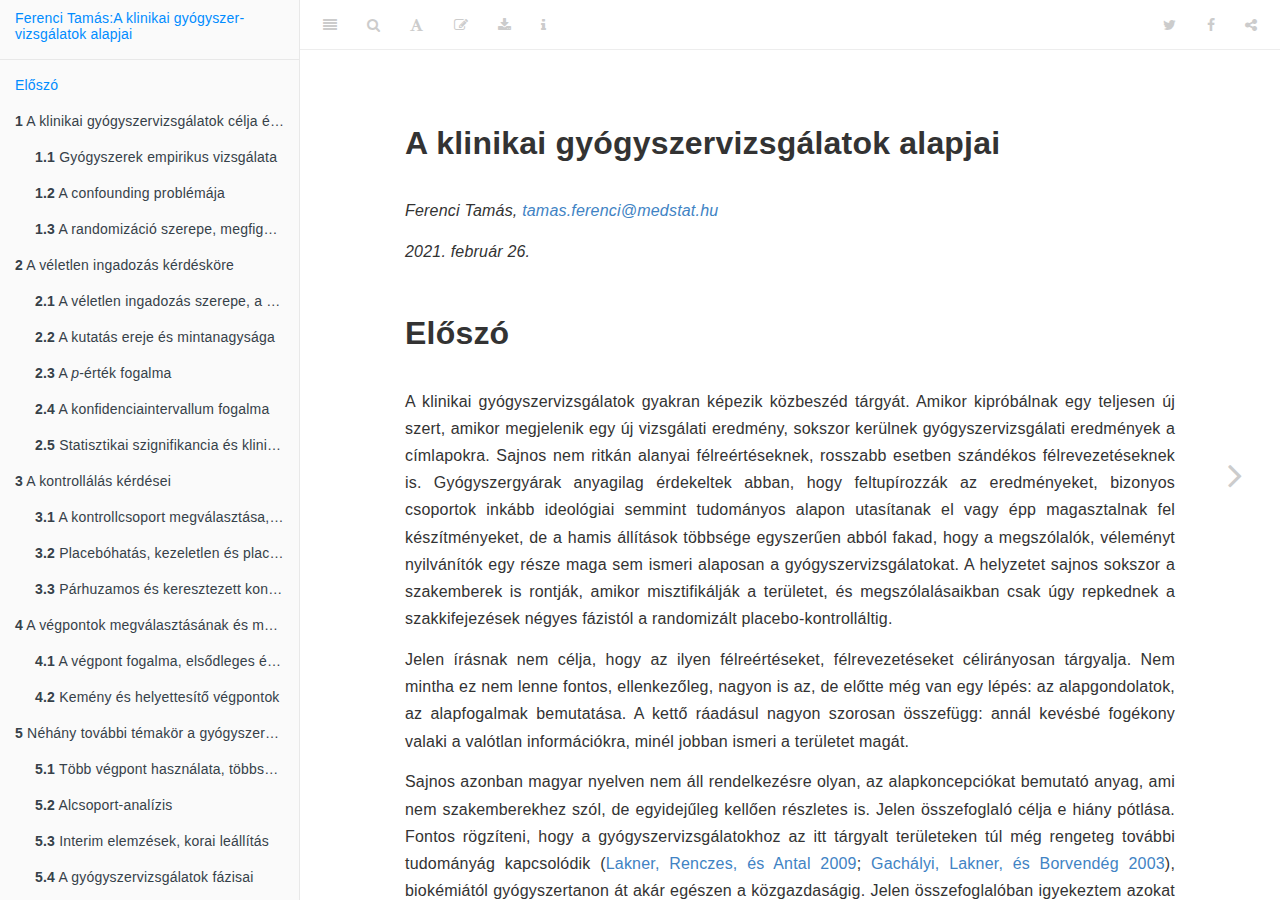
<file: docs/index.html>
<!DOCTYPE html>
<html lang="hu-HU" xml:lang="hu-HU">
<head>

  <meta charset="utf-8" />
  <meta http-equiv="X-UA-Compatible" content="IE=edge" />
  <title>A klinikai gyógyszervizsgálatok alapjai</title>
  <meta name="description" content="Nem szakembereknek szóló, minden orvosi és statisztikai előismeret nélkül is olvasható összefoglaló, amely bemutatja a klinikai gyógyszervizsgálatok értelmét, logikáját, megtervezésük és kiértékelésük alapjait." />
  <meta name="generator" content="bookdown 0.21 and GitBook 2.6.7" />

  <meta property="og:title" content="A klinikai gyógyszervizsgálatok alapjai" />
  <meta property="og:type" content="book" />
  <meta property="og:url" content="https://tamas-ferenci.github.io/FerenciTamas_AKlinikaiGyogyszervizsgalatokAlapjai/" />
  
  <meta property="og:description" content="Nem szakembereknek szóló, minden orvosi és statisztikai előismeret nélkül is olvasható összefoglaló, amely bemutatja a klinikai gyógyszervizsgálatok értelmét, logikáját, megtervezésük és kiértékelésük alapjait." />
  <meta name="github-repo" content="tamas-ferenci/FerenciTamas_AKlinikaiGyogyszervizsgalatokAlapjai" />

  <meta name="twitter:card" content="summary" />
  <meta name="twitter:title" content="A klinikai gyógyszervizsgálatok alapjai" />
  
  <meta name="twitter:description" content="Nem szakembereknek szóló, minden orvosi és statisztikai előismeret nélkül is olvasható összefoglaló, amely bemutatja a klinikai gyógyszervizsgálatok értelmét, logikáját, megtervezésük és kiértékelésük alapjait." />
  

<meta name="author" content="Ferenci Tamás, tamas.ferenci@medstat.hu" />



  <meta name="viewport" content="width=device-width, initial-scale=1" />
  <meta name="apple-mobile-web-app-capable" content="yes" />
  <meta name="apple-mobile-web-app-status-bar-style" content="black" />
  
  

<link rel="next" href="a-klinikai-gyógyszervizsgálatok-célja-és-módszerei.html"/>
<script src="libs/header-attrs-2.7/header-attrs.js"></script>
<script src="libs/jquery-2.2.3/jquery.min.js"></script>
<link href="libs/gitbook-2.6.7/css/style.css" rel="stylesheet" />
<link href="libs/gitbook-2.6.7/css/plugin-table.css" rel="stylesheet" />
<link href="libs/gitbook-2.6.7/css/plugin-bookdown.css" rel="stylesheet" />
<link href="libs/gitbook-2.6.7/css/plugin-highlight.css" rel="stylesheet" />
<link href="libs/gitbook-2.6.7/css/plugin-search.css" rel="stylesheet" />
<link href="libs/gitbook-2.6.7/css/plugin-fontsettings.css" rel="stylesheet" />
<link href="libs/gitbook-2.6.7/css/plugin-clipboard.css" rel="stylesheet" />









<!-- Global site tag (gtag.js) - Google Analytics -->
<script async src="https://www.googletagmanager.com/gtag/js?id=UA-19799395-2"></script>
<script>
  window.dataLayer = window.dataLayer || [];
  function gtag(){dataLayer.push(arguments);}
  gtag('js', new Date());

  gtag('config', 'UA-19799395-2');
</script>



<link rel="stylesheet" href="style.css" type="text/css" />
</head>

<body>



  <div class="book without-animation with-summary font-size-2 font-family-1" data-basepath=".">

    <div class="book-summary">
      <nav role="navigation">

<ul class="summary">
<li><a href="./">Ferenci Tamás:A klinikai gyógyszer-<br>vizsgálatok alapjai</a></li>

<li class="divider"></li>
<li class="chapter" data-level="" data-path="index.html"><a href="index.html"><i class="fa fa-check"></i>Előszó</a></li>
<li class="chapter" data-level="1" data-path="a-klinikai-gyógyszervizsgálatok-célja-és-módszerei.html"><a href="a-klinikai-gyógyszervizsgálatok-célja-és-módszerei.html"><i class="fa fa-check"></i><b>1</b> A klinikai gyógyszervizsgálatok célja és módszerei</a>
<ul>
<li class="chapter" data-level="1.1" data-path="a-klinikai-gyógyszervizsgálatok-célja-és-módszerei.html"><a href="a-klinikai-gyógyszervizsgálatok-célja-és-módszerei.html#gyógyszerek-empirikus-vizsgálata"><i class="fa fa-check"></i><b>1.1</b> Gyógyszerek empirikus vizsgálata</a></li>
<li class="chapter" data-level="1.2" data-path="a-klinikai-gyógyszervizsgálatok-célja-és-módszerei.html"><a href="a-klinikai-gyógyszervizsgálatok-célja-és-módszerei.html#a-confounding-problémája"><i class="fa fa-check"></i><b>1.2</b> A confounding problémája</a></li>
<li class="chapter" data-level="1.3" data-path="a-klinikai-gyógyszervizsgálatok-célja-és-módszerei.html"><a href="a-klinikai-gyógyszervizsgálatok-célja-és-módszerei.html#a-randomizáció-szerepe-megfigyeléses-és-kísérletes-vizsgálatok"><i class="fa fa-check"></i><b>1.3</b> A randomizáció szerepe, megfigyeléses és kísérletes vizsgálatok</a></li>
</ul></li>
<li class="chapter" data-level="2" data-path="a-véletlen-ingadozás-kérdésköre.html"><a href="a-véletlen-ingadozás-kérdésköre.html"><i class="fa fa-check"></i><b>2</b> A véletlen ingadozás kérdésköre</a>
<ul>
<li class="chapter" data-level="2.1" data-path="a-véletlen-ingadozás-kérdésköre.html"><a href="a-véletlen-ingadozás-kérdésköre.html#a-véletlen-ingadozás-szerepe-a-gyógyszer-hatásának-statisztikai-szignifikanciája"><i class="fa fa-check"></i><b>2.1</b> A véletlen ingadozás szerepe, a gyógyszer hatásának statisztikai szignifikanciája</a></li>
<li class="chapter" data-level="2.2" data-path="a-véletlen-ingadozás-kérdésköre.html"><a href="a-véletlen-ingadozás-kérdésköre.html#a-kutatás-ereje-és-mintanagysága"><i class="fa fa-check"></i><b>2.2</b> A kutatás ereje és mintanagysága</a></li>
<li class="chapter" data-level="2.3" data-path="a-véletlen-ingadozás-kérdésköre.html"><a href="a-véletlen-ingadozás-kérdésköre.html#a-p-érték-fogalma"><i class="fa fa-check"></i><b>2.3</b> A <em>p</em>-érték fogalma</a></li>
<li class="chapter" data-level="2.4" data-path="a-véletlen-ingadozás-kérdésköre.html"><a href="a-véletlen-ingadozás-kérdésköre.html#a-konfidenciaintervallum-fogalma"><i class="fa fa-check"></i><b>2.4</b> A konfidenciaintervallum fogalma</a></li>
<li class="chapter" data-level="2.5" data-path="a-véletlen-ingadozás-kérdésköre.html"><a href="a-véletlen-ingadozás-kérdésköre.html#statisztikai-szignifikancia-és-klinikai-relevancia"><i class="fa fa-check"></i><b>2.5</b> Statisztikai szignifikancia és klinikai relevancia</a></li>
</ul></li>
<li class="chapter" data-level="3" data-path="a-kontrollálás-kérdései.html"><a href="a-kontrollálás-kérdései.html"><i class="fa fa-check"></i><b>3</b> A kontrollálás kérdései</a>
<ul>
<li class="chapter" data-level="3.1" data-path="a-kontrollálás-kérdései.html"><a href="a-kontrollálás-kérdései.html#a-kontrollcsoport-megválasztása-aktív-kontroll"><i class="fa fa-check"></i><b>3.1</b> A kontrollcsoport megválasztása, aktív kontroll</a></li>
<li class="chapter" data-level="3.2" data-path="a-kontrollálás-kérdései.html"><a href="a-kontrollálás-kérdései.html#placebóhatás-kezeletlen-és-placebo-kontroll-a-kezelés-maszkolása"><i class="fa fa-check"></i><b>3.2</b> Placebóhatás, kezeletlen és placebo kontroll, a kezelés maszkolása</a></li>
<li class="chapter" data-level="3.3" data-path="a-kontrollálás-kérdései.html"><a href="a-kontrollálás-kérdései.html#párhuzamos-és-keresztezett-kontroll"><i class="fa fa-check"></i><b>3.3</b> Párhuzamos és keresztezett kontroll</a></li>
</ul></li>
<li class="chapter" data-level="4" data-path="a-végpontok-megválasztásának-és-mérésének-kérdései.html"><a href="a-végpontok-megválasztásának-és-mérésének-kérdései.html"><i class="fa fa-check"></i><b>4</b> A végpontok megválasztásának és mérésének kérdései</a>
<ul>
<li class="chapter" data-level="4.1" data-path="a-végpontok-megválasztásának-és-mérésének-kérdései.html"><a href="a-végpontok-megválasztásának-és-mérésének-kérdései.html#a-végpont-fogalma-elsődleges-és-másodlagos-végpontok"><i class="fa fa-check"></i><b>4.1</b> A végpont fogalma, elsődleges és másodlagos végpontok</a></li>
<li class="chapter" data-level="4.2" data-path="a-végpontok-megválasztásának-és-mérésének-kérdései.html"><a href="a-végpontok-megválasztásának-és-mérésének-kérdései.html#kemény-és-helyettesítő-végpontok"><i class="fa fa-check"></i><b>4.2</b> Kemény és helyettesítő végpontok</a></li>
</ul></li>
<li class="chapter" data-level="5" data-path="néhány-további-témakör-a-gyógyszervizsgálatok-témájából.html"><a href="néhány-további-témakör-a-gyógyszervizsgálatok-témájából.html"><i class="fa fa-check"></i><b>5</b> Néhány további témakör a gyógyszervizsgálatok témájából</a>
<ul>
<li class="chapter" data-level="5.1" data-path="néhány-további-témakör-a-gyógyszervizsgálatok-témájából.html"><a href="néhány-további-témakör-a-gyógyszervizsgálatok-témájából.html#több-végpont-használata-többszörös-összehasonlítások-helyzete"><i class="fa fa-check"></i><b>5.1</b> Több végpont használata, többszörös összehasonlítások helyzete</a></li>
<li class="chapter" data-level="5.2" data-path="néhány-további-témakör-a-gyógyszervizsgálatok-témájából.html"><a href="néhány-további-témakör-a-gyógyszervizsgálatok-témájából.html#alcsoport-analízis"><i class="fa fa-check"></i><b>5.2</b> Alcsoport-analízis</a></li>
<li class="chapter" data-level="5.3" data-path="néhány-további-témakör-a-gyógyszervizsgálatok-témájából.html"><a href="néhány-további-témakör-a-gyógyszervizsgálatok-témájából.html#interim-elemzések-korai-leállítás"><i class="fa fa-check"></i><b>5.3</b> Interim elemzések, korai leállítás</a></li>
<li class="chapter" data-level="5.4" data-path="néhány-további-témakör-a-gyógyszervizsgálatok-témájából.html"><a href="néhány-további-témakör-a-gyógyszervizsgálatok-témájából.html#a-gyógyszervizsgálatok-fázisai"><i class="fa fa-check"></i><b>5.4</b> A gyógyszervizsgálatok fázisai</a></li>
<li class="chapter" data-level="5.5" data-path="néhány-további-témakör-a-gyógyszervizsgálatok-témájából.html"><a href="néhány-további-témakör-a-gyógyszervizsgálatok-témájából.html#a-bizonyítékok-összessége-szemlélet"><i class="fa fa-check"></i><b>5.5</b> A bizonyítékok összessége szemlélet</a></li>
</ul></li>
<li class="chapter" data-level="" data-path="hivatkozások.html"><a href="hivatkozások.html"><i class="fa fa-check"></i>Hivatkozások</a></li>
<li class="divider"></li>
<li><a href="http://www.medstat.hu/" target="blank">http://www.medstat.hu/</a></li>

</ul>

      </nav>
    </div>

    <div class="book-body">
      <div class="body-inner">
        <div class="book-header" role="navigation">
          <h1>
            <i class="fa fa-circle-o-notch fa-spin"></i><a href="./">A klinikai gyógyszervizsgálatok alapjai</a>
          </h1>
        </div>

        <div class="page-wrapper" tabindex="-1" role="main">
          <div class="page-inner">

            <section class="normal" id="section-">
<div id="header">
<h1 class="title">A klinikai gyógyszervizsgálatok alapjai</h1>
<p class="author"><em>Ferenci Tamás, <a href="mailto:tamas.ferenci@medstat.hu" class="email">tamas.ferenci@medstat.hu</a></em></p>
<p class="date"><em>2021. február 26.</em></p>
</div>
<div id="előszó" class="section level1 unnumbered">
<h1>Előszó</h1>
<p>A klinikai gyógyszervizsgálatok gyakran képezik közbeszéd tárgyát. Amikor kipróbálnak egy teljesen új szert, amikor megjelenik egy új vizsgálati eredmény, sokszor kerülnek gyógyszervizsgálati eredmények a címlapokra. Sajnos nem ritkán alanyai félreértéseknek, rosszabb esetben szándékos félrevezetéseknek is. Gyógyszergyárak anyagilag érdekeltek abban, hogy feltupírozzák az eredményeket, bizonyos csoportok inkább ideológiai semmint tudományos alapon utasítanak el vagy épp magasztalnak fel készítményeket, de a hamis állítások többsége egyszerűen abból fakad, hogy a megszólalók, véleményt nyilvánítók egy része maga sem ismeri alaposan a gyógyszervizsgálatokat. A helyzetet sajnos sokszor a szakemberek is rontják, amikor misztifikálják a területet, és megszólalásaikban csak úgy repkednek a szakkifejezések négyes fázistól a randomizált placebo-kontrolláltig.</p>
<p>Jelen írásnak nem célja, hogy az ilyen félreértéseket, félrevezetéseket célirányosan tárgyalja. Nem mintha ez nem lenne fontos, ellenkezőleg, nagyon is az, de előtte még van egy lépés: az alapgondolatok, az alapfogalmak bemutatása. A kettő ráadásul nagyon szorosan összefügg: annál kevésbé fogékony valaki a valótlan információkra, minél jobban ismeri a területet magát.</p>
<p>Sajnos azonban magyar nyelven nem áll rendelkezésre olyan, az alapkoncepciókat bemutató anyag, ami nem szakemberekhez szól, de egyidejűleg kellően részletes is. Jelen összefoglaló célja e hiány pótlása. Fontos rögzíteni, hogy a gyógyszervizsgálatokhoz az itt tárgyalt területeken túl még rengeteg további tudományág kapcsolódik <span class="citation">(<a href="hivatkozások.html#ref-lakner2009" role="doc-biblioref">Lakner, Renczes, és Antal 2009</a>; <a href="hivatkozások.html#ref-gachalyi2003" role="doc-biblioref">Gachályi, Lakner, és Borvendég 2003</a>)</span>, biokémiától gyógyszertanon át akár egészen a közgazdaságig. Jelen összefoglalóban igyekeztem azokat a területeket kihagyni, melyek a gyógyszerfejlesztésben résztvevők számára fontosak, és azokra a kérdésekre fókuszálni, melyek a gyógyszervizsgálatok eredményeit olvasók számára lényegesek.</p>
<p>Nem szeretnék zsákbamacskát árulni: ez nem egy 5 perces olvasmány. Nem tudom megígérni, hogy nem igényel energiát végigolvasni, de meg tudom ígérni, hogy ezen kívül mást nem igényel: nem kell hozzá orvosi ismeret, nem kell hozzá statisztikatudás, nem lesznek képletek és szakkifejezések.</p>
<p>Reménykedem abban, hogy emiatt hasznos olvasmány lesz mindazoknak, akik szeretnék megérteni, hogy a gyógyszervizsgálati eredmények mit jelentenek, és hogyan kell őket értelmezni. Legyenek érdeklődő laikusok, akik szeretnék megérteni, hogy mit olvastak az újságban, nem ezzel a területtel foglalkozó egészségügyisek, akiknek már homályosak az idevágó iskolai emlékei, vagy éppen újságírók, akik szeretnének hitelesen beszámolni az olvasóknak. Ezek az eredmények sokszor nagyon is közvetlen hatással vannak életünkre, egészségünkre, így rendkívül fontos, hogy minél többen értsék, hogy mit jelentenek a számok, fogalmak, következtetések.</p>
<p>Minden észrevételt, javaslatot, kritikát örömmel várok a <a href="tamas.ferenci@medstat.hu">tamas.ferenci@medstat.hu</a> email-címen!</p>
<p>A kézirathoz fűzött észrevételekért, gondos átolvasásért és javításokért szeretném köszönetemet kifejezni (alfabetikus sorrendben) Gombos Tímeának, Lakos Andrásnak, Molnár Márknak és Singer Júliának. Természetesen minden megmaradt hiba engem terhel.</p>

</div>
<!-- Default Statcounter code for Ferenci Tamás
elektronikus jegy https://tamas-ferenci.github.io/ -->
<script type="text/javascript">
var sc_project=12422840; 
var sc_invisible=1; 
var sc_security="d32cce24"; 
</script>
<script type="text/javascript"
src="https://www.statcounter.com/counter/counter.js"
async></script>
<noscript><div class="statcounter"><a title="látogató
számláló" href="https://www.statcounter.hu/"
target="_blank"><img class="statcounter"
src="https://c.statcounter.com/12422840/0/d32cce24/1/"
alt="látogató számláló"></a></div></noscript>
<!-- End of Statcounter Code -->
            </section>

          </div>
        </div>
      </div>

<a href="a-klinikai-gyógyszervizsgálatok-célja-és-módszerei.html" class="navigation navigation-next navigation-unique" aria-label="Next page"><i class="fa fa-angle-right"></i></a>
    </div>
  </div>
<script src="libs/gitbook-2.6.7/js/app.min.js"></script>
<script src="libs/gitbook-2.6.7/js/lunr.js"></script>
<script src="libs/gitbook-2.6.7/js/clipboard.min.js"></script>
<script src="libs/gitbook-2.6.7/js/plugin-search.js"></script>
<script src="libs/gitbook-2.6.7/js/plugin-sharing.js"></script>
<script src="libs/gitbook-2.6.7/js/plugin-fontsettings.js"></script>
<script src="libs/gitbook-2.6.7/js/plugin-bookdown.js"></script>
<script src="libs/gitbook-2.6.7/js/jquery.highlight.js"></script>
<script src="libs/gitbook-2.6.7/js/plugin-clipboard.js"></script>
<script>
gitbook.require(["gitbook"], function(gitbook) {
gitbook.start({
"sharing": {
"github": false,
"facebook": true,
"twitter": true,
"linkedin": false,
"weibo": false,
"instapaper": false,
"vk": false,
"all": ["facebook", "twitter", "linkedin", "weibo", "instapaper"]
},
"fontsettings": {
"theme": "white",
"family": "sans",
"size": 2
},
"edit": {
"link": "https://github.com/tamas-ferenci/FerenciTamas_AKlinikaiGyogyszervizsgalatokAlapjai/edit/master/index.Rmd",
"text": "Szerkesztés"
},
"history": {
"link": null,
"text": null
},
"view": {
"link": null,
"text": null
},
"download": ["FerenciTamas_AKlinikaiGyogyszervizsgalatokAlapjai.pdf", "FerenciTamas_AKlinikaiGyogyszervizsgalatokAlapjai.epub"],
"toc": {
"collapse": "subsection"
}
});
});
</script>

<!-- dynamically load mathjax for compatibility with self-contained -->
<script>
  (function () {
    var script = document.createElement("script");
    script.type = "text/javascript";
    var src = "true";
    if (src === "" || src === "true") src = "https://mathjax.rstudio.com/latest/MathJax.js?config=TeX-MML-AM_CHTML";
    if (location.protocol !== "file:")
      if (/^https?:/.test(src))
        src = src.replace(/^https?:/, '');
    script.src = src;
    document.getElementsByTagName("head")[0].appendChild(script);
  })();
</script>
</body>

</html>
</file>
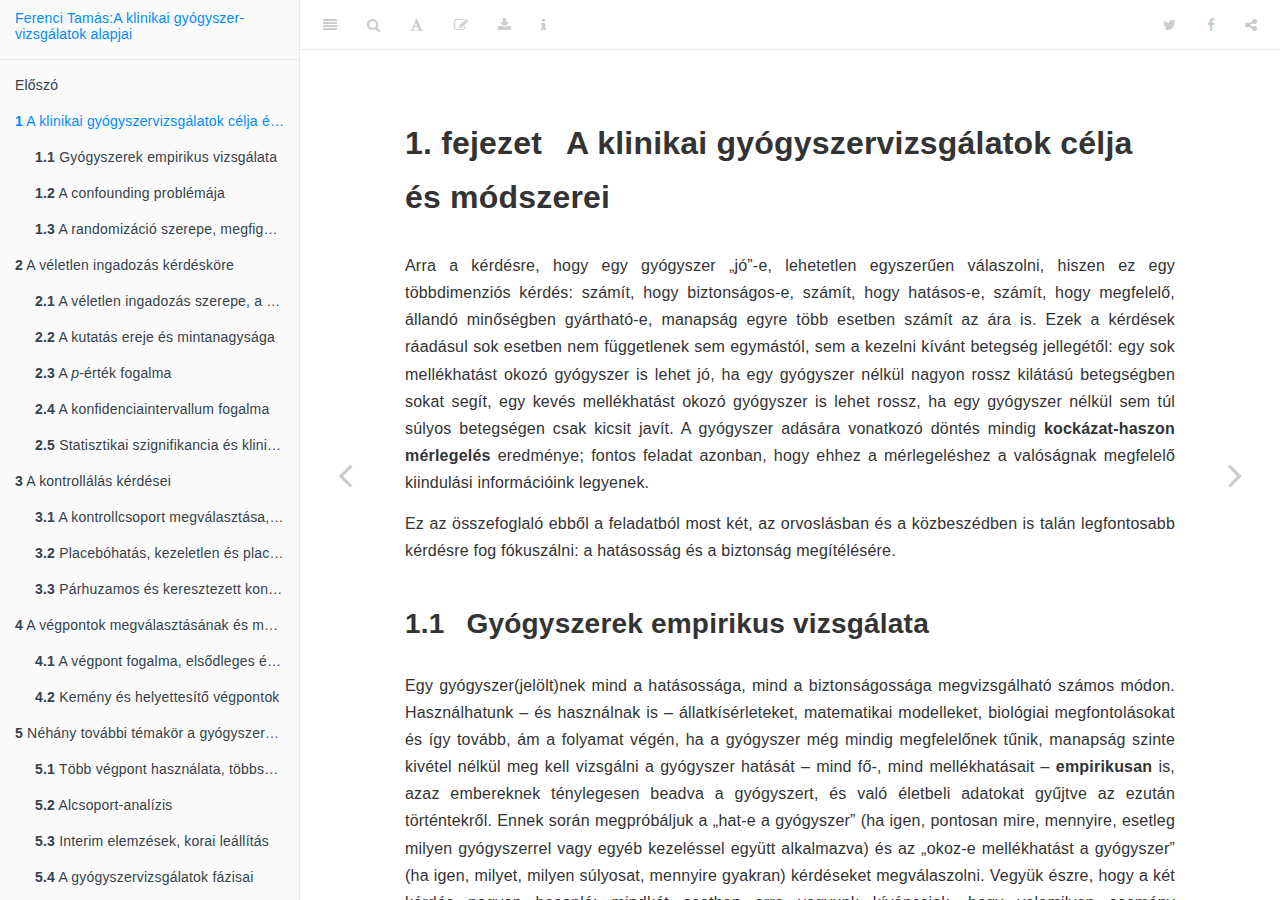
<file: docs/a-klinikai-gyógyszervizsgálatok-célja-és-módszerei.html>
<!DOCTYPE html>
<html lang="hu-HU" xml:lang="hu-HU">
<head>

  <meta charset="utf-8" />
  <meta http-equiv="X-UA-Compatible" content="IE=edge" />
  <title>1. fejezet A klinikai gyógyszervizsgálatok célja és módszerei | A klinikai gyógyszervizsgálatok alapjai</title>
  <meta name="description" content="Nem szakembereknek szóló, minden orvosi és statisztikai előismeret nélkül is olvasható összefoglaló, amely bemutatja a klinikai gyógyszervizsgálatok értelmét, logikáját, megtervezésük és kiértékelésük alapjait." />
  <meta name="generator" content="bookdown 0.21 and GitBook 2.6.7" />

  <meta property="og:title" content="1. fejezet A klinikai gyógyszervizsgálatok célja és módszerei | A klinikai gyógyszervizsgálatok alapjai" />
  <meta property="og:type" content="book" />
  <meta property="og:url" content="https://tamas-ferenci.github.io/FerenciTamas_AKlinikaiGyogyszervizsgalatokAlapjai/" />
  
  <meta property="og:description" content="Nem szakembereknek szóló, minden orvosi és statisztikai előismeret nélkül is olvasható összefoglaló, amely bemutatja a klinikai gyógyszervizsgálatok értelmét, logikáját, megtervezésük és kiértékelésük alapjait." />
  <meta name="github-repo" content="tamas-ferenci/FerenciTamas_AKlinikaiGyogyszervizsgalatokAlapjai" />

  <meta name="twitter:card" content="summary" />
  <meta name="twitter:title" content="1. fejezet A klinikai gyógyszervizsgálatok célja és módszerei | A klinikai gyógyszervizsgálatok alapjai" />
  
  <meta name="twitter:description" content="Nem szakembereknek szóló, minden orvosi és statisztikai előismeret nélkül is olvasható összefoglaló, amely bemutatja a klinikai gyógyszervizsgálatok értelmét, logikáját, megtervezésük és kiértékelésük alapjait." />
  

<meta name="author" content="Ferenci Tamás, tamas.ferenci@medstat.hu" />



  <meta name="viewport" content="width=device-width, initial-scale=1" />
  <meta name="apple-mobile-web-app-capable" content="yes" />
  <meta name="apple-mobile-web-app-status-bar-style" content="black" />
  
  
<link rel="prev" href="index.html"/>
<link rel="next" href="a-véletlen-ingadozás-kérdésköre.html"/>
<script src="libs/header-attrs-2.7/header-attrs.js"></script>
<script src="libs/jquery-2.2.3/jquery.min.js"></script>
<link href="libs/gitbook-2.6.7/css/style.css" rel="stylesheet" />
<link href="libs/gitbook-2.6.7/css/plugin-table.css" rel="stylesheet" />
<link href="libs/gitbook-2.6.7/css/plugin-bookdown.css" rel="stylesheet" />
<link href="libs/gitbook-2.6.7/css/plugin-highlight.css" rel="stylesheet" />
<link href="libs/gitbook-2.6.7/css/plugin-search.css" rel="stylesheet" />
<link href="libs/gitbook-2.6.7/css/plugin-fontsettings.css" rel="stylesheet" />
<link href="libs/gitbook-2.6.7/css/plugin-clipboard.css" rel="stylesheet" />









<!-- Global site tag (gtag.js) - Google Analytics -->
<script async src="https://www.googletagmanager.com/gtag/js?id=UA-19799395-2"></script>
<script>
  window.dataLayer = window.dataLayer || [];
  function gtag(){dataLayer.push(arguments);}
  gtag('js', new Date());

  gtag('config', 'UA-19799395-2');
</script>



<link rel="stylesheet" href="style.css" type="text/css" />
</head>

<body>



  <div class="book without-animation with-summary font-size-2 font-family-1" data-basepath=".">

    <div class="book-summary">
      <nav role="navigation">

<ul class="summary">
<li><a href="./">Ferenci Tamás:A klinikai gyógyszer-<br>vizsgálatok alapjai</a></li>

<li class="divider"></li>
<li class="chapter" data-level="" data-path="index.html"><a href="index.html"><i class="fa fa-check"></i>Előszó</a></li>
<li class="chapter" data-level="1" data-path="a-klinikai-gyógyszervizsgálatok-célja-és-módszerei.html"><a href="a-klinikai-gyógyszervizsgálatok-célja-és-módszerei.html"><i class="fa fa-check"></i><b>1</b> A klinikai gyógyszervizsgálatok célja és módszerei</a>
<ul>
<li class="chapter" data-level="1.1" data-path="a-klinikai-gyógyszervizsgálatok-célja-és-módszerei.html"><a href="a-klinikai-gyógyszervizsgálatok-célja-és-módszerei.html#gyógyszerek-empirikus-vizsgálata"><i class="fa fa-check"></i><b>1.1</b> Gyógyszerek empirikus vizsgálata</a></li>
<li class="chapter" data-level="1.2" data-path="a-klinikai-gyógyszervizsgálatok-célja-és-módszerei.html"><a href="a-klinikai-gyógyszervizsgálatok-célja-és-módszerei.html#a-confounding-problémája"><i class="fa fa-check"></i><b>1.2</b> A confounding problémája</a></li>
<li class="chapter" data-level="1.3" data-path="a-klinikai-gyógyszervizsgálatok-célja-és-módszerei.html"><a href="a-klinikai-gyógyszervizsgálatok-célja-és-módszerei.html#a-randomizáció-szerepe-megfigyeléses-és-kísérletes-vizsgálatok"><i class="fa fa-check"></i><b>1.3</b> A randomizáció szerepe, megfigyeléses és kísérletes vizsgálatok</a></li>
</ul></li>
<li class="chapter" data-level="2" data-path="a-véletlen-ingadozás-kérdésköre.html"><a href="a-véletlen-ingadozás-kérdésköre.html"><i class="fa fa-check"></i><b>2</b> A véletlen ingadozás kérdésköre</a>
<ul>
<li class="chapter" data-level="2.1" data-path="a-véletlen-ingadozás-kérdésköre.html"><a href="a-véletlen-ingadozás-kérdésköre.html#a-véletlen-ingadozás-szerepe-a-gyógyszer-hatásának-statisztikai-szignifikanciája"><i class="fa fa-check"></i><b>2.1</b> A véletlen ingadozás szerepe, a gyógyszer hatásának statisztikai szignifikanciája</a></li>
<li class="chapter" data-level="2.2" data-path="a-véletlen-ingadozás-kérdésköre.html"><a href="a-véletlen-ingadozás-kérdésköre.html#a-kutatás-ereje-és-mintanagysága"><i class="fa fa-check"></i><b>2.2</b> A kutatás ereje és mintanagysága</a></li>
<li class="chapter" data-level="2.3" data-path="a-véletlen-ingadozás-kérdésköre.html"><a href="a-véletlen-ingadozás-kérdésköre.html#a-p-érték-fogalma"><i class="fa fa-check"></i><b>2.3</b> A <em>p</em>-érték fogalma</a></li>
<li class="chapter" data-level="2.4" data-path="a-véletlen-ingadozás-kérdésköre.html"><a href="a-véletlen-ingadozás-kérdésköre.html#a-konfidenciaintervallum-fogalma"><i class="fa fa-check"></i><b>2.4</b> A konfidenciaintervallum fogalma</a></li>
<li class="chapter" data-level="2.5" data-path="a-véletlen-ingadozás-kérdésköre.html"><a href="a-véletlen-ingadozás-kérdésköre.html#statisztikai-szignifikancia-és-klinikai-relevancia"><i class="fa fa-check"></i><b>2.5</b> Statisztikai szignifikancia és klinikai relevancia</a></li>
</ul></li>
<li class="chapter" data-level="3" data-path="a-kontrollálás-kérdései.html"><a href="a-kontrollálás-kérdései.html"><i class="fa fa-check"></i><b>3</b> A kontrollálás kérdései</a>
<ul>
<li class="chapter" data-level="3.1" data-path="a-kontrollálás-kérdései.html"><a href="a-kontrollálás-kérdései.html#a-kontrollcsoport-megválasztása-aktív-kontroll"><i class="fa fa-check"></i><b>3.1</b> A kontrollcsoport megválasztása, aktív kontroll</a></li>
<li class="chapter" data-level="3.2" data-path="a-kontrollálás-kérdései.html"><a href="a-kontrollálás-kérdései.html#placebóhatás-kezeletlen-és-placebo-kontroll-a-kezelés-maszkolása"><i class="fa fa-check"></i><b>3.2</b> Placebóhatás, kezeletlen és placebo kontroll, a kezelés maszkolása</a></li>
<li class="chapter" data-level="3.3" data-path="a-kontrollálás-kérdései.html"><a href="a-kontrollálás-kérdései.html#párhuzamos-és-keresztezett-kontroll"><i class="fa fa-check"></i><b>3.3</b> Párhuzamos és keresztezett kontroll</a></li>
</ul></li>
<li class="chapter" data-level="4" data-path="a-végpontok-megválasztásának-és-mérésének-kérdései.html"><a href="a-végpontok-megválasztásának-és-mérésének-kérdései.html"><i class="fa fa-check"></i><b>4</b> A végpontok megválasztásának és mérésének kérdései</a>
<ul>
<li class="chapter" data-level="4.1" data-path="a-végpontok-megválasztásának-és-mérésének-kérdései.html"><a href="a-végpontok-megválasztásának-és-mérésének-kérdései.html#a-végpont-fogalma-elsődleges-és-másodlagos-végpontok"><i class="fa fa-check"></i><b>4.1</b> A végpont fogalma, elsődleges és másodlagos végpontok</a></li>
<li class="chapter" data-level="4.2" data-path="a-végpontok-megválasztásának-és-mérésének-kérdései.html"><a href="a-végpontok-megválasztásának-és-mérésének-kérdései.html#kemény-és-helyettesítő-végpontok"><i class="fa fa-check"></i><b>4.2</b> Kemény és helyettesítő végpontok</a></li>
</ul></li>
<li class="chapter" data-level="5" data-path="néhány-további-témakör-a-gyógyszervizsgálatok-témájából.html"><a href="néhány-további-témakör-a-gyógyszervizsgálatok-témájából.html"><i class="fa fa-check"></i><b>5</b> Néhány további témakör a gyógyszervizsgálatok témájából</a>
<ul>
<li class="chapter" data-level="5.1" data-path="néhány-további-témakör-a-gyógyszervizsgálatok-témájából.html"><a href="néhány-további-témakör-a-gyógyszervizsgálatok-témájából.html#több-végpont-használata-többszörös-összehasonlítások-helyzete"><i class="fa fa-check"></i><b>5.1</b> Több végpont használata, többszörös összehasonlítások helyzete</a></li>
<li class="chapter" data-level="5.2" data-path="néhány-további-témakör-a-gyógyszervizsgálatok-témájából.html"><a href="néhány-további-témakör-a-gyógyszervizsgálatok-témájából.html#alcsoport-analízis"><i class="fa fa-check"></i><b>5.2</b> Alcsoport-analízis</a></li>
<li class="chapter" data-level="5.3" data-path="néhány-további-témakör-a-gyógyszervizsgálatok-témájából.html"><a href="néhány-további-témakör-a-gyógyszervizsgálatok-témájából.html#interim-elemzések-korai-leállítás"><i class="fa fa-check"></i><b>5.3</b> Interim elemzések, korai leállítás</a></li>
<li class="chapter" data-level="5.4" data-path="néhány-további-témakör-a-gyógyszervizsgálatok-témájából.html"><a href="néhány-további-témakör-a-gyógyszervizsgálatok-témájából.html#a-gyógyszervizsgálatok-fázisai"><i class="fa fa-check"></i><b>5.4</b> A gyógyszervizsgálatok fázisai</a></li>
<li class="chapter" data-level="5.5" data-path="néhány-további-témakör-a-gyógyszervizsgálatok-témájából.html"><a href="néhány-további-témakör-a-gyógyszervizsgálatok-témájából.html#a-bizonyítékok-összessége-szemlélet"><i class="fa fa-check"></i><b>5.5</b> A bizonyítékok összessége szemlélet</a></li>
</ul></li>
<li class="chapter" data-level="" data-path="hivatkozások.html"><a href="hivatkozások.html"><i class="fa fa-check"></i>Hivatkozások</a></li>
<li class="divider"></li>
<li><a href="http://www.medstat.hu/" target="blank">http://www.medstat.hu/</a></li>

</ul>

      </nav>
    </div>

    <div class="book-body">
      <div class="body-inner">
        <div class="book-header" role="navigation">
          <h1>
            <i class="fa fa-circle-o-notch fa-spin"></i><a href="./">A klinikai gyógyszervizsgálatok alapjai</a>
          </h1>
        </div>

        <div class="page-wrapper" tabindex="-1" role="main">
          <div class="page-inner">

            <section class="normal" id="section-">
<div id="a-klinikai-gyógyszervizsgálatok-célja-és-módszerei" class="section level1" number="1">
<h1><span class="header-section-number">1. fejezet</span> A klinikai gyógyszervizsgálatok célja és módszerei</h1>
<p>Arra a kérdésre, hogy egy gyógyszer „jó”-e, lehetetlen egyszerűen válaszolni, hiszen ez egy többdimenziós kérdés: számít, hogy biztonságos-e, számít, hogy hatásos-e, számít, hogy megfelelő, állandó minőségben gyártható-e, manapság egyre több esetben számít az ára is. Ezek a kérdések ráadásul sok esetben nem függetlenek sem egymástól, sem a kezelni kívánt betegség jellegétől: egy sok mellékhatást okozó gyógyszer is lehet jó, ha egy gyógyszer nélkül nagyon rossz kilátású betegségben sokat segít, egy kevés mellékhatást okozó gyógyszer is lehet rossz, ha egy gyógyszer nélkül sem túl súlyos betegségen csak kicsit javít. A gyógyszer adására vonatkozó döntés mindig <strong>kockázat-haszon mérlegelés</strong> eredménye; fontos feladat azonban, hogy ehhez a mérlegeléshez a valóságnak megfelelő kiindulási információink legyenek.</p>
<p>Ez az összefoglaló ebből a feladatból most két, az orvoslásban és a közbeszédben is talán legfontosabb kérdésre fog fókuszálni: a hatásosság és a biztonság megítélésére.</p>
<div id="gyógyszerek-empirikus-vizsgálata" class="section level2" number="1.1">
<h2><span class="header-section-number">1.1</span> Gyógyszerek empirikus vizsgálata</h2>
<p>Egy gyógyszer(jelölt)nek mind a hatásossága, mind a biztonságossága megvizsgálható számos módon. Használhatunk – és használnak is – állatkísérleteket, matematikai modelleket, biológiai megfontolásokat és így tovább, ám a folyamat végén, ha a gyógyszer még mindig megfelelőnek tűnik, manapság szinte kivétel nélkül meg kell vizsgálni a gyógyszer hatását – mind fő-, mind mellékhatásait – <strong>empirikusan</strong> is, azaz embereknek ténylegesen beadva a gyógyszert, és való életbeli adatokat gyűjtve az ezután történtekről. Ennek során megpróbáljuk a „hat-e a gyógyszer” (ha igen, pontosan mire, mennyire, esetleg milyen gyógyszerrel vagy egyéb kezeléssel együtt alkalmazva) és az „okoz-e mellékhatást a gyógyszer” (ha igen, milyet, milyen súlyosat, mennyire gyakran) kérdéseket megválaszolni. Vegyük észre, hogy a két kérdés nagyon hasonló: mindkét esetben arra vagyunk kíváncsiak, hogy valamilyen esemény előfordulásának a valószínűségét megnöveli-e a gyógyszeres kezelés (csak épp az egyik esetben ez egy pozitív, a másikban egy negatív jellegű esemény). Azt gondolhatnánk, hogy a kérdés nem nehéz, hiszen az előfordulási valószínűséget tudjuk közelíteni azzal, hogy milyen gyakran fordul elő az esemény, így egyszerűen annyit kell tenni, hogy gyűjtünk betegekből egy nagyobb vizsgálati csoportot aki kap gyógyszert és egy másikat, aki nem, majd összehasonlítjuk az adott esemény – akár pozitív, akár negatív – gyakoriságát. A valóságban sajnos ennél bonyolultabb a helyzet.</p>
</div>
<div id="a-confounding-problémája" class="section level2" number="1.2">
<h2><span class="header-section-number">1.2</span> A confounding problémája</h2>
<p>Egy gondolatkísérlettel könnyen illusztrálhatjuk, hogy elvileg<a href="#fn1" class="footnote-ref" id="fnref1"><sup>1</sup></a> mi az <em>ideális</em> vizsgálati módszer: fogunk egy alanyt, beadjuk neki a gyógyszert, felírjuk mi történik, utána beülünk egy időgépbe, visszamegyünk, <em>nem</em> adjuk be a gyógyszert, majd így is felírjuk mi történik. A kettő <em>különbsége</em> lesz a gyógyszer <em>hatása</em> az adott embernél (akár negatív, akár pozitív hatásról van szó). Az időgép fontos volt, hiszen emiatt mondhatjuk, hogy <em>minden</em> körülmény <em>pontosan</em> ugyanaz volt, <em>kizárólag</em> a kezelés tényében volt eltérés – ez viszont garantálja, hogy ha a kimenetben találunk eltérést, akkor az <em>biztosan</em> a kezelés miatt kellett legyen. Tényleg megtaláltuk tehát a kezelés valódi, okozati hatását.</p>
<p>Időgép híján viszont gondban leszünk a viszonyítással. Ha az alanynak adunk gyógyszert, akkor megtudjuk az egyik érdekes kimenetet, hogy mi történik vele kezelés mellett, de mi a helyzet a másikkal? Honnan tudjuk, hogy mi történt <em>volna</em> vele kezelés nélkül? (Hiszen ezt a kettőt kell összevetni.) Sajnos – ha nincs időgépünk – sehonnan! Abban a pillanatban, hogy beadjuk a gyógyszert, megsemmisül az a kimenet, hogy mi történt volna gyógyszer nélkül. Ha nem adunk neki gyógyszert, akkor meg pont fordított a helyzet, tudjuk mi történik gyógyszer nélkül, de nem tudjuk – és nem tudhatjuk – mi történt volna gyógyszerrel.</p>
<p>Az egyik megoldás, hogy két beteget nézünk: az egyik kap gyógyszert (kezelt beteg), a másik nem (kontroll beteg), és az ő eredményeiket hasonlítjuk <em>egymáshoz</em>. Vegyük azonban rögtön észre, hogy ez a megközelítés csak és kizárólag akkor működik, ha igaz az a háttérfeltételezés, hogy a kontroll beteggel történtek mutatják, hogy mi történt <em>volna</em> a kezelt beteggel, ha nem kapott <em>volna</em> gyógyszert. Ez azonban nem nyilvánvaló, hiszen egy másik emberről van szó! Ő pedig <em>más</em> jellemzőiben is eltér(het) azon túl, hogy nem kap gyógyszert, amely jellemzők között lehet olyan, ami hat a vizsgált kimenetre. Mi van akkor, ha a kezelt beteg túlél és a kontroll meghal, de a kezelt beteg fiatalabb volt? Lehet, hogy valójában a kezelésnek semmi szerepe nem volt, egyszerűen a kezelt beteg alacsonyabb életkora a valódi oka a túlélésének! Még az is lehet, hogy a kezelés kimondottan ront a túlélési kilátásain, csak annyival fiatalabb volt, hogy az többet számított.</p>
<p>A legtöbb ember ezt hallva azt mondja, hogy jó, de ez a probléma egyszerűen megoldható: ne egy-egy embert nézzünk, hanem nagyobb csoportokat. Ez valóban fontos lesz, de más miatt! A mostani problémánkon azonban nem segít.</p>
<p>Nézhetünk akár 1000 kezelt beteget is, ha ők fiatalabbak – nem feltétlenül mind, akár csak átlagosan is – mint az 1000 kontroll betegünk, akkor pontosan ugyanazzal a problémával fogunk szembesülni: innentől kezdve egyszerre <em>két</em> eltérés van a csoportok között, a vizsgált (egyik kap gyógyszert, másik nem), és egy vele együttjáró másik (egyik fiatalabb, másik idősebb). Innentől kezdve, ha találunk is különbséget a túlélők arányában, nem tudhatjuk, hogy az mi miatt van: a vizsgált eltérés miatt, a vele együttjáró másik eltérés miatt (vagy a kettő valamilyen keveréke miatt). Ez első ránézésre meglepő, de drámai problémákhoz vezet: akár még az is előfordulhat, hogy a kezelés kimondottan ártalmas, <em>és</em> a túlélők aránya a kezelt csoportban nagyobb! (Ha a kezeltek annyival fiatalabbak, hogy a kisebb életkor jótékony hatása nagyobb, mint a kezelés káros hatása). Ezt a problémát hívjuk angol szóval <strong>confoundingnak</strong>. Nem igazán terjedt el rá magyar megfelelő, de angolul nagyon szemléletes: szó szerint „egybemosódást” jelent, és csakugyan, arról van szó, hogy a vizsgált tényezőbeli eltérés (a becsülni kívánt hatás) összemosódott más eltéréssel vagy eltérésekkel.</p>
<p>Az ilyen változókat, amik ezt a galibát okozzák, tehát amelyekre egyszerre igaz, hogy eltérnek a vizsgált csoportok között <em>és</em> hatnak a kimenetre (ha bármelyik nem áll fenn, akkor nincsen baj, gondoljuk végig), szokás confoundernek, vagy magyarul zavaró változónak nevezni.</p>
</div>
<div id="a-randomizáció-szerepe-megfigyeléses-és-kísérletes-vizsgálatok" class="section level2" number="1.3">
<h2><span class="header-section-number">1.3</span> A randomizáció szerepe, megfigyeléses és kísérletes vizsgálatok</h2>
<p>Mit tudunk ez ellen tenni? Olyan confoundereknél, amelyekről van információnk (ismerjük az értéküket az egyes alanyokra), rendelkezésre állnak statisztikai megoldások, amikkel segíthetünk a helyzeten. Megtehetjük például, hogy külön vizsgáljuk a gyógyszer hatását csak a fiatalokban és csak az idősekben (rétegzett elemzés). Erre vannak kifinomultabb módszerek is, de bármilyen kifinomultan járunk is el, biztosan nem kezeljük jól a helyzetet abban az esetben, ha eszünkbe sem jut valamelyik változóról, hogy az confounder lehet.</p>
<p>Az ember azt gondolhatná, hogy ez ellen a probléma ellen nincs védelem, de ez nem így van! Igaz, hogy csak egy, de egy módszer van, ami akkor is működik, ha nem is tudjuk, hogy mi(k) a confounder(ek).</p>
<p>Ez a módszer pedig nem más, mint az, ha az alanyokat véletlenszerűen – például pénzfeldobással – sorsoljuk a kezelt és kontrollcsoportok egyikébe! Ezt szokás <strong>randomizációnak</strong> hívni. Ebben az esetben ugyanis a fiatalok és idősek aránya között nem lesz semmilyen szisztematikus<a href="#fn2" class="footnote-ref" id="fnref2"><sup>2</sup></a> eltérés a két csoport között. De ennél jóval fontosabb, hogy <em>semmi másban sem</em> lesz szisztematikus eltérés! Azaz: abban sem, amiről eszünkbe sem jut, hogy confounder! Ha véletlenül a zöld szeműek inkább kapnak gyógyszert, és a zöld szemszín valamiért javítja a túlélést, az bizonyosan elrontana minden vizsgálatot, mert nincs olyan gyógyszervizsgálat a világon, ahol a szemszínt egyáltalán felírnák – de vegyük észre, hogy a randomizálás <em>még ekkor is</em> működni fog! Hiszen ha pénzfeldobással sorsoltuk az alanyokat két csoportba, akkor szemszínben <em>sem</em> lesz szisztematikus eltérés a csoportok között, azaz nem baj, hogy hat a túlélésre. Úgy is fogalmazhatunk, hogy a randomizáció – ha jól végzik – automatikusan és teljesen megoldja a confounding problémáját, mert az összes potenciális confoundert kiszűri, azokat is, amikről nincs információnk, sőt, azokat is, amikről eszünkbe sem jut, hogy confounderek.</p>
<p>Ha ez ilyen egyszerű, és ezzel teljeskörűen megoldhatjuk a problémát, akkor adódik a kérdés, hogy miért nem csinálunk mindig randomizált, kontrollált vizsgálatot? Egyrészt, bizonyos helyzetekben ezt fizikailag vagy etikailag lehetetlen elvégezni. Ha érdekel minket, hogy a vöröshús-fogyasztás rákot okoz-e, nem lehet embereket randomizáltan etetni vörös hússal, ha érdekel, hogy a császármetszéssel születés tényleg cukorbetegséget okoz-e, nem lehet szülő nőket randomizáltan császármetszésre küldeni (függetlenül attól, hogy szükségük van-e rá…) stb. A példák is mutatják, hogy ez inkább a betegségek okait, terjedését kutató tudományágban, az epidemiológiában tipikus helyzet. Mi a probléma gyökere? Az, hogy a randomizáció elvégzéséhez szükséges, hogy a vizsgált tényezőt mi határozzuk meg, mi „adagoljuk” az alanyoknak. A probléma tehát az, hogy erre sokszor nincs lehetőség.</p>
<p>Azokat a kutatásokat, ahol a vizsgált tényezőt nem a kutatók irányítják, csak passzíve feljegyzik, hogy az alanyokkal mi történt vagy történik, anélkül, hogy bármivel is befolyásolnák az eseményeket, <strong>megfigyeléses vizsgálatnak</strong> nevezzük. Ha a kutatók aktívan befolyásolják a vizsgált tényezőt, <strong>kísérletes vizsgálatról</strong> beszélünk.</p>
<p>Míg az epidemiológiában legtöbbször csak megfigyeléses vizsgálatot lehet végezni, addig a gyógyszerkutatásban nagyon sokszor van mód kísérlet végzésére – randomizált, kontrollált kísérletre – is.</p>
<p>A kísérletek hatalmas előnye tehát, hogy elvileg mentesek tudnak lenni a confoundingtól, anélkül, hogy ehhez bármit kellene tennünk a randomizáláson túl. (Ez nem jelenti azt, hogy egy klinikai kísérletben, ha van információnk egy kimenetet befolyásoló változóról, akkor azt más okokból ne lenne célszerű felhasználni, de ez már technikai kérdés.) Megfigyeléses vizsgálatnál, bármilyen ügyesen is járunk el, mindig a fejünk felett fog lebegni, hogy mi van, ha valamilyen confounderről megfeledkeztünk. A kísérletek egy további előnye, hogy lehet maszkolni a kezelés tényét, de erről majd kicsit később.</p>
<p>Hozzá kell tenni, hogy a klinikai kísérleteknek hátrányaik is vannak a megfigyeléses vizsgálatokkal szemben (azon túl persze, hogy nem mindig végezhetőek el). Az egyik, hogy a kísérletekbe bevont alanyok száma jellemzően jóval kisebb, az utánkövetésük hossza pedig általában csak jóval rövidebb tud lenni, mint egy megfigyeléses vizsgálatnál. Ez az oka annak, hogy az utóbbi időben egyre többször végeznek megfigyeléses vizsgálatot a gyógyszerkutatásban is.</p>
<div class="invisible" style="display:none">
<p><span class="citation"><a href="hivatkozások.html#ref-greenland1986" role="doc-biblioref">Greenland és Robins</a> (<a href="hivatkozások.html#ref-greenland1986" role="doc-biblioref">1986</a>)</span>
<span class="citation"><a href="hivatkozások.html#ref-maldonado2002" role="doc-biblioref">Maldonado és Greenland</a> (<a href="hivatkozások.html#ref-maldonado2002" role="doc-biblioref">2002</a>)</span>
<span class="citation"><a href="hivatkozások.html#ref-maldonado2013" role="doc-biblioref">Maldonado</a> (<a href="hivatkozások.html#ref-maldonado2013" role="doc-biblioref">2013</a>)</span>
<span class="citation"><a href="hivatkozások.html#ref-maldonado2016" role="doc-biblioref">Maldonado</a> (<a href="hivatkozások.html#ref-maldonado2016" role="doc-biblioref">2016</a>)</span>
<span class="citation"><a href="hivatkozások.html#ref-dawid2000" role="doc-biblioref">Dawid</a> (<a href="hivatkozások.html#ref-dawid2000" role="doc-biblioref">2000</a>)</span>
<span class="citation"><a href="hivatkozások.html#ref-senn2013" role="doc-biblioref">Senn</a> (<a href="hivatkozások.html#ref-senn2013" role="doc-biblioref">2013</a>)</span></p>
</div>

</div>
</div>
<div class="footnotes">
<hr />
<ol start="1">
<li id="fn1"><p>Az itt bemutatott felfogás, az ún. counterfactual megközelítés valójában csak az egyik lehetséges megközelítése az okozatiság fogalmának. Ez a kérdés azonban részben már a filozófia tárgyköréhez tartozik; a gyakorlati gyógyszervizsgálati munkához, illetve a gyógyszervizsgálati eredmények megértéséhez elégséges az itt bemutatott gondolkodási keret <span class="citation">(<a href="hivatkozások.html#ref-greenland1986" role="doc-biblioref">Greenland és Robins 1986</a>; <a href="hivatkozások.html#ref-maldonado2002" role="doc-biblioref">Maldonado és Greenland 2002</a>; <a href="hivatkozások.html#ref-maldonado2013" role="doc-biblioref">Maldonado 2013</a>, <a href="hivatkozások.html#ref-maldonado2016" role="doc-biblioref">2016</a>; <a href="hivatkozások.html#ref-dawid2000" role="doc-biblioref">Dawid 2000</a>)</span>.<a href="a-klinikai-gyógyszervizsgálatok-célja-és-módszerei.html#fnref1" class="footnote-back">↩︎</a></p></li>
<li id="fn2"><p>Érdemes picit pontosítani, hogy mit értünk „szisztematikus” alatt, hiszen valaki azt mondhatná (joggal), hogy éppenséggel a pénzfeldobásnál is előfordulhat, hogy az összes fiatal az egyik csoportba kerül, míg az összes idős a másikba. A dolog úgy nyer értelmet, ha hosszú távon szemléljük a kérdést, mintha képzeletben újra meg újra megismételnénk a randomizálást. Lehet, hogy előfordulhat az előbbi helyzet is, de az ellenkezője is, és <em>átlagosan</em> kiegyensúlyozott lesz a két csoport. Belátható, hogy a klinikai vizsgálat szempontjából ez fog számítani, ugyanis a kiértékelésnél megadjuk az eredmények bizonytalanságát is – ezt nemsokára látni is fogjuk – és ez épp úgy van számolva, hogy figyelembe veszi ezt az ingadozást <span class="citation">(<a href="hivatkozások.html#ref-senn2013" role="doc-biblioref">Senn 2013</a>)</span>.<a href="a-klinikai-gyógyszervizsgálatok-célja-és-módszerei.html#fnref2" class="footnote-back">↩︎</a></p></li>
</ol>
</div>
<!-- Default Statcounter code for Ferenci Tamás
elektronikus jegy https://tamas-ferenci.github.io/ -->
<script type="text/javascript">
var sc_project=12422840; 
var sc_invisible=1; 
var sc_security="d32cce24"; 
</script>
<script type="text/javascript"
src="https://www.statcounter.com/counter/counter.js"
async></script>
<noscript><div class="statcounter"><a title="látogató
számláló" href="https://www.statcounter.hu/"
target="_blank"><img class="statcounter"
src="https://c.statcounter.com/12422840/0/d32cce24/1/"
alt="látogató számláló"></a></div></noscript>
<!-- End of Statcounter Code -->
            </section>

          </div>
        </div>
      </div>
<a href="index.html" class="navigation navigation-prev " aria-label="Previous page"><i class="fa fa-angle-left"></i></a>
<a href="a-véletlen-ingadozás-kérdésköre.html" class="navigation navigation-next " aria-label="Next page"><i class="fa fa-angle-right"></i></a>
    </div>
  </div>
<script src="libs/gitbook-2.6.7/js/app.min.js"></script>
<script src="libs/gitbook-2.6.7/js/lunr.js"></script>
<script src="libs/gitbook-2.6.7/js/clipboard.min.js"></script>
<script src="libs/gitbook-2.6.7/js/plugin-search.js"></script>
<script src="libs/gitbook-2.6.7/js/plugin-sharing.js"></script>
<script src="libs/gitbook-2.6.7/js/plugin-fontsettings.js"></script>
<script src="libs/gitbook-2.6.7/js/plugin-bookdown.js"></script>
<script src="libs/gitbook-2.6.7/js/jquery.highlight.js"></script>
<script src="libs/gitbook-2.6.7/js/plugin-clipboard.js"></script>
<script>
gitbook.require(["gitbook"], function(gitbook) {
gitbook.start({
"sharing": {
"github": false,
"facebook": true,
"twitter": true,
"linkedin": false,
"weibo": false,
"instapaper": false,
"vk": false,
"all": ["facebook", "twitter", "linkedin", "weibo", "instapaper"]
},
"fontsettings": {
"theme": "white",
"family": "sans",
"size": 2
},
"edit": {
"link": "https://github.com/tamas-ferenci/FerenciTamas_AKlinikaiGyogyszervizsgalatokAlapjai/edit/master/01-celmodszer.Rmd",
"text": "Szerkesztés"
},
"history": {
"link": null,
"text": null
},
"view": {
"link": null,
"text": null
},
"download": ["FerenciTamas_AKlinikaiGyogyszervizsgalatokAlapjai.pdf", "FerenciTamas_AKlinikaiGyogyszervizsgalatokAlapjai.epub"],
"toc": {
"collapse": "subsection"
}
});
});
</script>

<!-- dynamically load mathjax for compatibility with self-contained -->
<script>
  (function () {
    var script = document.createElement("script");
    script.type = "text/javascript";
    var src = "true";
    if (src === "" || src === "true") src = "https://mathjax.rstudio.com/latest/MathJax.js?config=TeX-MML-AM_CHTML";
    if (location.protocol !== "file:")
      if (/^https?:/.test(src))
        src = src.replace(/^https?:/, '');
    script.src = src;
    document.getElementsByTagName("head")[0].appendChild(script);
  })();
</script>
</body>

</html>
</file>
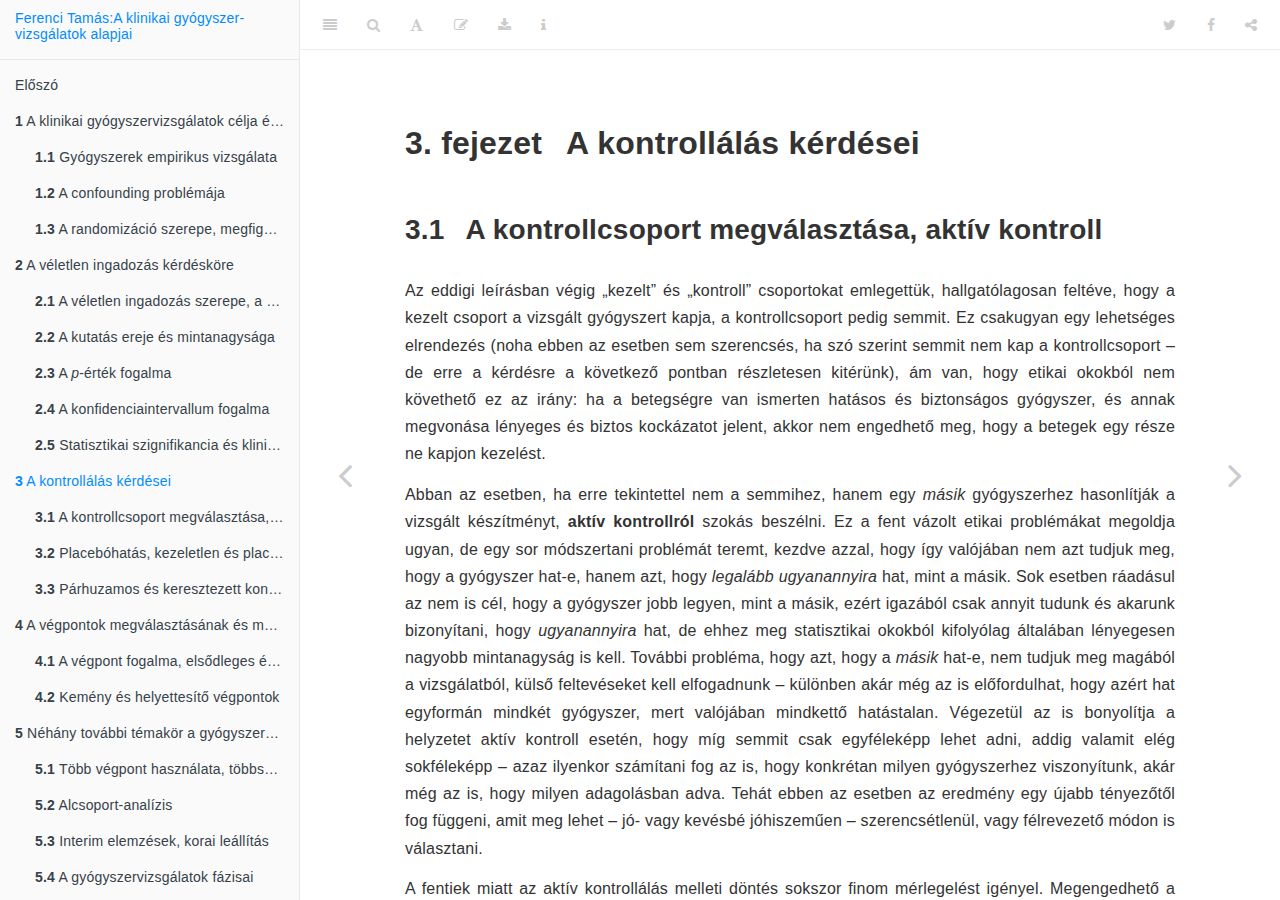
<file: docs/a-kontrollálás-kérdései.html>
<!DOCTYPE html>
<html lang="hu-HU" xml:lang="hu-HU">
<head>

  <meta charset="utf-8" />
  <meta http-equiv="X-UA-Compatible" content="IE=edge" />
  <title>3. fejezet A kontrollálás kérdései | A klinikai gyógyszervizsgálatok alapjai</title>
  <meta name="description" content="Nem szakembereknek szóló, minden orvosi és statisztikai előismeret nélkül is olvasható összefoglaló, amely bemutatja a klinikai gyógyszervizsgálatok értelmét, logikáját, megtervezésük és kiértékelésük alapjait." />
  <meta name="generator" content="bookdown 0.21 and GitBook 2.6.7" />

  <meta property="og:title" content="3. fejezet A kontrollálás kérdései | A klinikai gyógyszervizsgálatok alapjai" />
  <meta property="og:type" content="book" />
  <meta property="og:url" content="https://tamas-ferenci.github.io/FerenciTamas_AKlinikaiGyogyszervizsgalatokAlapjai/" />
  
  <meta property="og:description" content="Nem szakembereknek szóló, minden orvosi és statisztikai előismeret nélkül is olvasható összefoglaló, amely bemutatja a klinikai gyógyszervizsgálatok értelmét, logikáját, megtervezésük és kiértékelésük alapjait." />
  <meta name="github-repo" content="tamas-ferenci/FerenciTamas_AKlinikaiGyogyszervizsgalatokAlapjai" />

  <meta name="twitter:card" content="summary" />
  <meta name="twitter:title" content="3. fejezet A kontrollálás kérdései | A klinikai gyógyszervizsgálatok alapjai" />
  
  <meta name="twitter:description" content="Nem szakembereknek szóló, minden orvosi és statisztikai előismeret nélkül is olvasható összefoglaló, amely bemutatja a klinikai gyógyszervizsgálatok értelmét, logikáját, megtervezésük és kiértékelésük alapjait." />
  

<meta name="author" content="Ferenci Tamás, tamas.ferenci@medstat.hu" />



  <meta name="viewport" content="width=device-width, initial-scale=1" />
  <meta name="apple-mobile-web-app-capable" content="yes" />
  <meta name="apple-mobile-web-app-status-bar-style" content="black" />
  
  
<link rel="prev" href="a-véletlen-ingadozás-kérdésköre.html"/>
<link rel="next" href="a-végpontok-megválasztásának-és-mérésének-kérdései.html"/>
<script src="libs/header-attrs-2.7/header-attrs.js"></script>
<script src="libs/jquery-2.2.3/jquery.min.js"></script>
<link href="libs/gitbook-2.6.7/css/style.css" rel="stylesheet" />
<link href="libs/gitbook-2.6.7/css/plugin-table.css" rel="stylesheet" />
<link href="libs/gitbook-2.6.7/css/plugin-bookdown.css" rel="stylesheet" />
<link href="libs/gitbook-2.6.7/css/plugin-highlight.css" rel="stylesheet" />
<link href="libs/gitbook-2.6.7/css/plugin-search.css" rel="stylesheet" />
<link href="libs/gitbook-2.6.7/css/plugin-fontsettings.css" rel="stylesheet" />
<link href="libs/gitbook-2.6.7/css/plugin-clipboard.css" rel="stylesheet" />









<!-- Global site tag (gtag.js) - Google Analytics -->
<script async src="https://www.googletagmanager.com/gtag/js?id=UA-19799395-2"></script>
<script>
  window.dataLayer = window.dataLayer || [];
  function gtag(){dataLayer.push(arguments);}
  gtag('js', new Date());

  gtag('config', 'UA-19799395-2');
</script>



<link rel="stylesheet" href="style.css" type="text/css" />
</head>

<body>



  <div class="book without-animation with-summary font-size-2 font-family-1" data-basepath=".">

    <div class="book-summary">
      <nav role="navigation">

<ul class="summary">
<li><a href="./">Ferenci Tamás:A klinikai gyógyszer-<br>vizsgálatok alapjai</a></li>

<li class="divider"></li>
<li class="chapter" data-level="" data-path="index.html"><a href="index.html"><i class="fa fa-check"></i>Előszó</a></li>
<li class="chapter" data-level="1" data-path="a-klinikai-gyógyszervizsgálatok-célja-és-módszerei.html"><a href="a-klinikai-gyógyszervizsgálatok-célja-és-módszerei.html"><i class="fa fa-check"></i><b>1</b> A klinikai gyógyszervizsgálatok célja és módszerei</a>
<ul>
<li class="chapter" data-level="1.1" data-path="a-klinikai-gyógyszervizsgálatok-célja-és-módszerei.html"><a href="a-klinikai-gyógyszervizsgálatok-célja-és-módszerei.html#gyógyszerek-empirikus-vizsgálata"><i class="fa fa-check"></i><b>1.1</b> Gyógyszerek empirikus vizsgálata</a></li>
<li class="chapter" data-level="1.2" data-path="a-klinikai-gyógyszervizsgálatok-célja-és-módszerei.html"><a href="a-klinikai-gyógyszervizsgálatok-célja-és-módszerei.html#a-confounding-problémája"><i class="fa fa-check"></i><b>1.2</b> A confounding problémája</a></li>
<li class="chapter" data-level="1.3" data-path="a-klinikai-gyógyszervizsgálatok-célja-és-módszerei.html"><a href="a-klinikai-gyógyszervizsgálatok-célja-és-módszerei.html#a-randomizáció-szerepe-megfigyeléses-és-kísérletes-vizsgálatok"><i class="fa fa-check"></i><b>1.3</b> A randomizáció szerepe, megfigyeléses és kísérletes vizsgálatok</a></li>
</ul></li>
<li class="chapter" data-level="2" data-path="a-véletlen-ingadozás-kérdésköre.html"><a href="a-véletlen-ingadozás-kérdésköre.html"><i class="fa fa-check"></i><b>2</b> A véletlen ingadozás kérdésköre</a>
<ul>
<li class="chapter" data-level="2.1" data-path="a-véletlen-ingadozás-kérdésköre.html"><a href="a-véletlen-ingadozás-kérdésköre.html#a-véletlen-ingadozás-szerepe-a-gyógyszer-hatásának-statisztikai-szignifikanciája"><i class="fa fa-check"></i><b>2.1</b> A véletlen ingadozás szerepe, a gyógyszer hatásának statisztikai szignifikanciája</a></li>
<li class="chapter" data-level="2.2" data-path="a-véletlen-ingadozás-kérdésköre.html"><a href="a-véletlen-ingadozás-kérdésköre.html#a-kutatás-ereje-és-mintanagysága"><i class="fa fa-check"></i><b>2.2</b> A kutatás ereje és mintanagysága</a></li>
<li class="chapter" data-level="2.3" data-path="a-véletlen-ingadozás-kérdésköre.html"><a href="a-véletlen-ingadozás-kérdésköre.html#a-p-érték-fogalma"><i class="fa fa-check"></i><b>2.3</b> A <em>p</em>-érték fogalma</a></li>
<li class="chapter" data-level="2.4" data-path="a-véletlen-ingadozás-kérdésköre.html"><a href="a-véletlen-ingadozás-kérdésköre.html#a-konfidenciaintervallum-fogalma"><i class="fa fa-check"></i><b>2.4</b> A konfidenciaintervallum fogalma</a></li>
<li class="chapter" data-level="2.5" data-path="a-véletlen-ingadozás-kérdésköre.html"><a href="a-véletlen-ingadozás-kérdésköre.html#statisztikai-szignifikancia-és-klinikai-relevancia"><i class="fa fa-check"></i><b>2.5</b> Statisztikai szignifikancia és klinikai relevancia</a></li>
</ul></li>
<li class="chapter" data-level="3" data-path="a-kontrollálás-kérdései.html"><a href="a-kontrollálás-kérdései.html"><i class="fa fa-check"></i><b>3</b> A kontrollálás kérdései</a>
<ul>
<li class="chapter" data-level="3.1" data-path="a-kontrollálás-kérdései.html"><a href="a-kontrollálás-kérdései.html#a-kontrollcsoport-megválasztása-aktív-kontroll"><i class="fa fa-check"></i><b>3.1</b> A kontrollcsoport megválasztása, aktív kontroll</a></li>
<li class="chapter" data-level="3.2" data-path="a-kontrollálás-kérdései.html"><a href="a-kontrollálás-kérdései.html#placebóhatás-kezeletlen-és-placebo-kontroll-a-kezelés-maszkolása"><i class="fa fa-check"></i><b>3.2</b> Placebóhatás, kezeletlen és placebo kontroll, a kezelés maszkolása</a></li>
<li class="chapter" data-level="3.3" data-path="a-kontrollálás-kérdései.html"><a href="a-kontrollálás-kérdései.html#párhuzamos-és-keresztezett-kontroll"><i class="fa fa-check"></i><b>3.3</b> Párhuzamos és keresztezett kontroll</a></li>
</ul></li>
<li class="chapter" data-level="4" data-path="a-végpontok-megválasztásának-és-mérésének-kérdései.html"><a href="a-végpontok-megválasztásának-és-mérésének-kérdései.html"><i class="fa fa-check"></i><b>4</b> A végpontok megválasztásának és mérésének kérdései</a>
<ul>
<li class="chapter" data-level="4.1" data-path="a-végpontok-megválasztásának-és-mérésének-kérdései.html"><a href="a-végpontok-megválasztásának-és-mérésének-kérdései.html#a-végpont-fogalma-elsődleges-és-másodlagos-végpontok"><i class="fa fa-check"></i><b>4.1</b> A végpont fogalma, elsődleges és másodlagos végpontok</a></li>
<li class="chapter" data-level="4.2" data-path="a-végpontok-megválasztásának-és-mérésének-kérdései.html"><a href="a-végpontok-megválasztásának-és-mérésének-kérdései.html#kemény-és-helyettesítő-végpontok"><i class="fa fa-check"></i><b>4.2</b> Kemény és helyettesítő végpontok</a></li>
</ul></li>
<li class="chapter" data-level="5" data-path="néhány-további-témakör-a-gyógyszervizsgálatok-témájából.html"><a href="néhány-további-témakör-a-gyógyszervizsgálatok-témájából.html"><i class="fa fa-check"></i><b>5</b> Néhány további témakör a gyógyszervizsgálatok témájából</a>
<ul>
<li class="chapter" data-level="5.1" data-path="néhány-további-témakör-a-gyógyszervizsgálatok-témájából.html"><a href="néhány-további-témakör-a-gyógyszervizsgálatok-témájából.html#több-végpont-használata-többszörös-összehasonlítások-helyzete"><i class="fa fa-check"></i><b>5.1</b> Több végpont használata, többszörös összehasonlítások helyzete</a></li>
<li class="chapter" data-level="5.2" data-path="néhány-további-témakör-a-gyógyszervizsgálatok-témájából.html"><a href="néhány-további-témakör-a-gyógyszervizsgálatok-témájából.html#alcsoport-analízis"><i class="fa fa-check"></i><b>5.2</b> Alcsoport-analízis</a></li>
<li class="chapter" data-level="5.3" data-path="néhány-további-témakör-a-gyógyszervizsgálatok-témájából.html"><a href="néhány-további-témakör-a-gyógyszervizsgálatok-témájából.html#interim-elemzések-korai-leállítás"><i class="fa fa-check"></i><b>5.3</b> Interim elemzések, korai leállítás</a></li>
<li class="chapter" data-level="5.4" data-path="néhány-további-témakör-a-gyógyszervizsgálatok-témájából.html"><a href="néhány-további-témakör-a-gyógyszervizsgálatok-témájából.html#a-gyógyszervizsgálatok-fázisai"><i class="fa fa-check"></i><b>5.4</b> A gyógyszervizsgálatok fázisai</a></li>
<li class="chapter" data-level="5.5" data-path="néhány-további-témakör-a-gyógyszervizsgálatok-témájából.html"><a href="néhány-további-témakör-a-gyógyszervizsgálatok-témájából.html#a-bizonyítékok-összessége-szemlélet"><i class="fa fa-check"></i><b>5.5</b> A bizonyítékok összessége szemlélet</a></li>
</ul></li>
<li class="chapter" data-level="" data-path="hivatkozások.html"><a href="hivatkozások.html"><i class="fa fa-check"></i>Hivatkozások</a></li>
<li class="divider"></li>
<li><a href="http://www.medstat.hu/" target="blank">http://www.medstat.hu/</a></li>

</ul>

      </nav>
    </div>

    <div class="book-body">
      <div class="body-inner">
        <div class="book-header" role="navigation">
          <h1>
            <i class="fa fa-circle-o-notch fa-spin"></i><a href="./">A klinikai gyógyszervizsgálatok alapjai</a>
          </h1>
        </div>

        <div class="page-wrapper" tabindex="-1" role="main">
          <div class="page-inner">

            <section class="normal" id="section-">
<div id="a-kontrollálás-kérdései" class="section level1" number="3">
<h1><span class="header-section-number">3. fejezet</span> A kontrollálás kérdései</h1>
<div id="a-kontrollcsoport-megválasztása-aktív-kontroll" class="section level2" number="3.1">
<h2><span class="header-section-number">3.1</span> A kontrollcsoport megválasztása, aktív kontroll</h2>
<p>Az eddigi leírásban végig „kezelt” és „kontroll” csoportokat emlegettük, hallgatólagosan feltéve, hogy a kezelt csoport a vizsgált gyógyszert kapja, a kontrollcsoport pedig semmit. Ez csakugyan egy lehetséges elrendezés (noha ebben az esetben sem szerencsés, ha szó szerint semmit nem kap a kontrollcsoport – de erre a kérdésre a következő pontban részletesen kitérünk), ám van, hogy etikai okokból nem követhető ez az irány: ha a betegségre van ismerten hatásos és biztonságos gyógyszer, és annak megvonása lényeges és biztos kockázatot jelent, akkor nem engedhető meg, hogy a betegek egy része ne kapjon kezelést.</p>
<p>Abban az esetben, ha erre tekintettel nem a semmihez, hanem egy <em>másik</em> gyógyszerhez hasonlítják a vizsgált készítményt, <strong>aktív kontrollról</strong> szokás beszélni. Ez a fent vázolt etikai problémákat megoldja ugyan, de egy sor módszertani problémát teremt, kezdve azzal, hogy így valójában nem azt tudjuk meg, hogy a gyógyszer hat-e, hanem azt, hogy <em>legalább ugyanannyira</em> hat, mint a másik. Sok esetben ráadásul az nem is cél, hogy a gyógyszer jobb legyen, mint a másik, ezért igazából csak annyit tudunk és akarunk bizonyítani, hogy <em>ugyanannyira</em> hat, de ehhez meg statisztikai okokból kifolyólag általában lényegesen nagyobb mintanagyság is kell. További probléma, hogy azt, hogy a <em>másik</em> hat-e, nem tudjuk meg magából a vizsgálatból, külső feltevéseket kell elfogadnunk – különben akár még az is előfordulhat, hogy azért hat egyformán mindkét gyógyszer, mert valójában mindkettő hatástalan. Végezetül az is bonyolítja a helyzetet aktív kontroll esetén, hogy míg semmit csak egyféleképp lehet adni, addig valamit elég sokféleképp – azaz ilyenkor számítani fog az is, hogy konkrétan milyen gyógyszerhez viszonyítunk, akár még az is, hogy milyen adagolásban adva. Tehát ebben az esetben az eredmény egy újabb tényezőtől fog függeni, amit meg lehet – jó- vagy kevésbé jóhiszeműen – szerencsétlenül, vagy félrevezető módon is választani.</p>
<p>A fentiek miatt az aktív kontrollálás melleti döntés sokszor finom mérlegelést igényel. Megengedhető a nem aktív kontroll, ha a betegség amúgy sem feltétlenül igényel orvosi ellátást (férfias típusú kopaszodás), ha minimális kellemetlenséggel jár a kezeletlenül hagyás is (enyhe köhögés, átmeneti szédülés), de ha módszertanilag nyomós indoka van, akár nagyobb kockázat is elfogadható. Annak természetesen nem tehető ki egy beteg, hogy meghaljon, de ha a készítmény nem, vagy nem igazoltan csökkenti a halálozást, csak mondjuk a kórházban töltött időt rövidíti néhány nappal, akkor ez egy olyan kockázat, aminél teljes írásos felvilágosítás után egy felnőtt emberre rábízható, hogy eldöntse, vállalja-e annak érdekében, hogy az emberiség orvosi tudása bővüljön. (Természetesen megfelelő korai leállítási szabályokkal arra az esetre, ha kiderülne, hogy a gyógyszer mégis csökkenti a halálozást is; erről később még szó lesz.)</p>
<p>Nagyon fontos ennek kapcsán hangsúlyozni, hogy a nem aktív kontroll sem azt jelenti, hogy a kontrollcsoport nem kap kezelést. A szokásos ellátást természetesen <em>ugyanúgy</em> megkapja mindkét csoport, pont emiatt ez nem okoz sem etikai, sem statisztikai problémát, mert a csoportok közti különbség továbbra is csak abban van, hogy ezen a szokásos ellátáson <em>felül</em> mit kapnak, vizsgált készítményt vagy semmit. Így, amennyiben randomizáltak, az eredmény továbbra is csak a kísérleti szernek – és a véletlen ingadozásnak – tulajdonítható.</p>
</div>
<div id="placebóhatás-kezeletlen-és-placebo-kontroll-a-kezelés-maszkolása" class="section level2" number="3.2">
<h2><span class="header-section-number">3.2</span> Placebóhatás, kezeletlen és placebo kontroll, a kezelés maszkolása</h2>
<p>Régóta ismert, hogy a kezelésben részesülés <em>tudata</em> önmagában képes hatást kiváltani, pozitív hatást, ha a kezelésben részesüléshez pozitív várakozások kapcsolódnak – ezt szokás <strong>placebóhatásnak</strong> nevezni <span class="citation">(<a href="hivatkozások.html#ref-price2008" role="doc-biblioref">Price, Finniss, és Benedetti 2008</a>)</span>. (Az máig vita tárgya, hogy ez mennyire érvényesül a szubjektívebb, tehát a beteg saját értékelésén alapuló, és mennyire az objektív, például műszerrel lemért végpontokon.) Ez azért fontos, mert ha úgy döntünk, hogy a kezelést a kezelés hiányához hasonlítjuk, akkor nem célszerű azt tenni, hogy a kontrollcsoportnak nem adunk semmit, hiszen ekkor azonnal megtudnák, hogy ők a kontrollcsoportba tartoznak, és hasonlóan a kezelt csoport is azonnal tudná, hogy ők a kezelt csoportba tartoznak, így a legtökéletesebb randomizálás mellett is létrejönne egy eltérés a két csoportban. Igaz, hogy „csak” a kezelésben részesülés tudatában, de a placebóhatás pont azt jelenti, hogy már ez is probléma lehet. Ehhez persze az is kell, hogy megállapodjunk abban, hogy a placebóhatást nem tekintjük a gyógyszernek betudható hatásnak (mivel az nem is a gyógyszer <em>specifikus</em> hatása, hanem magáé a gyógyszerszedésé, függetlenül attól, hogy mit szed az alany). Ezt az összehasonlítási alapot szokás <strong>kezeletlen kontrollnak</strong> nevezni.</p>
<p>A placebo hatás egyfajta „kivonását” jelenti, ha – amennyiben megoldható – a kontrollcsoportnak egy, a vizsgált gyógyszerrel mindenben azonos, tőle megkülönböztethetetlen szert kell kapnia, amely egyetlen dologban tér el a vizsgált készítménytől: abban, hogy nincs benne hatóanyag. Ezt szokás <strong>placebónak</strong> nevezni, és az így kontrollált vizsgálatot pedig <strong>placebókontrollált kutatásnak</strong> hívjuk.</p>
<p>Sokan azt gondolják, hogy a placebo adása pusztán a kontrollcsoport „ügye”, de ez tévedés: a placebo adása <em>ugyanannyira</em> érdekes a kezelt csoport számára is, hiszen innentől <em>ők sem</em> tudhatják, hogy melyik csoportban vannak! Azaz megvalósul a kiindulási cél, hogy ti. ne legyen ebben (sem) eltérés a két csoport között.</p>
<p>Azt a helyzetet, ha a betegek nem tudják, hogy kezelt vagy kontrollcsoportba tartoznak, amely tehát csak placebókontrollal vagy aktív kontrollal érhető el, szokás <strong>maszkolásnak</strong> nevezni. Ha csak a beteg nem ismeri a csoportját, de a kezelőorvos igen, akkor <strong>egyszeres maszkolásról</strong> (<strong>egyszeres vak próbáról</strong>) szokás beszélni. Érdekes módon még ez sem tökéletes: ha az orvos tudja a besorolást, az is baj lehet (akár teljesen szándékolatlanul, de sugallhatja a betegnek, viselkedésével, testbeszédével, hogy melyik csoportba tartozik), ezért a magasabb bizonyítóerő érdekében még jobb, ha az <em>orvos sem</em> tudja, hogy a beteg melyik csoportba tartozik. Ilyenkor beszélünk <strong>kétszeres maszkolásról</strong> (<strong>kettős vak próbáról</strong>). A nem maszkolt vizsgálatokat <strong>nyílt elrendezésű</strong> vizsgálatnak is szokták nevezni.</p>
<p>Aktív kontroll esetén kisebb problémát jelent a nyílt elrendezés, hiszen ahhoz vélhetően kisebb várakozások fűződnek, hogy két, kimondhatatlan nevű szer közül pontosan melyiket kapja a beteg, annál mindenesetre bizonyosabb kisebb, mint a kap/nem kap helyzetben. (De a „kisebb” sem feltétlenül nulla, jól ismert például, hogy az újabb, jobban reklámozott, drágább szerek jobb placebót jelentenek.)</p>
<p>Vannak esetek, amikor a kontrollálás technikai okokból nehezebben kivitelezhető, például ha nem egy gyógyszerről, hanem egy műtétről van szó, amit placebóval szeretnénk kontrollálni, vagy, ha aktív kontrollt választunk egy gyógyszernél, de a vizsgált és a kontroll gyógyszer formája eltérő, például az egyik inhaláló szer, a másik filmtabletta. Sokszor azonban még ezek a problémák is feloldhatóak, például megfelelő etikai feltételek teljesülése esetén „álműtét” is végezhető <span class="citation">(<a href="hivatkozások.html#ref-wartolowskag2014" role="doc-biblioref">Wartolowska és mtsai. 2014</a>)</span>, amikor a beteg ugyanolyan műtét előtti és utáni ellátáson keresztül megy keresztül, mint egy igazi műtétnél, sőt, akár még a műtéti bemetszést és összevarrást is megkapja, csak épp a kettő között nem csinálnak semmit. Ha pedig a két gyógyszerforma eltérő, akkor megtehetjük, hogy mindenki inhaláló szert és filmtablettát <em>is</em> kap, de az egyik csoportban a betegek placebót inhalálnak és a tablettában lesz az aktív szer, a másikban fordítva (double dummy elrendezés).</p>
</div>
<div id="párhuzamos-és-keresztezett-kontroll" class="section level2" number="3.3">
<h2><span class="header-section-number">3.3</span> Párhuzamos és keresztezett kontroll</h2>
<p>Az eddigi leírásból úgy tűnhet, hogy a klinikai kísérlet úgy néz ki, hogy begyűjtjük a betegeket, véletlenszerűen két csoportba soroljuk őket, alkalmazzuk a gyógyszert, majd utánkövetjük az alanyokat és lemérjük a végpontot. A legtöbb esetben tényleg ez történik, azzal az apró kiegészítéssel, hogy valójában a randomizálás – és az azt követő kezelés – nem egyetlen időpontban történik az összes betegre, hanem folyamatosan, ahogy a betegek érkeznek a vizsgálatba; még az sem ritka, hogy valamelyik beteg teljesen befejezi az egész vizsgálatot, amikor más még csak épp randomizálásra kerül <span class="citation">(<a href="hivatkozások.html#ref-senn2013" role="doc-biblioref">Senn 2013</a>)</span>. Ezzel együtt is, az ilyen kutatásokat <strong>párhuzamosan kontrollált</strong> vizsgálatnak szokás nevezni, utalva arra, hogy az előbbi technikai kérdéstől eltekintve valóban párhuzamosan fut a kezelt és kontroll csoport kezelése.</p>
<p>Bizonyos esetekben azonban van egy alternatív lehetőség: az, hogy <em>ugyanazok</em> a betegek alkotják a kezelt és kontrollcsoportot, akik így nem egymással párhuzamosan, hanem egymás <em>után</em> kerülnek kezelésre. Magyarán: a bevont alanyokat véletlenszerűen kettéosztjuk, egyik részük előbb kezelést kap, utána placebót vagy a másik gyógyszert, a másik része pedig pont fordítva. Az ember első ránézésre azt is gondolhatja, hogy ezzel igazából megoldottuk a felvezetőben említett problémáját az időgép hiányának, hiszen így mégis <em>ugyanazon</em> emberen mértük le a kezelés és a kezeletlenség hatását is. Valójában ez sem teljesen igaz, hiszen elképzelhető, hogy nem mindegy, hogy melyik időszakban kapja az alany a kezelést (ha valamiért a kezelés hatása változik időben), az sem feltétlenül mindegy, hogy úgy kapja a kontrollt, hogy előtte kapott kezelést (lehet, hogy a kezelésnek van időben elnyúló hatása), de a legnagyobb probléma, hogy ez a fajta elrendezés sokszor fizikailag megvalósíthatatlan: nem lehet ilyet csinálni akkor, ha a beteg teljesen meggyógyul a kezeléstől, hiszen utána már hiába adunk neki mást. Akkor sem valósítható meg ez az elrendezés, ha a beteg állapota súlyosbodik az első kezelés alatt vagy után (szélsőséges esetben ha meghal, hiszen akkor megint csak hiába akarnánk később mást adni). Valójában tehát krónikus, stabil betegségeknél van mód rá, ahol a kezelés „csak” az állapoton javít, és ez az esetleges javulás nem túl hosszú kezelés után előáll.</p>
<p>Ha meg lehet valósítani ezt az elrendezést, amit <strong>keresztezett vizsgálatnak</strong> szokás nevezni, akkor az viszont sok előnnyel bír, abból fakadóan, hogy minden alany lényegében a saját maga kontrollja, így egy sor egyénre jellemző tulajdonság (életkor, nem, milliónyi genetikai tényező) <em>automatikusan</em> ki van egyensúlyozva. Az ilyen vizsgálatok ezért általában hatásosabbak, azaz kisebb a véletlen ingadozás bennük (ugyanazzal a mintanagysággal pontosabb becslés lehetséges, avagy ugyanolyan pontossághoz kisebb mintanagyság is elég), és lehetővé teszik a betegek közti – nem csak a kezelések közti – ingadozás becslését is <span class="citation">(<a href="hivatkozások.html#ref-senn2003" role="doc-biblioref">Senn 2003</a>)</span>.</p>

</div>
</div>
<!-- Default Statcounter code for Ferenci Tamás
elektronikus jegy https://tamas-ferenci.github.io/ -->
<script type="text/javascript">
var sc_project=12422840; 
var sc_invisible=1; 
var sc_security="d32cce24"; 
</script>
<script type="text/javascript"
src="https://www.statcounter.com/counter/counter.js"
async></script>
<noscript><div class="statcounter"><a title="látogató
számláló" href="https://www.statcounter.hu/"
target="_blank"><img class="statcounter"
src="https://c.statcounter.com/12422840/0/d32cce24/1/"
alt="látogató számláló"></a></div></noscript>
<!-- End of Statcounter Code -->
            </section>

          </div>
        </div>
      </div>
<a href="a-véletlen-ingadozás-kérdésköre.html" class="navigation navigation-prev " aria-label="Previous page"><i class="fa fa-angle-left"></i></a>
<a href="a-végpontok-megválasztásának-és-mérésének-kérdései.html" class="navigation navigation-next " aria-label="Next page"><i class="fa fa-angle-right"></i></a>
    </div>
  </div>
<script src="libs/gitbook-2.6.7/js/app.min.js"></script>
<script src="libs/gitbook-2.6.7/js/lunr.js"></script>
<script src="libs/gitbook-2.6.7/js/clipboard.min.js"></script>
<script src="libs/gitbook-2.6.7/js/plugin-search.js"></script>
<script src="libs/gitbook-2.6.7/js/plugin-sharing.js"></script>
<script src="libs/gitbook-2.6.7/js/plugin-fontsettings.js"></script>
<script src="libs/gitbook-2.6.7/js/plugin-bookdown.js"></script>
<script src="libs/gitbook-2.6.7/js/jquery.highlight.js"></script>
<script src="libs/gitbook-2.6.7/js/plugin-clipboard.js"></script>
<script>
gitbook.require(["gitbook"], function(gitbook) {
gitbook.start({
"sharing": {
"github": false,
"facebook": true,
"twitter": true,
"linkedin": false,
"weibo": false,
"instapaper": false,
"vk": false,
"all": ["facebook", "twitter", "linkedin", "weibo", "instapaper"]
},
"fontsettings": {
"theme": "white",
"family": "sans",
"size": 2
},
"edit": {
"link": "https://github.com/tamas-ferenci/FerenciTamas_AKlinikaiGyogyszervizsgalatokAlapjai/edit/master/03-kontrollalas.Rmd",
"text": "Szerkesztés"
},
"history": {
"link": null,
"text": null
},
"view": {
"link": null,
"text": null
},
"download": ["FerenciTamas_AKlinikaiGyogyszervizsgalatokAlapjai.pdf", "FerenciTamas_AKlinikaiGyogyszervizsgalatokAlapjai.epub"],
"toc": {
"collapse": "subsection"
}
});
});
</script>

<!-- dynamically load mathjax for compatibility with self-contained -->
<script>
  (function () {
    var script = document.createElement("script");
    script.type = "text/javascript";
    var src = "true";
    if (src === "" || src === "true") src = "https://mathjax.rstudio.com/latest/MathJax.js?config=TeX-MML-AM_CHTML";
    if (location.protocol !== "file:")
      if (/^https?:/.test(src))
        src = src.replace(/^https?:/, '');
    script.src = src;
    document.getElementsByTagName("head")[0].appendChild(script);
  })();
</script>
</body>

</html>
</file>
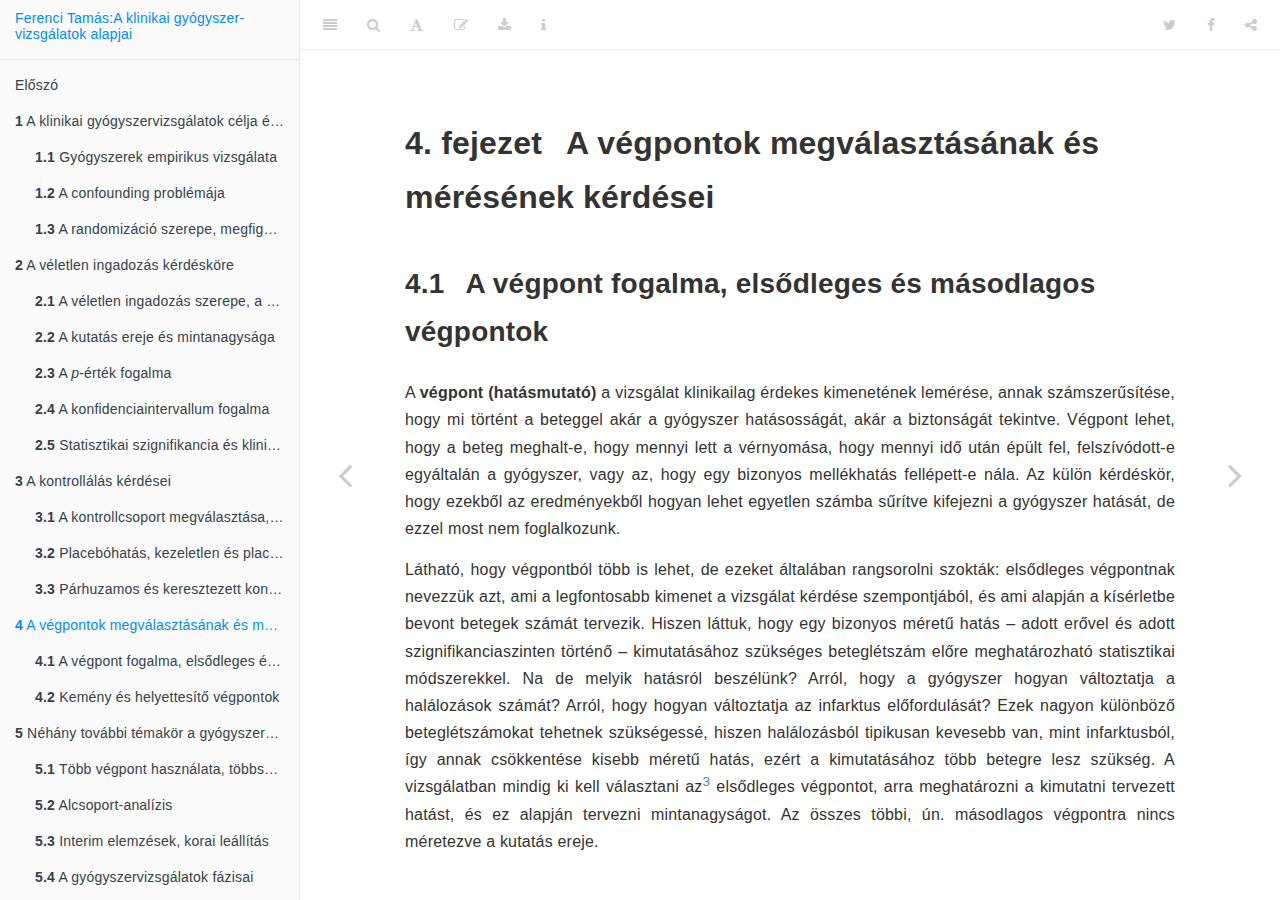
<file: docs/a-végpontok-megválasztásának-és-mérésének-kérdései.html>
<!DOCTYPE html>
<html lang="hu-HU" xml:lang="hu-HU">
<head>

  <meta charset="utf-8" />
  <meta http-equiv="X-UA-Compatible" content="IE=edge" />
  <title>4. fejezet A végpontok megválasztásának és mérésének kérdései | A klinikai gyógyszervizsgálatok alapjai</title>
  <meta name="description" content="Nem szakembereknek szóló, minden orvosi és statisztikai előismeret nélkül is olvasható összefoglaló, amely bemutatja a klinikai gyógyszervizsgálatok értelmét, logikáját, megtervezésük és kiértékelésük alapjait." />
  <meta name="generator" content="bookdown 0.21 and GitBook 2.6.7" />

  <meta property="og:title" content="4. fejezet A végpontok megválasztásának és mérésének kérdései | A klinikai gyógyszervizsgálatok alapjai" />
  <meta property="og:type" content="book" />
  <meta property="og:url" content="https://tamas-ferenci.github.io/FerenciTamas_AKlinikaiGyogyszervizsgalatokAlapjai/" />
  
  <meta property="og:description" content="Nem szakembereknek szóló, minden orvosi és statisztikai előismeret nélkül is olvasható összefoglaló, amely bemutatja a klinikai gyógyszervizsgálatok értelmét, logikáját, megtervezésük és kiértékelésük alapjait." />
  <meta name="github-repo" content="tamas-ferenci/FerenciTamas_AKlinikaiGyogyszervizsgalatokAlapjai" />

  <meta name="twitter:card" content="summary" />
  <meta name="twitter:title" content="4. fejezet A végpontok megválasztásának és mérésének kérdései | A klinikai gyógyszervizsgálatok alapjai" />
  
  <meta name="twitter:description" content="Nem szakembereknek szóló, minden orvosi és statisztikai előismeret nélkül is olvasható összefoglaló, amely bemutatja a klinikai gyógyszervizsgálatok értelmét, logikáját, megtervezésük és kiértékelésük alapjait." />
  

<meta name="author" content="Ferenci Tamás, tamas.ferenci@medstat.hu" />



  <meta name="viewport" content="width=device-width, initial-scale=1" />
  <meta name="apple-mobile-web-app-capable" content="yes" />
  <meta name="apple-mobile-web-app-status-bar-style" content="black" />
  
  
<link rel="prev" href="a-kontrollálás-kérdései.html"/>
<link rel="next" href="néhány-további-témakör-a-gyógyszervizsgálatok-témájából.html"/>
<script src="libs/header-attrs-2.7/header-attrs.js"></script>
<script src="libs/jquery-2.2.3/jquery.min.js"></script>
<link href="libs/gitbook-2.6.7/css/style.css" rel="stylesheet" />
<link href="libs/gitbook-2.6.7/css/plugin-table.css" rel="stylesheet" />
<link href="libs/gitbook-2.6.7/css/plugin-bookdown.css" rel="stylesheet" />
<link href="libs/gitbook-2.6.7/css/plugin-highlight.css" rel="stylesheet" />
<link href="libs/gitbook-2.6.7/css/plugin-search.css" rel="stylesheet" />
<link href="libs/gitbook-2.6.7/css/plugin-fontsettings.css" rel="stylesheet" />
<link href="libs/gitbook-2.6.7/css/plugin-clipboard.css" rel="stylesheet" />









<!-- Global site tag (gtag.js) - Google Analytics -->
<script async src="https://www.googletagmanager.com/gtag/js?id=UA-19799395-2"></script>
<script>
  window.dataLayer = window.dataLayer || [];
  function gtag(){dataLayer.push(arguments);}
  gtag('js', new Date());

  gtag('config', 'UA-19799395-2');
</script>



<link rel="stylesheet" href="style.css" type="text/css" />
</head>

<body>



  <div class="book without-animation with-summary font-size-2 font-family-1" data-basepath=".">

    <div class="book-summary">
      <nav role="navigation">

<ul class="summary">
<li><a href="./">Ferenci Tamás:A klinikai gyógyszer-<br>vizsgálatok alapjai</a></li>

<li class="divider"></li>
<li class="chapter" data-level="" data-path="index.html"><a href="index.html"><i class="fa fa-check"></i>Előszó</a></li>
<li class="chapter" data-level="1" data-path="a-klinikai-gyógyszervizsgálatok-célja-és-módszerei.html"><a href="a-klinikai-gyógyszervizsgálatok-célja-és-módszerei.html"><i class="fa fa-check"></i><b>1</b> A klinikai gyógyszervizsgálatok célja és módszerei</a>
<ul>
<li class="chapter" data-level="1.1" data-path="a-klinikai-gyógyszervizsgálatok-célja-és-módszerei.html"><a href="a-klinikai-gyógyszervizsgálatok-célja-és-módszerei.html#gyógyszerek-empirikus-vizsgálata"><i class="fa fa-check"></i><b>1.1</b> Gyógyszerek empirikus vizsgálata</a></li>
<li class="chapter" data-level="1.2" data-path="a-klinikai-gyógyszervizsgálatok-célja-és-módszerei.html"><a href="a-klinikai-gyógyszervizsgálatok-célja-és-módszerei.html#a-confounding-problémája"><i class="fa fa-check"></i><b>1.2</b> A confounding problémája</a></li>
<li class="chapter" data-level="1.3" data-path="a-klinikai-gyógyszervizsgálatok-célja-és-módszerei.html"><a href="a-klinikai-gyógyszervizsgálatok-célja-és-módszerei.html#a-randomizáció-szerepe-megfigyeléses-és-kísérletes-vizsgálatok"><i class="fa fa-check"></i><b>1.3</b> A randomizáció szerepe, megfigyeléses és kísérletes vizsgálatok</a></li>
</ul></li>
<li class="chapter" data-level="2" data-path="a-véletlen-ingadozás-kérdésköre.html"><a href="a-véletlen-ingadozás-kérdésköre.html"><i class="fa fa-check"></i><b>2</b> A véletlen ingadozás kérdésköre</a>
<ul>
<li class="chapter" data-level="2.1" data-path="a-véletlen-ingadozás-kérdésköre.html"><a href="a-véletlen-ingadozás-kérdésköre.html#a-véletlen-ingadozás-szerepe-a-gyógyszer-hatásának-statisztikai-szignifikanciája"><i class="fa fa-check"></i><b>2.1</b> A véletlen ingadozás szerepe, a gyógyszer hatásának statisztikai szignifikanciája</a></li>
<li class="chapter" data-level="2.2" data-path="a-véletlen-ingadozás-kérdésköre.html"><a href="a-véletlen-ingadozás-kérdésköre.html#a-kutatás-ereje-és-mintanagysága"><i class="fa fa-check"></i><b>2.2</b> A kutatás ereje és mintanagysága</a></li>
<li class="chapter" data-level="2.3" data-path="a-véletlen-ingadozás-kérdésköre.html"><a href="a-véletlen-ingadozás-kérdésköre.html#a-p-érték-fogalma"><i class="fa fa-check"></i><b>2.3</b> A <em>p</em>-érték fogalma</a></li>
<li class="chapter" data-level="2.4" data-path="a-véletlen-ingadozás-kérdésköre.html"><a href="a-véletlen-ingadozás-kérdésköre.html#a-konfidenciaintervallum-fogalma"><i class="fa fa-check"></i><b>2.4</b> A konfidenciaintervallum fogalma</a></li>
<li class="chapter" data-level="2.5" data-path="a-véletlen-ingadozás-kérdésköre.html"><a href="a-véletlen-ingadozás-kérdésköre.html#statisztikai-szignifikancia-és-klinikai-relevancia"><i class="fa fa-check"></i><b>2.5</b> Statisztikai szignifikancia és klinikai relevancia</a></li>
</ul></li>
<li class="chapter" data-level="3" data-path="a-kontrollálás-kérdései.html"><a href="a-kontrollálás-kérdései.html"><i class="fa fa-check"></i><b>3</b> A kontrollálás kérdései</a>
<ul>
<li class="chapter" data-level="3.1" data-path="a-kontrollálás-kérdései.html"><a href="a-kontrollálás-kérdései.html#a-kontrollcsoport-megválasztása-aktív-kontroll"><i class="fa fa-check"></i><b>3.1</b> A kontrollcsoport megválasztása, aktív kontroll</a></li>
<li class="chapter" data-level="3.2" data-path="a-kontrollálás-kérdései.html"><a href="a-kontrollálás-kérdései.html#placebóhatás-kezeletlen-és-placebo-kontroll-a-kezelés-maszkolása"><i class="fa fa-check"></i><b>3.2</b> Placebóhatás, kezeletlen és placebo kontroll, a kezelés maszkolása</a></li>
<li class="chapter" data-level="3.3" data-path="a-kontrollálás-kérdései.html"><a href="a-kontrollálás-kérdései.html#párhuzamos-és-keresztezett-kontroll"><i class="fa fa-check"></i><b>3.3</b> Párhuzamos és keresztezett kontroll</a></li>
</ul></li>
<li class="chapter" data-level="4" data-path="a-végpontok-megválasztásának-és-mérésének-kérdései.html"><a href="a-végpontok-megválasztásának-és-mérésének-kérdései.html"><i class="fa fa-check"></i><b>4</b> A végpontok megválasztásának és mérésének kérdései</a>
<ul>
<li class="chapter" data-level="4.1" data-path="a-végpontok-megválasztásának-és-mérésének-kérdései.html"><a href="a-végpontok-megválasztásának-és-mérésének-kérdései.html#a-végpont-fogalma-elsődleges-és-másodlagos-végpontok"><i class="fa fa-check"></i><b>4.1</b> A végpont fogalma, elsődleges és másodlagos végpontok</a></li>
<li class="chapter" data-level="4.2" data-path="a-végpontok-megválasztásának-és-mérésének-kérdései.html"><a href="a-végpontok-megválasztásának-és-mérésének-kérdései.html#kemény-és-helyettesítő-végpontok"><i class="fa fa-check"></i><b>4.2</b> Kemény és helyettesítő végpontok</a></li>
</ul></li>
<li class="chapter" data-level="5" data-path="néhány-további-témakör-a-gyógyszervizsgálatok-témájából.html"><a href="néhány-további-témakör-a-gyógyszervizsgálatok-témájából.html"><i class="fa fa-check"></i><b>5</b> Néhány további témakör a gyógyszervizsgálatok témájából</a>
<ul>
<li class="chapter" data-level="5.1" data-path="néhány-további-témakör-a-gyógyszervizsgálatok-témájából.html"><a href="néhány-további-témakör-a-gyógyszervizsgálatok-témájából.html#több-végpont-használata-többszörös-összehasonlítások-helyzete"><i class="fa fa-check"></i><b>5.1</b> Több végpont használata, többszörös összehasonlítások helyzete</a></li>
<li class="chapter" data-level="5.2" data-path="néhány-további-témakör-a-gyógyszervizsgálatok-témájából.html"><a href="néhány-további-témakör-a-gyógyszervizsgálatok-témájából.html#alcsoport-analízis"><i class="fa fa-check"></i><b>5.2</b> Alcsoport-analízis</a></li>
<li class="chapter" data-level="5.3" data-path="néhány-további-témakör-a-gyógyszervizsgálatok-témájából.html"><a href="néhány-további-témakör-a-gyógyszervizsgálatok-témájából.html#interim-elemzések-korai-leállítás"><i class="fa fa-check"></i><b>5.3</b> Interim elemzések, korai leállítás</a></li>
<li class="chapter" data-level="5.4" data-path="néhány-további-témakör-a-gyógyszervizsgálatok-témájából.html"><a href="néhány-további-témakör-a-gyógyszervizsgálatok-témájából.html#a-gyógyszervizsgálatok-fázisai"><i class="fa fa-check"></i><b>5.4</b> A gyógyszervizsgálatok fázisai</a></li>
<li class="chapter" data-level="5.5" data-path="néhány-további-témakör-a-gyógyszervizsgálatok-témájából.html"><a href="néhány-további-témakör-a-gyógyszervizsgálatok-témájából.html#a-bizonyítékok-összessége-szemlélet"><i class="fa fa-check"></i><b>5.5</b> A bizonyítékok összessége szemlélet</a></li>
</ul></li>
<li class="chapter" data-level="" data-path="hivatkozások.html"><a href="hivatkozások.html"><i class="fa fa-check"></i>Hivatkozások</a></li>
<li class="divider"></li>
<li><a href="http://www.medstat.hu/" target="blank">http://www.medstat.hu/</a></li>

</ul>

      </nav>
    </div>

    <div class="book-body">
      <div class="body-inner">
        <div class="book-header" role="navigation">
          <h1>
            <i class="fa fa-circle-o-notch fa-spin"></i><a href="./">A klinikai gyógyszervizsgálatok alapjai</a>
          </h1>
        </div>

        <div class="page-wrapper" tabindex="-1" role="main">
          <div class="page-inner">

            <section class="normal" id="section-">
<div id="a-végpontok-megválasztásának-és-mérésének-kérdései" class="section level1" number="4">
<h1><span class="header-section-number">4. fejezet</span> A végpontok megválasztásának és mérésének kérdései</h1>
<div id="a-végpont-fogalma-elsődleges-és-másodlagos-végpontok" class="section level2" number="4.1">
<h2><span class="header-section-number">4.1</span> A végpont fogalma, elsődleges és másodlagos végpontok</h2>
<p>A <strong>végpont (hatásmutató)</strong> a vizsgálat klinikailag érdekes kimenetének lemérése, annak számszerűsítése, hogy mi történt a beteggel akár a gyógyszer hatásosságát, akár a biztonságát tekintve. Végpont lehet, hogy a beteg meghalt-e, hogy mennyi lett a vérnyomása, hogy mennyi idő után épült fel, felszívódott-e egyáltalán a gyógyszer, vagy az, hogy egy bizonyos mellékhatás fellépett-e nála. Az külön kérdéskör, hogy ezekből az eredményekből hogyan lehet egyetlen számba sűrítve kifejezni a gyógyszer hatását, de ezzel most nem foglalkozunk.</p>
<p>Látható, hogy végpontból több is lehet, de ezeket általában rangsorolni szokták: elsődleges végpontnak nevezzük azt, ami a legfontosabb kimenet a vizsgálat kérdése szempontjából, és ami alapján a kísérletbe bevont betegek számát tervezik. Hiszen láttuk, hogy egy bizonyos méretű hatás – adott erővel és adott szignifikanciaszinten történő – kimutatásához szükséges beteglétszám előre meghatározható statisztikai módszerekkel. Na de melyik hatásról beszélünk? Arról, hogy a gyógyszer hogyan változtatja a halálozások számát? Arról, hogy hogyan változtatja az infarktus előfordulását? Ezek nagyon különböző beteglétszámokat tehetnek szükségessé, hiszen halálozásból tipikusan kevesebb van, mint infarktusból, így annak csökkentése kisebb méretű hatás, ezért a kimutatásához több betegre lesz szükség. A vizsgálatban mindig ki kell választani az<a href="#fn3" class="footnote-ref" id="fnref3"><sup>3</sup></a> elsődleges végpontot, arra meghatározni a kimutatni tervezett hatást, és ez alapján tervezni mintanagyságot. Az összes többi, ún. másodlagos végpontra nincs méretezve a kutatás ereje.</p>
</div>
<div id="kemény-és-helyettesítő-végpontok" class="section level2" number="4.2">
<h2><span class="header-section-number">4.2</span> Kemény és helyettesítő végpontok</h2>
<p>Az előbbi gondolatnak tulajdonképpen még messzebbre vezető következményei is vannak. Gondoljunk bele a következőbe: miért adunk a betegeknek vérnyomáscsökkentő gyógyszert? Azért, hogy ritkábban kapjanak infarktust, stroke-ot, vagy még általánosabban fogalmazva: hogy tovább legyen jó az egészséggel összefüggő életminőségük, tovább legyenek munkaképesek, később haljanak meg. Ezért ha egy új vérnyomáscsökkentő gyógyszerjelöltet vizsgálunk, akkor <em>elvileg</em> ezeket kell végpontnak megtenni: infarktus előfordulása, stroke előfordulása, halálozás. Az ilyen, beteg számára igazán releváns végpontot szokták <strong>kemény végpontnak</strong> nevezni, és ha mód van rá, ilyet célszerű mérni. Igen ám, de a vérnyomáscsökkentős példánkban belefutunk egy problémába: ha csak nem nagyon rossz állapotú alanyokról van szó, akkor ezek az események elég ritkák lesznek, illetve sokat kell várni a kialakulásukra. Ami persze általában jó hír, de most, kutatástervezési szempontból nem az: a ritkaság statisztikai szempontból azt jelenti, hogy rengeteg alanyra, a lassan kialakuló jelleg pedig azt, hogy nagyon hosszú utánkövetési időre lesz szükség, és ezek egy ponton túl kivitelezhetetlenek.</p>
<p>Mit csináljunk tehát a vérnyomáscsökkentő esetében? Azt fogjuk lemérni, hogy a vérnyomást csökkenti-e! Hiszen ez mindenkinél lemérhető, és rövid időn belül lemérhető (ráadásul könnyen, veszélytelenül és olcsón). De bármennyire is kézenfekvőnek tűnik ez, vegyük észre, hogy itt van egy háttérfeltételezés: az, hogy a vérnyomás csökkentése <em>tényleg</em> maga után vonja a kemény végpontok, például az infarktus vagy a halálozás csökkenését is! Ezt muszáj biztosan tudnunk, különben az egész vizsgálattal nem megyünk semmire. Az ilyen végpontokat szokás <strong>helyettesítő végpontnak</strong> nevezni. A helyettesítő végpontok sok esetben hasznosak, sőt, néha ezek teszik egyáltalán lehetővé kutatások elvégzését, de másrészről a használatuk „veszélyes üzem”, mert az előbbi feltétel teljesülését alaposan meg kell vizsgálni. Ezzel kapcsolatban itt csak arra hívjuk fel a figyelmet, hogy <em>önmagában</em> az, hogy valami együttmozog a végponttal (a magasabb vérnyomású betegek körében gyakoribb az infarktus) még <em>nem</em> bizonyítja, hogy jó helyettesítő végpont! Az, hogy a helyettesítő végpont javítása maga után vonja a kemény végpont javulását is, egy sokkal erősebb feltétel, mint az, hogy a kettő együtt jár; ha erről megfeledkeznénk, akkor egy fogfehérítő szerről kimutathatnánk, hogy hatásos a tüdőrák ellen (gondoljuk végig!).</p>

</div>
</div>
<div class="footnotes">
<hr />
<ol start="3">
<li id="fn3"><p>Előfordulhat, hogy egynél több elsődleges végpont van, ebben az esetben azonban a többszörös összehasonlítások pontban leírt kérdésekre oda kell figyelni a vizsgálat tervezése és kiértékelése során.<a href="a-végpontok-megválasztásának-és-mérésének-kérdései.html#fnref3" class="footnote-back">↩︎</a></p></li>
</ol>
</div>
<!-- Default Statcounter code for Ferenci Tamás
elektronikus jegy https://tamas-ferenci.github.io/ -->
<script type="text/javascript">
var sc_project=12422840; 
var sc_invisible=1; 
var sc_security="d32cce24"; 
</script>
<script type="text/javascript"
src="https://www.statcounter.com/counter/counter.js"
async></script>
<noscript><div class="statcounter"><a title="látogató
számláló" href="https://www.statcounter.hu/"
target="_blank"><img class="statcounter"
src="https://c.statcounter.com/12422840/0/d32cce24/1/"
alt="látogató számláló"></a></div></noscript>
<!-- End of Statcounter Code -->
            </section>

          </div>
        </div>
      </div>
<a href="a-kontrollálás-kérdései.html" class="navigation navigation-prev " aria-label="Previous page"><i class="fa fa-angle-left"></i></a>
<a href="néhány-további-témakör-a-gyógyszervizsgálatok-témájából.html" class="navigation navigation-next " aria-label="Next page"><i class="fa fa-angle-right"></i></a>
    </div>
  </div>
<script src="libs/gitbook-2.6.7/js/app.min.js"></script>
<script src="libs/gitbook-2.6.7/js/lunr.js"></script>
<script src="libs/gitbook-2.6.7/js/clipboard.min.js"></script>
<script src="libs/gitbook-2.6.7/js/plugin-search.js"></script>
<script src="libs/gitbook-2.6.7/js/plugin-sharing.js"></script>
<script src="libs/gitbook-2.6.7/js/plugin-fontsettings.js"></script>
<script src="libs/gitbook-2.6.7/js/plugin-bookdown.js"></script>
<script src="libs/gitbook-2.6.7/js/jquery.highlight.js"></script>
<script src="libs/gitbook-2.6.7/js/plugin-clipboard.js"></script>
<script>
gitbook.require(["gitbook"], function(gitbook) {
gitbook.start({
"sharing": {
"github": false,
"facebook": true,
"twitter": true,
"linkedin": false,
"weibo": false,
"instapaper": false,
"vk": false,
"all": ["facebook", "twitter", "linkedin", "weibo", "instapaper"]
},
"fontsettings": {
"theme": "white",
"family": "sans",
"size": 2
},
"edit": {
"link": "https://github.com/tamas-ferenci/FerenciTamas_AKlinikaiGyogyszervizsgalatokAlapjai/edit/master/04-vegpont.Rmd",
"text": "Szerkesztés"
},
"history": {
"link": null,
"text": null
},
"view": {
"link": null,
"text": null
},
"download": ["FerenciTamas_AKlinikaiGyogyszervizsgalatokAlapjai.pdf", "FerenciTamas_AKlinikaiGyogyszervizsgalatokAlapjai.epub"],
"toc": {
"collapse": "subsection"
}
});
});
</script>

<!-- dynamically load mathjax for compatibility with self-contained -->
<script>
  (function () {
    var script = document.createElement("script");
    script.type = "text/javascript";
    var src = "true";
    if (src === "" || src === "true") src = "https://mathjax.rstudio.com/latest/MathJax.js?config=TeX-MML-AM_CHTML";
    if (location.protocol !== "file:")
      if (/^https?:/.test(src))
        src = src.replace(/^https?:/, '');
    script.src = src;
    document.getElementsByTagName("head")[0].appendChild(script);
  })();
</script>
</body>

</html>
</file>
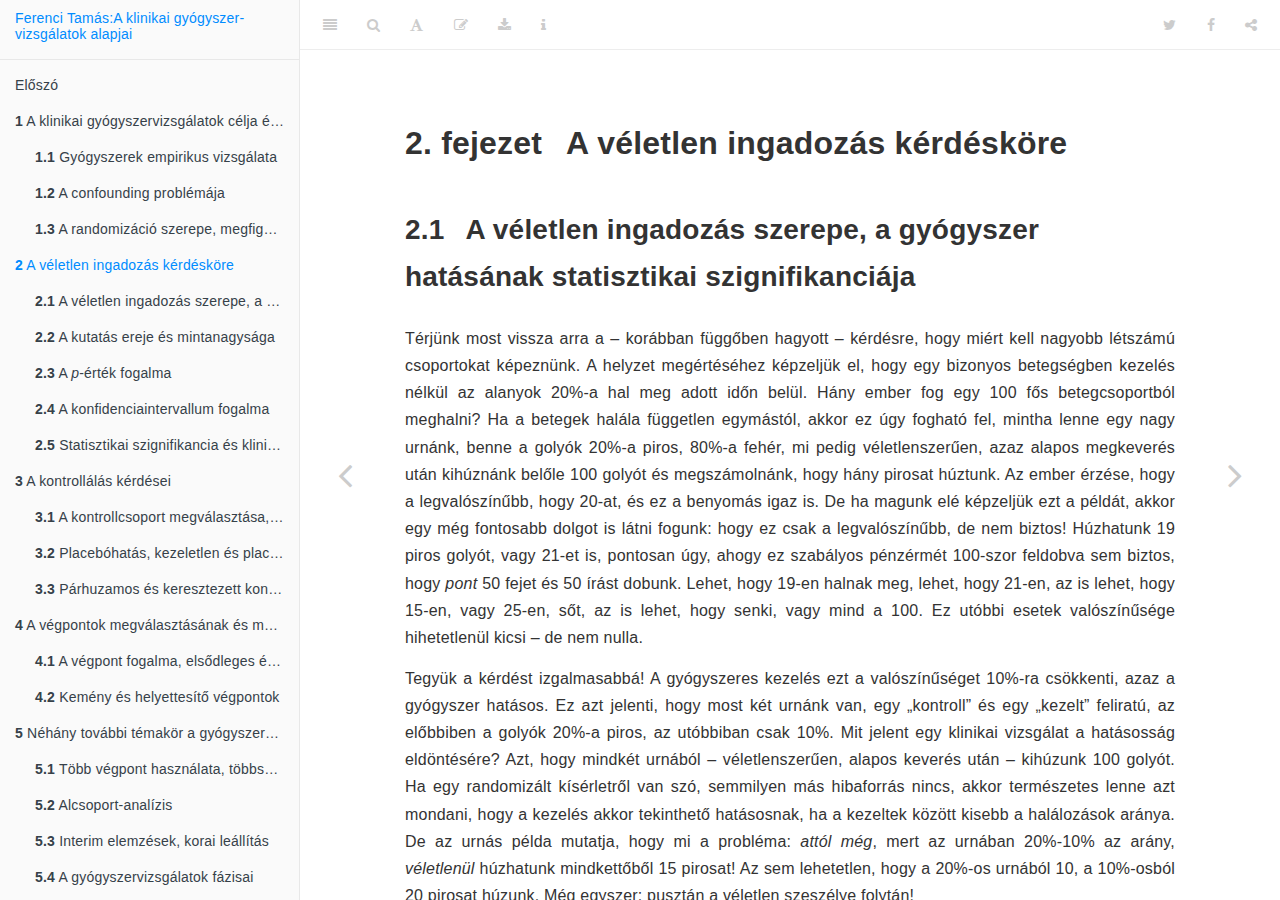
<file: docs/a-véletlen-ingadozás-kérdésköre.html>
<!DOCTYPE html>
<html lang="hu-HU" xml:lang="hu-HU">
<head>

  <meta charset="utf-8" />
  <meta http-equiv="X-UA-Compatible" content="IE=edge" />
  <title>2. fejezet A véletlen ingadozás kérdésköre | A klinikai gyógyszervizsgálatok alapjai</title>
  <meta name="description" content="Nem szakembereknek szóló, minden orvosi és statisztikai előismeret nélkül is olvasható összefoglaló, amely bemutatja a klinikai gyógyszervizsgálatok értelmét, logikáját, megtervezésük és kiértékelésük alapjait." />
  <meta name="generator" content="bookdown 0.21 and GitBook 2.6.7" />

  <meta property="og:title" content="2. fejezet A véletlen ingadozás kérdésköre | A klinikai gyógyszervizsgálatok alapjai" />
  <meta property="og:type" content="book" />
  <meta property="og:url" content="https://tamas-ferenci.github.io/FerenciTamas_AKlinikaiGyogyszervizsgalatokAlapjai/" />
  
  <meta property="og:description" content="Nem szakembereknek szóló, minden orvosi és statisztikai előismeret nélkül is olvasható összefoglaló, amely bemutatja a klinikai gyógyszervizsgálatok értelmét, logikáját, megtervezésük és kiértékelésük alapjait." />
  <meta name="github-repo" content="tamas-ferenci/FerenciTamas_AKlinikaiGyogyszervizsgalatokAlapjai" />

  <meta name="twitter:card" content="summary" />
  <meta name="twitter:title" content="2. fejezet A véletlen ingadozás kérdésköre | A klinikai gyógyszervizsgálatok alapjai" />
  
  <meta name="twitter:description" content="Nem szakembereknek szóló, minden orvosi és statisztikai előismeret nélkül is olvasható összefoglaló, amely bemutatja a klinikai gyógyszervizsgálatok értelmét, logikáját, megtervezésük és kiértékelésük alapjait." />
  

<meta name="author" content="Ferenci Tamás, tamas.ferenci@medstat.hu" />



  <meta name="viewport" content="width=device-width, initial-scale=1" />
  <meta name="apple-mobile-web-app-capable" content="yes" />
  <meta name="apple-mobile-web-app-status-bar-style" content="black" />
  
  
<link rel="prev" href="a-klinikai-gyógyszervizsgálatok-célja-és-módszerei.html"/>
<link rel="next" href="a-kontrollálás-kérdései.html"/>
<script src="libs/header-attrs-2.7/header-attrs.js"></script>
<script src="libs/jquery-2.2.3/jquery.min.js"></script>
<link href="libs/gitbook-2.6.7/css/style.css" rel="stylesheet" />
<link href="libs/gitbook-2.6.7/css/plugin-table.css" rel="stylesheet" />
<link href="libs/gitbook-2.6.7/css/plugin-bookdown.css" rel="stylesheet" />
<link href="libs/gitbook-2.6.7/css/plugin-highlight.css" rel="stylesheet" />
<link href="libs/gitbook-2.6.7/css/plugin-search.css" rel="stylesheet" />
<link href="libs/gitbook-2.6.7/css/plugin-fontsettings.css" rel="stylesheet" />
<link href="libs/gitbook-2.6.7/css/plugin-clipboard.css" rel="stylesheet" />









<!-- Global site tag (gtag.js) - Google Analytics -->
<script async src="https://www.googletagmanager.com/gtag/js?id=UA-19799395-2"></script>
<script>
  window.dataLayer = window.dataLayer || [];
  function gtag(){dataLayer.push(arguments);}
  gtag('js', new Date());

  gtag('config', 'UA-19799395-2');
</script>



<link rel="stylesheet" href="style.css" type="text/css" />
</head>

<body>



  <div class="book without-animation with-summary font-size-2 font-family-1" data-basepath=".">

    <div class="book-summary">
      <nav role="navigation">

<ul class="summary">
<li><a href="./">Ferenci Tamás:A klinikai gyógyszer-<br>vizsgálatok alapjai</a></li>

<li class="divider"></li>
<li class="chapter" data-level="" data-path="index.html"><a href="index.html"><i class="fa fa-check"></i>Előszó</a></li>
<li class="chapter" data-level="1" data-path="a-klinikai-gyógyszervizsgálatok-célja-és-módszerei.html"><a href="a-klinikai-gyógyszervizsgálatok-célja-és-módszerei.html"><i class="fa fa-check"></i><b>1</b> A klinikai gyógyszervizsgálatok célja és módszerei</a>
<ul>
<li class="chapter" data-level="1.1" data-path="a-klinikai-gyógyszervizsgálatok-célja-és-módszerei.html"><a href="a-klinikai-gyógyszervizsgálatok-célja-és-módszerei.html#gyógyszerek-empirikus-vizsgálata"><i class="fa fa-check"></i><b>1.1</b> Gyógyszerek empirikus vizsgálata</a></li>
<li class="chapter" data-level="1.2" data-path="a-klinikai-gyógyszervizsgálatok-célja-és-módszerei.html"><a href="a-klinikai-gyógyszervizsgálatok-célja-és-módszerei.html#a-confounding-problémája"><i class="fa fa-check"></i><b>1.2</b> A confounding problémája</a></li>
<li class="chapter" data-level="1.3" data-path="a-klinikai-gyógyszervizsgálatok-célja-és-módszerei.html"><a href="a-klinikai-gyógyszervizsgálatok-célja-és-módszerei.html#a-randomizáció-szerepe-megfigyeléses-és-kísérletes-vizsgálatok"><i class="fa fa-check"></i><b>1.3</b> A randomizáció szerepe, megfigyeléses és kísérletes vizsgálatok</a></li>
</ul></li>
<li class="chapter" data-level="2" data-path="a-véletlen-ingadozás-kérdésköre.html"><a href="a-véletlen-ingadozás-kérdésköre.html"><i class="fa fa-check"></i><b>2</b> A véletlen ingadozás kérdésköre</a>
<ul>
<li class="chapter" data-level="2.1" data-path="a-véletlen-ingadozás-kérdésköre.html"><a href="a-véletlen-ingadozás-kérdésköre.html#a-véletlen-ingadozás-szerepe-a-gyógyszer-hatásának-statisztikai-szignifikanciája"><i class="fa fa-check"></i><b>2.1</b> A véletlen ingadozás szerepe, a gyógyszer hatásának statisztikai szignifikanciája</a></li>
<li class="chapter" data-level="2.2" data-path="a-véletlen-ingadozás-kérdésköre.html"><a href="a-véletlen-ingadozás-kérdésköre.html#a-kutatás-ereje-és-mintanagysága"><i class="fa fa-check"></i><b>2.2</b> A kutatás ereje és mintanagysága</a></li>
<li class="chapter" data-level="2.3" data-path="a-véletlen-ingadozás-kérdésköre.html"><a href="a-véletlen-ingadozás-kérdésköre.html#a-p-érték-fogalma"><i class="fa fa-check"></i><b>2.3</b> A <em>p</em>-érték fogalma</a></li>
<li class="chapter" data-level="2.4" data-path="a-véletlen-ingadozás-kérdésköre.html"><a href="a-véletlen-ingadozás-kérdésköre.html#a-konfidenciaintervallum-fogalma"><i class="fa fa-check"></i><b>2.4</b> A konfidenciaintervallum fogalma</a></li>
<li class="chapter" data-level="2.5" data-path="a-véletlen-ingadozás-kérdésköre.html"><a href="a-véletlen-ingadozás-kérdésköre.html#statisztikai-szignifikancia-és-klinikai-relevancia"><i class="fa fa-check"></i><b>2.5</b> Statisztikai szignifikancia és klinikai relevancia</a></li>
</ul></li>
<li class="chapter" data-level="3" data-path="a-kontrollálás-kérdései.html"><a href="a-kontrollálás-kérdései.html"><i class="fa fa-check"></i><b>3</b> A kontrollálás kérdései</a>
<ul>
<li class="chapter" data-level="3.1" data-path="a-kontrollálás-kérdései.html"><a href="a-kontrollálás-kérdései.html#a-kontrollcsoport-megválasztása-aktív-kontroll"><i class="fa fa-check"></i><b>3.1</b> A kontrollcsoport megválasztása, aktív kontroll</a></li>
<li class="chapter" data-level="3.2" data-path="a-kontrollálás-kérdései.html"><a href="a-kontrollálás-kérdései.html#placebóhatás-kezeletlen-és-placebo-kontroll-a-kezelés-maszkolása"><i class="fa fa-check"></i><b>3.2</b> Placebóhatás, kezeletlen és placebo kontroll, a kezelés maszkolása</a></li>
<li class="chapter" data-level="3.3" data-path="a-kontrollálás-kérdései.html"><a href="a-kontrollálás-kérdései.html#párhuzamos-és-keresztezett-kontroll"><i class="fa fa-check"></i><b>3.3</b> Párhuzamos és keresztezett kontroll</a></li>
</ul></li>
<li class="chapter" data-level="4" data-path="a-végpontok-megválasztásának-és-mérésének-kérdései.html"><a href="a-végpontok-megválasztásának-és-mérésének-kérdései.html"><i class="fa fa-check"></i><b>4</b> A végpontok megválasztásának és mérésének kérdései</a>
<ul>
<li class="chapter" data-level="4.1" data-path="a-végpontok-megválasztásának-és-mérésének-kérdései.html"><a href="a-végpontok-megválasztásának-és-mérésének-kérdései.html#a-végpont-fogalma-elsődleges-és-másodlagos-végpontok"><i class="fa fa-check"></i><b>4.1</b> A végpont fogalma, elsődleges és másodlagos végpontok</a></li>
<li class="chapter" data-level="4.2" data-path="a-végpontok-megválasztásának-és-mérésének-kérdései.html"><a href="a-végpontok-megválasztásának-és-mérésének-kérdései.html#kemény-és-helyettesítő-végpontok"><i class="fa fa-check"></i><b>4.2</b> Kemény és helyettesítő végpontok</a></li>
</ul></li>
<li class="chapter" data-level="5" data-path="néhány-további-témakör-a-gyógyszervizsgálatok-témájából.html"><a href="néhány-további-témakör-a-gyógyszervizsgálatok-témájából.html"><i class="fa fa-check"></i><b>5</b> Néhány további témakör a gyógyszervizsgálatok témájából</a>
<ul>
<li class="chapter" data-level="5.1" data-path="néhány-további-témakör-a-gyógyszervizsgálatok-témájából.html"><a href="néhány-további-témakör-a-gyógyszervizsgálatok-témájából.html#több-végpont-használata-többszörös-összehasonlítások-helyzete"><i class="fa fa-check"></i><b>5.1</b> Több végpont használata, többszörös összehasonlítások helyzete</a></li>
<li class="chapter" data-level="5.2" data-path="néhány-további-témakör-a-gyógyszervizsgálatok-témájából.html"><a href="néhány-további-témakör-a-gyógyszervizsgálatok-témájából.html#alcsoport-analízis"><i class="fa fa-check"></i><b>5.2</b> Alcsoport-analízis</a></li>
<li class="chapter" data-level="5.3" data-path="néhány-további-témakör-a-gyógyszervizsgálatok-témájából.html"><a href="néhány-további-témakör-a-gyógyszervizsgálatok-témájából.html#interim-elemzések-korai-leállítás"><i class="fa fa-check"></i><b>5.3</b> Interim elemzések, korai leállítás</a></li>
<li class="chapter" data-level="5.4" data-path="néhány-további-témakör-a-gyógyszervizsgálatok-témájából.html"><a href="néhány-további-témakör-a-gyógyszervizsgálatok-témájából.html#a-gyógyszervizsgálatok-fázisai"><i class="fa fa-check"></i><b>5.4</b> A gyógyszervizsgálatok fázisai</a></li>
<li class="chapter" data-level="5.5" data-path="néhány-további-témakör-a-gyógyszervizsgálatok-témájából.html"><a href="néhány-további-témakör-a-gyógyszervizsgálatok-témájából.html#a-bizonyítékok-összessége-szemlélet"><i class="fa fa-check"></i><b>5.5</b> A bizonyítékok összessége szemlélet</a></li>
</ul></li>
<li class="chapter" data-level="" data-path="hivatkozások.html"><a href="hivatkozások.html"><i class="fa fa-check"></i>Hivatkozások</a></li>
<li class="divider"></li>
<li><a href="http://www.medstat.hu/" target="blank">http://www.medstat.hu/</a></li>

</ul>

      </nav>
    </div>

    <div class="book-body">
      <div class="body-inner">
        <div class="book-header" role="navigation">
          <h1>
            <i class="fa fa-circle-o-notch fa-spin"></i><a href="./">A klinikai gyógyszervizsgálatok alapjai</a>
          </h1>
        </div>

        <div class="page-wrapper" tabindex="-1" role="main">
          <div class="page-inner">

            <section class="normal" id="section-">
<div id="a-véletlen-ingadozás-kérdésköre" class="section level1" number="2">
<h1><span class="header-section-number">2. fejezet</span> A véletlen ingadozás kérdésköre</h1>
<div id="a-véletlen-ingadozás-szerepe-a-gyógyszer-hatásának-statisztikai-szignifikanciája" class="section level2" number="2.1">
<h2><span class="header-section-number">2.1</span> A véletlen ingadozás szerepe, a gyógyszer hatásának statisztikai szignifikanciája</h2>
<p>Térjünk most vissza arra a – korábban függőben hagyott – kérdésre, hogy miért kell nagyobb létszámú csoportokat képeznünk. A helyzet megértéséhez képzeljük el, hogy egy bizonyos betegségben kezelés nélkül az alanyok 20%-a hal meg adott időn belül. Hány ember fog egy 100 fős betegcsoportból meghalni? Ha a betegek halála független egymástól, akkor ez úgy fogható fel, mintha lenne egy nagy urnánk, benne a golyók 20%-a piros, 80%-a fehér, mi pedig véletlenszerűen, azaz alapos megkeverés után kihúznánk belőle 100 golyót és megszámolnánk, hogy hány pirosat húztunk. Az ember érzése, hogy a legvalószínűbb, hogy 20-at, és ez a benyomás igaz is. De ha magunk elé képzeljük ezt a példát, akkor egy még fontosabb dolgot is látni fogunk: hogy ez csak a legvalószínűbb, de nem biztos! Húzhatunk 19 piros golyót, vagy 21-et is, pontosan úgy, ahogy ez szabályos pénzérmét 100-szor feldobva sem biztos, hogy <em>pont</em> 50 fejet és 50 írást dobunk. Lehet, hogy 19-en halnak meg, lehet, hogy 21-en, az is lehet, hogy 15-en, vagy 25-en, sőt, az is lehet, hogy senki, vagy mind a 100. Ez utóbbi esetek valószínűsége hihetetlenül kicsi – de nem nulla.</p>
<p>Tegyük a kérdést izgalmasabbá! A gyógyszeres kezelés ezt a valószínűséget 10%-ra csökkenti, azaz a gyógyszer hatásos. Ez azt jelenti, hogy most két urnánk van, egy „kontroll” és egy „kezelt” feliratú, az előbbiben a golyók 20%-a piros, az utóbbiban csak 10%. Mit jelent egy klinikai vizsgálat a hatásosság eldöntésére? Azt, hogy mindkét urnából – véletlenszerűen, alapos keverés után – kihúzunk 100 golyót. Ha egy randomizált kísérletről van szó, semmilyen más hibaforrás nincs, akkor természetes lenne azt mondani, hogy a kezelés akkor tekinthető hatásosnak, ha a kezeltek között kisebb a halálozások aránya. De az urnás példa mutatja, hogy mi a probléma: <em>attól még</em>, mert az urnában 20%-10% az arány, <em>véletlenül</em> húzhatunk mindkettőből 15 pirosat! Az sem lehetetlen, hogy a 20%-os urnából 10, a 10%-osból 20 pirosat húzunk. Még egyszer: pusztán a véletlen szeszélye folytán!</p>
<p>Látható tehát, hogy kétirányú a probléma: ha a kezelt csoportban kevesebb halálozás lesz (kevesebb pirosat húzunk abból az urnából), akkor sem biztos, hogy hat a gyógyszer (kisebb a pirosak aránya az egész urnában), de ha ugyanannyit vagy épp többet húzunk, akkor sem lehetetlen, hogy mégis hat a gyógyszer. Ez a <strong>véletlen ingadozás problémája</strong>.</p>
<p>Fontos észrevétel, hogy a problémára tökéletes megoldás nincs: ha a kezeltek közül mindenki meggyógyul, és a kontrollcsoportból mindenki meghal, <em>elvileg</em> akkor is elképzelhető, hogy nem hat a gyógyszer. (Mindkét urnában a golyók fele piros, de az egyikből pont 100 pirosat, a másikból pont 100 fehéret húztunk – pusztán a véletlen szeszélye folytán. Extrém valószínűtlen, de nem lehetetlen.) Ebben a helyzetben tehát <em>biztos</em> döntést nem tudunk hozni; ha ragaszkodnánk a biztos válaszhoz, akkor a kutatás minden eredménye esetén azt kellene mondani, hogy „nem tudjuk, hogy hat-e a gyógyszer”. Ahhoz tehát, hogy egyáltalán válaszolni tudjunk a gyógyszer hatásosságára vonatkozó kérdésre, <em>muszáj</em> megengednünk valamennyi hibázást.</p>
<p>Valahol határt kell húznunk: már akkor mondjuk, hogy hat a gyógyszer, ha 20% helyett 19% hal meg? Vagy csak akkor, ha 15? Vagy még szigorúbbak vagyunk, és csak akkor, ha 5? Ezzel a döntéssel a kétféle hibázás között egyensúlyozunk: ha nagyon szigorúak vagyunk, akkor ritkán fogunk egy hatástalan gyógyszert tévesen hatásosnak minősíteni, de sokszor fogjuk a hatásosakra is azt mondani, hogy hatástalanok. Ha enyhék vagyunk, akkor pont fordítva.</p>
<p>Az orvosi vizsgálatok kiértékelését ma domináló statisztikai iskolában, amit frekventista iskolának szoktak nevezni, úgy húzzuk meg ezt a határt, hogy igaz legyen, hogy ha a gyógyszer nem hat, akkor csak adott, kicsi – tipikusan 5% - valószínűséggel mondjuk mégis, a véletlen szeszélyéből fakadó tévedés folytán azt, hogy hat. Ezt az 5%-ot szokás szignifikanciaszintnek nevezni. Ha a gyógyszer az így meghúzott küszöbnél nagyobb hatást mutat, akkor azt mondjuk: statisztikailag <strong>szignifikáns a hatás</strong>. Értsd: nem tudható be a véletlen ingadozásnak, olyan nagy, hogy azt kell feltételeznünk, hogy az nem pusztán a véletlen ingadozás miatt jött ki.</p>
<p>Természetesen nem kötelező 5%-ot használni. Választhatunk más értéket is, például 1%-os szignifikanciaszintet: ez azt jelenti, hogy szigorúbb küszöböt szabunk meg, hiszen 1%-ra kell csökkenteni annak valószínűségét, hogy egy valójában nem hatásos gyógyszer pusztán a véletlen ingadozás miatt megugorja ezt a küszöböt. Azaz csak a vizsgálatunkban erősebben ható gyógyszerekre mondjuk azt, hogy „ez vélhetően nem a véletlen ingadozás miatt jött ki, miközben a valóságban nem hat a gyógyszer”.</p>
<p>Kézenfekvő lenne a fenti, fordított logikával szemben a természetes kérdést feltenni, tehát azt, hogy „mennyire valószínű, hogy hat a gyógyszer”. A fenti gondolkodási keretben azonban erre a kérdésre nem lehet válaszolni; ez már átvezet minket egy másik iskolába, melyet bayes-i statisztikának szokás nevezni. Sok érv szólna ennek használata mellett, de addig is, amíg elterjed, marad a „szignifikáns” szó használata, és az, hogy ne feledkezzünk meg erről a fordított logikáról: ha szignifikáns a gyógyszer hatása, az nem azt jelenti, hogy valószínű, hogy hat a gyógyszer, hanem azt, hogy ha nem hatna, akkor valószínűtlen lenne, hogy azt kapnánk a vizsgálatban, amit ténylegesen kaptunk is. Természetesen egyáltalán nem észszerűtlen ilyenkor azt mondani, hogy akkor „minden bizonnyal” hat a gyógyszer, de ettől még a dolog nem fordítható egyszerűen meg.</p>
</div>
<div id="a-kutatás-ereje-és-mintanagysága" class="section level2" number="2.2">
<h2><span class="header-section-number">2.2</span> A kutatás ereje és mintanagysága</h2>
<p>Ha egyszer a szignifikanciaszint egy hibázás valószínűségét fejezi ki, és az értékét mi határozzuk meg, akkor miért 5%-ot használunk? Miért nem 1%-ot? (Így jóval kisebb lenne ennek a hibázásnak a valószínűsége!) Miért nem 0,1%-ot? Miért nem 0,01%-ot?</p>
<p>Hogy ezt megértsük, gondoljuk végig, hogy a szignifikanciaszint csökkentése mit jelentene: azt, hogy csak azokra a gyógyszerekre mondjuk, hogy hatnak, amelyek rendkívül hatásosnak bizonyulnak a vizsgálatban. Már egy közepes mértékű hatásra is azt mondjuk, hogy „ez még belefér a véletlen ingadozásba”. Ez tényleg vitathatatlanul csökkenti annak a valószínűségét, hogy a hatástalan gyógyszereket tévedésből hatásosnak mondjuk, eddig rendben van, csak épp lenne egy kellemetlen következménye is: az, hogy a hatásos, nem extrém hatásos, de azért hatásos gyógyszerek egy nagy részére is azt mondanánk, hogy hatástalan! Hiszen nem tudják megugrani a nagyon magasra tett lécet.</p>
<p>A probléma tehát az, hogy a szignifikanciaszinttel az <em>egyik</em> típusú hibázás valószínűségéről nyilatkoztunk, arról, hogy ha nem hat a gyógyszer, mekkora valószínűséggel minősítjük mégis, pusztán a véletlen ingadozásból fakadó hiba folytán hatásosnak, de ezzel szemben áll egy másik típusú hibázás is: a hatásos gyógyszer téves hatástalannak minősítése. Mi a helyzet ennek a valószínűségével? Ez keményebb dió, hiszen ennek valószínűsége attól is függ, hogy <em>mennyire</em> hat a gyógyszer (amit mi magunk sem tudhatunk!). Minél hatásosabb, annál kisebb lesz ez a valószínűség.</p>
<p>Egy <strong>kutatás erejének</strong> nevezzük annak a valószínűségét, hogy a hatásos gyógyszert <em>helyesen</em> hatásosnak minősítjük. Az előbbiekből tehát látható, hogy ez függ a gyógyszer valódi hatásának mértékétől.</p>
<p>Nem kevésbé fontos, hogy függ a bevont betegek számától, a mintanagyságtól is: minél <em>több</em> betegünk van, a vizsgálatból kapott érték (a kihúzott golyók között a pirosak aránya) annál <em>kevésbé</em> ingadozik a valódi érték (a pirosak aránya az urnában) körül. Ez azért fontos, mert a korábban látott okfejtés azt mondja, hogy a szignifikancia azon múlik, hogy mennyire tudjuk igazolni, hogy a hatás nem fakadhatott véletlen ingadozásból – ez pedig természetesen annál könnyebb, minél kisebb a véletlen ingadozás mértéke. Azaz: minél nagyobb a mintanagyság, annál nagyobb az erő.</p>
<p>A gyakorlatban erre az összefüggésre általában fordítva néznek rá: nem azt nézik, hogy adott mintanagyságnál mekkora az erő, hanem megkövetelnek egy adott erőt (tipikusan 80 vagy 90%), és azt számolják ki, hogy ennek eléréséhez mennyi beteg kell. Ez tehát lehetővé teszi egy vizsgálat mintanagyságának racionális megtervezését!</p>
<p>Természetesen, mint az az egész fenti okfejtésből is látszik, mindez függ attól, hogy mekkora a gyógyszer hatása, amit mi sem tudunk, ezért az egész mintanagyság-tervezés feltételes: <em>ha</em> a hatás nagysága ekkora, <em>akkor</em> ennyi beteg kell annak kimutatásához (adott erővel, adott szignifikanciaszinten). Az tehát egy fontos kérdés, hogy mit feltételezünk hatásnagyságnak, vagy pontosabb lenne úgy fogalmazni: mekkora hatás kimutatására szeretnénk képesek lenni (például az alapján, hogy mi klinikailag lényeges – erre a kérdésre még visszatérünk).</p>
<p>Első ránézésre úgy tűnhet, hogy a kutatás erejének ügye a „gyógyszergyártó saját problémája”: megcsinálja a kísérletet, még hat is a gyógyszere, aztán mégis azt kapja, hogy nem hatásos. (Néha szokták is a szignifikanciaszintre azt mondani, hogy a fogyasztó kockázata – hatástalan gyógyszert kapok – míg erre a hibára azt, hogy gyártó kockázata – hat a gyógyszer, és mégsem tudja forgalomba hozni.) Ez első közelítésként rendben van, de valójában ennél kicsit bonyolultabb a helyzet. Ha túl kicsi a vizsgálat ereje (általánosan elterjedt angol szóval: underpowered a kutatás), tehát túl kevés beteget vontak be, akkor a fals hatás kimutatásának a <em>valószínűsége</em> tényleg ugyanúgy 5%, mintha közepesen sok, nagyon sok, vagy akármennyi beteget vontak volna be. Igen ám, de <em>ha</em> fals hatást mutatunk ki, akkor a kimutatott fals hatás <em>mértéke</em> nagyobb lesz akkor, ha kicsi volt a vizsgálat ereje! Ez matematikailag bebizonyítható, de talán intuitíve is érzékeltethető: ha kicsi a mintanagyság, akkor az 5% tartása <em>épp azért</em> lesz lehetséges, mert csak nagyon hatásos szerekre mondjuk azt, hogy tényleg hatnak (hiszen ilyenkor nagy az ingadozás, a nem hatásos szerek is könnyebben bizonyulhatnak erősebben hatásosnak pusztán a véletlen ingadozás miatt). Így abban az 5%-ban viszont nagy lesz a kimutatott hatás. Pontosan emiatt valójában kárt okoz az orvosi megismerésnek az is, ha nagy számban készülnek nem megfelelő erejű vizsgálatok <span class="citation">(<a href="hivatkozások.html#ref-button2013" role="doc-biblioref">Button és mtsai. 2013</a>)</span>.</p>
<p>Érdemes végezetül megjegyezni, hogy az erő még egy szempontból fontos: a hatásosnak és a hatástalannak minősítés nem szimmetrikus. Ha a 100 kezeltből mindenki meggyógyul és a 100 kontrollból mindenki meghal, akkor van értelme azt mondani, hogy ez erős bizonyíték a hatásra, de ha pont 50 gyógyul meg itt is meg ott is, az még nem erős bizonyíték arra, hogy nem hat a gyógyszer. Ez azt jelenti, hogy nem tudtunk kimutatni hatást, de ezen állítás nem értelmezhető anélkül, hogy tudnánk, hogy mekkora hatást tudtunk volna egyáltalán kimutatni! Ha kicsi a mintanagyság, kicsi az erő, akkor simán lehet, hogy akár egy nagyobb hatást sem tudunk észrevenni. Gondoljunk arra, hogy ha mindkét csoportban a betegek fele gyógyul meg, az nagyon nem ugyanazt jelenti csoportonként 10, és csoportonként 10 ezer beteggel! Jobban szeretjük azt mondani, hogy „nem tudtuk kimutatni, hogy lenne hatás”, ahelyett, hogy „kimutattuk, hogy nincs hatás”. Ez utóbbi igazolása sem lehetetlen (természetesen csak olyan értelemben, hogy adott megbízhatósággal kijelenthető módon egy adott küszöbnél kisebb a hatás!), de ez messze többet igényel – kellően nagy beteglétszámú vizsgálatot – mint egyszerűen azt, hogy a vizsgálat eredménye nem szignifikáns lett. Szokták néha azt is mondani: a „bizonyíték hiánya nem a hiány bizonyítéka”.</p>
</div>
<div id="a-p-érték-fogalma" class="section level2" number="2.3">
<h2><span class="header-section-number">2.3</span> A <em>p</em>-érték fogalma</h2>
<p>Ha csak annyit tudunk, hogy egy vizsgálat szignifikáns 5%-on, akkor még sok eset lehetséges: elképzelhető, hogy éppen csak nagyobb lett a hatása, mint az 5%-on meghúzott küszöb, de az is elképzelhető, hogy sokkal nagyobb lett. Ha megmondjuk, hogy 5%-on szignifikáns, de 1%-on már nem, akkor már többet tudunk: valahol az 5 és 1%-os küszöbök között van. Ha megmondjuk, hogy 3%-on szignifikáns, de 2%-on nem, akkor még többet tudunk.</p>
<p>Ezt a logikát tovább folytatva eljutunk a <strong><em>p-érték</em></strong> fogalmához: ez a legkisebb szignifikanciaszint, aminél még éppen hatásosnak minősítenénk a gyógyszert. Azaz: ha ennél nagyobb szignifikanciaszintet választunk, akkor hatásosnak minősítjük a gyógyszert, ha ennél kisebbet, akkor nem. Ha a <span class="math inline">\(p\)</span>-érték mondjuk 3,5% (általában így szokták írni: <span class="math inline">\(p=0,\!035\)</span>), akkor 5%-ot választva szignifikanciaszintnek hatásosnak minősítjük a gyógyszert, 4%-on szintén, de 3%-on már nem.</p>
<p>A <span class="math inline">\(p\)</span>-érték tehát egyrészt számszerűen mutatja, hogy „mennyire” szignifikáns a gyógyszer, másrészt lehetővé teszi, hogy tetszőleges szignifikanciaszinten döntsünk a hatásosságról.</p>
<p>Ha valaki úgy érzi, hogy ez így elég zavaros, az nem véletlen: valójában itt két statisztikai iskola keveredik. Az egyik iskola azt mondja, hogy két lehetőség van, hat a gyógyszer és hatástalan a gyógyszer, ebből adódóan kétféle hibázás van. Meghatározzuk a kétféle hibázás súlyát, ebből matematikailag levezethetjük, hogy mi az optimális szignifikanciaszint (minél nagyobb baj a hatástalan gyógyszer tévesen hatásosnak minősítése, értelemszerűen annál kisebb), és ez alapján döntenünk a két lehetőség között. Itt tehát két lehetőségünk van, egy „igen-nem” típusú döntést hozunk a végén, és nincsen semmilyen <span class="math inline">\(p\)</span>-érték. A másik iskola azt mondja, hogy csak egyféle lehetőség van, hogy hatástalan a gyógyszer, mi azt nézzük, hogy ennek mennyire mondanak ellent a vizsgálati eredmények, és ezen ellentmondás mértékét mérjük a <span class="math inline">\(p\)</span>-értékkel. Itt tehát egy lehetőség van, ebből adódóan az erő fogalma sem létezik és „igen-nem” típusú döntés helyett egy folytonos, számszerű mérőszámunk lesz, a <span class="math inline">\(p\)</span>-érték. Mint láthatjuk, a manapság használt módszer az orvosi vizsgálatok kiértékelésére e két iskola inkonzisztens elegye: van <span class="math inline">\(p\)</span>-érték, de mégis két lehetőséget nézünk és „igen-nem” típusú döntést hozunk. Ez az egyik fontos oka annak, hogy nagyon sok vita övezi ennek a módszernek a használatát az orvosi vizsgálatok kiértékelésére, de egyelőre megingathatatlan az uralma <span class="citation">(<a href="hivatkozások.html#ref-goodman1999" role="doc-biblioref">Goodman 1999</a>; <a href="hivatkozások.html#ref-wasserstein2016" role="doc-biblioref">Wasserstein és Lazar 2016</a>; <a href="hivatkozások.html#ref-greenland2016" role="doc-biblioref">Greenland és mtsai. 2016</a>)</span>.</p>
</div>
<div id="a-konfidenciaintervallum-fogalma" class="section level2" number="2.4">
<h2><span class="header-section-number">2.4</span> A konfidenciaintervallum fogalma</h2>
<p>A <span class="math inline">\(p\)</span>-érték nagy problémája, hogy nem mond semmi szemléleteset sem a hatás nagyságáról, sem az annak becslésében rejlő, véletlen ingadozásból fakadó bizonytalanságról: a <span class="math inline">\(p\)</span>-érték lehet ugyanannyi egy olyan esetben, ahol pontosan (nagy mintán) kimértük, hogy a gyógyszer kicsit hat, és egy olyan esetben, ahol pontatlanul (kis mintán) kimértük, hogy nagyon hat. Márpedig ez a kettő nagyon nem ugyanaz, úgyhogy kell valamilyen eszköz, ami erről is számot tud adni: ez lesz a <strong>konfidenciaintervallum</strong>.</p>
<p>A konfidenciaintervallum épp a becsült értékben lévő, véletlen ingadozásból fakadó bizonytalanságot próbálja megragadni. Mit jelent a véletlen ingadozás? Az, hogy ha a valódi érték 15%, a mintámban kaphatok 10-et vagy épp 20-at is. Ugyanez fordítva elmondva: ha 10%-ot kaptam, a valódi érték lehetett 15 (de éppenséggel 5 is). A kérdés tehát az, hogy ha 10%-ot kaptam, akkor mi lehetett a valódi érték? Ahogy korábban is láttuk, erre nem tudunk válaszolni, de a fordított kérdésre igen: milyen értékekre igaz, hogy ha ennyi lenne a valóság, akkor kijöhetett 10% pusztán a véletlen ingadozás miatt. Melyek azok az értékek, amelyek ilyen értelemben „hihetőek”, mint valóság, ha a mintában megfigyelt eredményekre támaszkodunk csupán – ezt adja meg a konfidenciaintervallum. Ha például a 10% konfidenciaintervalluma a 8%, 12% tartomány, az azt jelenti, hogy ha 8 és 12% között lenne a valódi érték, akkor még nem elhanyagolható valószínűséggel kijöhet 10% pusztán a véletlen ingadozás miatt, de ha 8-nál kisebb, vagy 12-nél nagyobb lenne a valódi érték, akkor már nagyon valószínűtlen lenne, hogy pusztán a véletlen ingadozás miatt 10-et kapjunk. Azt, hogy mit értünk „nem elhanyagolható” valószínűségen, meg „nagyon valószínűtlen” alatt az ún. megbízhatósági szint adja meg, a tipikus értéke 95%. Ami ebben benne van, azoktól az értékektől nem különbözik szignifikánsan az eredményünk, ha 5%-os szignifikanciaszintet használunk.</p>
</div>
<div id="statisztikai-szignifikancia-és-klinikai-relevancia" class="section level2" number="2.5">
<h2><span class="header-section-number">2.5</span> Statisztikai szignifikancia és klinikai relevancia</h2>
<p>Az előbbiekben végig a statisztikai értelemben vett szignifikanciáról volt szó: arról, hogy egy vizsgálatban talált hatás van-e olyan nagy, hogy azt gondoljuk róla, hogy valódi hatás van-e a hátterében, vagy pedig el tudjuk fogadni, hogy nincs valódi hatás, és a vizsgálatban tapasztalt hatás kijöhetett pusztán a véletlen ingadozás miatt. A „szignifikáns” szónak azonban van egy teljesen más értelme is, az, hogy a hatás nagysága akkora, ami az adott tárgyterületen szakmailag lényeges: „a betegnek tegnap óta szignifikánsan csökkent a vérnyomása” (mert 180/140-ről lement 120/80-ra). Ez egy teljesen értelmes és érthető mondat, de az is világos, hogy az itt használt szignifikanciának semmi köze az előbbi értelemhez, úgyhogy megkülönböztetésül ezt nevezzük <strong>klinikai relevanciának</strong>. Azonban a mindennapi szóhasználatban a kétféle jelentés gyakran keveredik.</p>
<p>A probléma, hogy egyik jelentésből sem következik a másik: egy hatás lehet statisztikailag szignifikáns, de klinikailag nem, ám lehet klinikailag szignifikáns is úgy, hogy közben meg statisztikailag nem az. Hogy hogyan? A választ az előző pont adja meg: a dolog a hatás becslésének véletlen ingadozásból fakadó bizonytalanságán, például a mintanagyságon múlik! Lehet, hogy a gyógyszer klinikailag nagyon is szignifikánsan, 20 Hgmm-rel csökkenti a vérnyomást, de ez statisztikailag inszignifikáns (mert 4 betegen mérték ki), és lehet, hogy klinikailag teljesen inszignifikánsan, 0,2 Hgmm-rel csökkenti a vérnyomást, de ez mégis szignifikáns statisztikailag (mert 4000 betegen mérték ki).</p>
<p>Pontosan ezért oda kell figyelni arra, hogy ha a szignifikáns szót látjuk, akkor azt milyen értelemben használják: attól még mert valami statisztikailag szignifikáns, a hatás mérete lehet bármilyen kicsi, adott esetben minden klinikai jelentőség nélküli is.</p>

</div>
</div>
<!-- Default Statcounter code for Ferenci Tamás
elektronikus jegy https://tamas-ferenci.github.io/ -->
<script type="text/javascript">
var sc_project=12422840; 
var sc_invisible=1; 
var sc_security="d32cce24"; 
</script>
<script type="text/javascript"
src="https://www.statcounter.com/counter/counter.js"
async></script>
<noscript><div class="statcounter"><a title="látogató
számláló" href="https://www.statcounter.hu/"
target="_blank"><img class="statcounter"
src="https://c.statcounter.com/12422840/0/d32cce24/1/"
alt="látogató számláló"></a></div></noscript>
<!-- End of Statcounter Code -->
            </section>

          </div>
        </div>
      </div>
<a href="a-klinikai-gyógyszervizsgálatok-célja-és-módszerei.html" class="navigation navigation-prev " aria-label="Previous page"><i class="fa fa-angle-left"></i></a>
<a href="a-kontrollálás-kérdései.html" class="navigation navigation-next " aria-label="Next page"><i class="fa fa-angle-right"></i></a>
    </div>
  </div>
<script src="libs/gitbook-2.6.7/js/app.min.js"></script>
<script src="libs/gitbook-2.6.7/js/lunr.js"></script>
<script src="libs/gitbook-2.6.7/js/clipboard.min.js"></script>
<script src="libs/gitbook-2.6.7/js/plugin-search.js"></script>
<script src="libs/gitbook-2.6.7/js/plugin-sharing.js"></script>
<script src="libs/gitbook-2.6.7/js/plugin-fontsettings.js"></script>
<script src="libs/gitbook-2.6.7/js/plugin-bookdown.js"></script>
<script src="libs/gitbook-2.6.7/js/jquery.highlight.js"></script>
<script src="libs/gitbook-2.6.7/js/plugin-clipboard.js"></script>
<script>
gitbook.require(["gitbook"], function(gitbook) {
gitbook.start({
"sharing": {
"github": false,
"facebook": true,
"twitter": true,
"linkedin": false,
"weibo": false,
"instapaper": false,
"vk": false,
"all": ["facebook", "twitter", "linkedin", "weibo", "instapaper"]
},
"fontsettings": {
"theme": "white",
"family": "sans",
"size": 2
},
"edit": {
"link": "https://github.com/tamas-ferenci/FerenciTamas_AKlinikaiGyogyszervizsgalatokAlapjai/edit/master/02-veletleningadozas.Rmd",
"text": "Szerkesztés"
},
"history": {
"link": null,
"text": null
},
"view": {
"link": null,
"text": null
},
"download": ["FerenciTamas_AKlinikaiGyogyszervizsgalatokAlapjai.pdf", "FerenciTamas_AKlinikaiGyogyszervizsgalatokAlapjai.epub"],
"toc": {
"collapse": "subsection"
}
});
});
</script>

<!-- dynamically load mathjax for compatibility with self-contained -->
<script>
  (function () {
    var script = document.createElement("script");
    script.type = "text/javascript";
    var src = "true";
    if (src === "" || src === "true") src = "https://mathjax.rstudio.com/latest/MathJax.js?config=TeX-MML-AM_CHTML";
    if (location.protocol !== "file:")
      if (/^https?:/.test(src))
        src = src.replace(/^https?:/, '');
    script.src = src;
    document.getElementsByTagName("head")[0].appendChild(script);
  })();
</script>
</body>

</html>
</file>
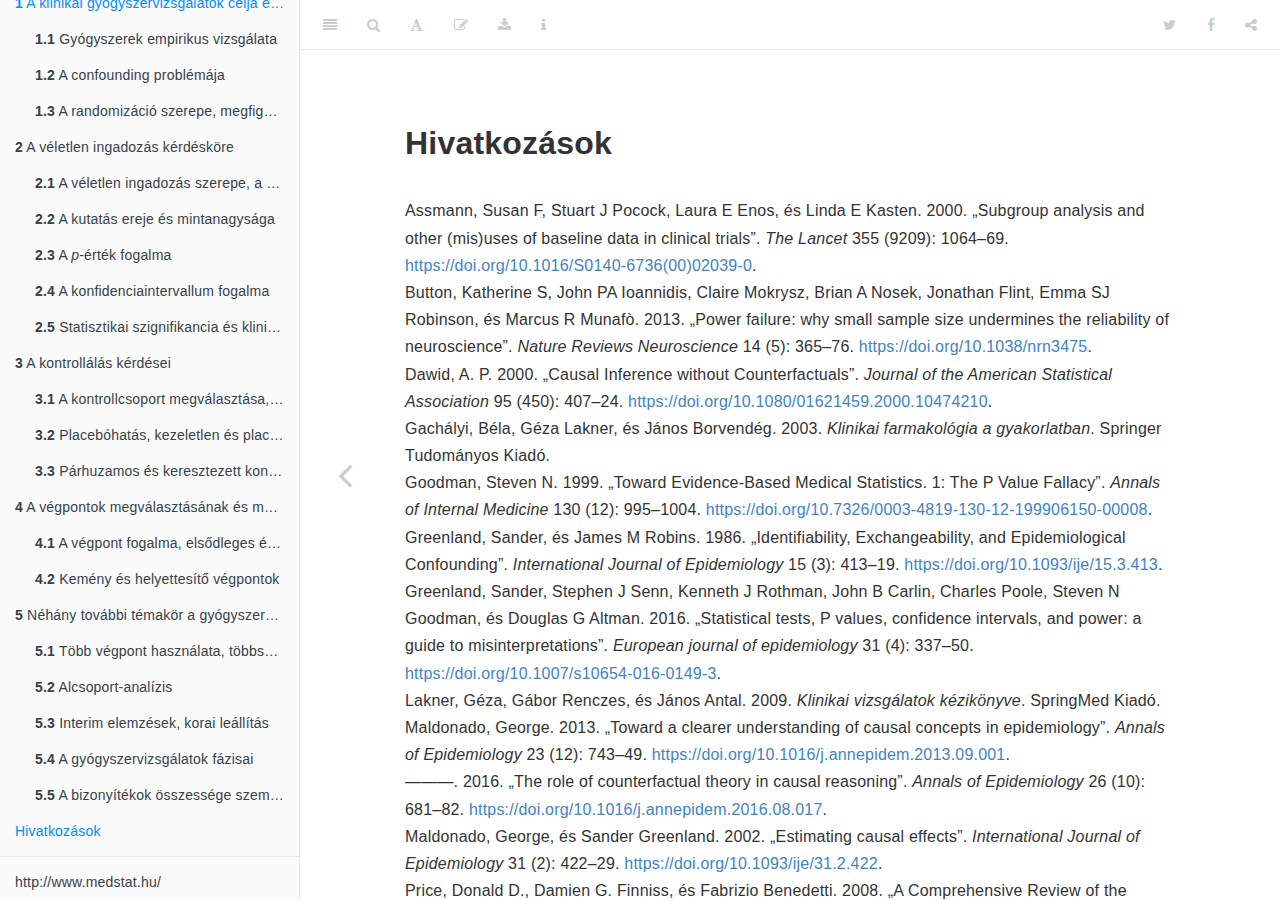
<file: docs/hivatkozások.html>
<!DOCTYPE html>
<html lang="hu-HU" xml:lang="hu-HU">
<head>

  <meta charset="utf-8" />
  <meta http-equiv="X-UA-Compatible" content="IE=edge" />
  <title>Hivatkozások | A klinikai gyógyszervizsgálatok alapjai</title>
  <meta name="description" content="Nem szakembereknek szóló, minden orvosi és statisztikai előismeret nélkül is olvasható összefoglaló, amely bemutatja a klinikai gyógyszervizsgálatok értelmét, logikáját, megtervezésük és kiértékelésük alapjait." />
  <meta name="generator" content="bookdown 0.21 and GitBook 2.6.7" />

  <meta property="og:title" content="Hivatkozások | A klinikai gyógyszervizsgálatok alapjai" />
  <meta property="og:type" content="book" />
  <meta property="og:url" content="https://tamas-ferenci.github.io/FerenciTamas_AKlinikaiGyogyszervizsgalatokAlapjai/" />
  
  <meta property="og:description" content="Nem szakembereknek szóló, minden orvosi és statisztikai előismeret nélkül is olvasható összefoglaló, amely bemutatja a klinikai gyógyszervizsgálatok értelmét, logikáját, megtervezésük és kiértékelésük alapjait." />
  <meta name="github-repo" content="tamas-ferenci/FerenciTamas_AKlinikaiGyogyszervizsgalatokAlapjai" />

  <meta name="twitter:card" content="summary" />
  <meta name="twitter:title" content="Hivatkozások | A klinikai gyógyszervizsgálatok alapjai" />
  
  <meta name="twitter:description" content="Nem szakembereknek szóló, minden orvosi és statisztikai előismeret nélkül is olvasható összefoglaló, amely bemutatja a klinikai gyógyszervizsgálatok értelmét, logikáját, megtervezésük és kiértékelésük alapjait." />
  

<meta name="author" content="Ferenci Tamás, tamas.ferenci@medstat.hu" />



  <meta name="viewport" content="width=device-width, initial-scale=1" />
  <meta name="apple-mobile-web-app-capable" content="yes" />
  <meta name="apple-mobile-web-app-status-bar-style" content="black" />
  
  
<link rel="prev" href="néhány-további-témakör-a-gyógyszervizsgálatok-témájából.html"/>

<script src="libs/header-attrs-2.7/header-attrs.js"></script>
<script src="libs/jquery-2.2.3/jquery.min.js"></script>
<link href="libs/gitbook-2.6.7/css/style.css" rel="stylesheet" />
<link href="libs/gitbook-2.6.7/css/plugin-table.css" rel="stylesheet" />
<link href="libs/gitbook-2.6.7/css/plugin-bookdown.css" rel="stylesheet" />
<link href="libs/gitbook-2.6.7/css/plugin-highlight.css" rel="stylesheet" />
<link href="libs/gitbook-2.6.7/css/plugin-search.css" rel="stylesheet" />
<link href="libs/gitbook-2.6.7/css/plugin-fontsettings.css" rel="stylesheet" />
<link href="libs/gitbook-2.6.7/css/plugin-clipboard.css" rel="stylesheet" />









<!-- Global site tag (gtag.js) - Google Analytics -->
<script async src="https://www.googletagmanager.com/gtag/js?id=UA-19799395-2"></script>
<script>
  window.dataLayer = window.dataLayer || [];
  function gtag(){dataLayer.push(arguments);}
  gtag('js', new Date());

  gtag('config', 'UA-19799395-2');
</script>



<link rel="stylesheet" href="style.css" type="text/css" />
</head>

<body>



  <div class="book without-animation with-summary font-size-2 font-family-1" data-basepath=".">

    <div class="book-summary">
      <nav role="navigation">

<ul class="summary">
<li><a href="./">Ferenci Tamás:A klinikai gyógyszer-<br>vizsgálatok alapjai</a></li>

<li class="divider"></li>
<li class="chapter" data-level="" data-path="index.html"><a href="index.html"><i class="fa fa-check"></i>Előszó</a></li>
<li class="chapter" data-level="1" data-path="a-klinikai-gyógyszervizsgálatok-célja-és-módszerei.html"><a href="a-klinikai-gyógyszervizsgálatok-célja-és-módszerei.html"><i class="fa fa-check"></i><b>1</b> A klinikai gyógyszervizsgálatok célja és módszerei</a>
<ul>
<li class="chapter" data-level="1.1" data-path="a-klinikai-gyógyszervizsgálatok-célja-és-módszerei.html"><a href="a-klinikai-gyógyszervizsgálatok-célja-és-módszerei.html#gyógyszerek-empirikus-vizsgálata"><i class="fa fa-check"></i><b>1.1</b> Gyógyszerek empirikus vizsgálata</a></li>
<li class="chapter" data-level="1.2" data-path="a-klinikai-gyógyszervizsgálatok-célja-és-módszerei.html"><a href="a-klinikai-gyógyszervizsgálatok-célja-és-módszerei.html#a-confounding-problémája"><i class="fa fa-check"></i><b>1.2</b> A confounding problémája</a></li>
<li class="chapter" data-level="1.3" data-path="a-klinikai-gyógyszervizsgálatok-célja-és-módszerei.html"><a href="a-klinikai-gyógyszervizsgálatok-célja-és-módszerei.html#a-randomizáció-szerepe-megfigyeléses-és-kísérletes-vizsgálatok"><i class="fa fa-check"></i><b>1.3</b> A randomizáció szerepe, megfigyeléses és kísérletes vizsgálatok</a></li>
</ul></li>
<li class="chapter" data-level="2" data-path="a-véletlen-ingadozás-kérdésköre.html"><a href="a-véletlen-ingadozás-kérdésköre.html"><i class="fa fa-check"></i><b>2</b> A véletlen ingadozás kérdésköre</a>
<ul>
<li class="chapter" data-level="2.1" data-path="a-véletlen-ingadozás-kérdésköre.html"><a href="a-véletlen-ingadozás-kérdésköre.html#a-véletlen-ingadozás-szerepe-a-gyógyszer-hatásának-statisztikai-szignifikanciája"><i class="fa fa-check"></i><b>2.1</b> A véletlen ingadozás szerepe, a gyógyszer hatásának statisztikai szignifikanciája</a></li>
<li class="chapter" data-level="2.2" data-path="a-véletlen-ingadozás-kérdésköre.html"><a href="a-véletlen-ingadozás-kérdésköre.html#a-kutatás-ereje-és-mintanagysága"><i class="fa fa-check"></i><b>2.2</b> A kutatás ereje és mintanagysága</a></li>
<li class="chapter" data-level="2.3" data-path="a-véletlen-ingadozás-kérdésköre.html"><a href="a-véletlen-ingadozás-kérdésköre.html#a-p-érték-fogalma"><i class="fa fa-check"></i><b>2.3</b> A <em>p</em>-érték fogalma</a></li>
<li class="chapter" data-level="2.4" data-path="a-véletlen-ingadozás-kérdésköre.html"><a href="a-véletlen-ingadozás-kérdésköre.html#a-konfidenciaintervallum-fogalma"><i class="fa fa-check"></i><b>2.4</b> A konfidenciaintervallum fogalma</a></li>
<li class="chapter" data-level="2.5" data-path="a-véletlen-ingadozás-kérdésköre.html"><a href="a-véletlen-ingadozás-kérdésköre.html#statisztikai-szignifikancia-és-klinikai-relevancia"><i class="fa fa-check"></i><b>2.5</b> Statisztikai szignifikancia és klinikai relevancia</a></li>
</ul></li>
<li class="chapter" data-level="3" data-path="a-kontrollálás-kérdései.html"><a href="a-kontrollálás-kérdései.html"><i class="fa fa-check"></i><b>3</b> A kontrollálás kérdései</a>
<ul>
<li class="chapter" data-level="3.1" data-path="a-kontrollálás-kérdései.html"><a href="a-kontrollálás-kérdései.html#a-kontrollcsoport-megválasztása-aktív-kontroll"><i class="fa fa-check"></i><b>3.1</b> A kontrollcsoport megválasztása, aktív kontroll</a></li>
<li class="chapter" data-level="3.2" data-path="a-kontrollálás-kérdései.html"><a href="a-kontrollálás-kérdései.html#placebóhatás-kezeletlen-és-placebo-kontroll-a-kezelés-maszkolása"><i class="fa fa-check"></i><b>3.2</b> Placebóhatás, kezeletlen és placebo kontroll, a kezelés maszkolása</a></li>
<li class="chapter" data-level="3.3" data-path="a-kontrollálás-kérdései.html"><a href="a-kontrollálás-kérdései.html#párhuzamos-és-keresztezett-kontroll"><i class="fa fa-check"></i><b>3.3</b> Párhuzamos és keresztezett kontroll</a></li>
</ul></li>
<li class="chapter" data-level="4" data-path="a-végpontok-megválasztásának-és-mérésének-kérdései.html"><a href="a-végpontok-megválasztásának-és-mérésének-kérdései.html"><i class="fa fa-check"></i><b>4</b> A végpontok megválasztásának és mérésének kérdései</a>
<ul>
<li class="chapter" data-level="4.1" data-path="a-végpontok-megválasztásának-és-mérésének-kérdései.html"><a href="a-végpontok-megválasztásának-és-mérésének-kérdései.html#a-végpont-fogalma-elsődleges-és-másodlagos-végpontok"><i class="fa fa-check"></i><b>4.1</b> A végpont fogalma, elsődleges és másodlagos végpontok</a></li>
<li class="chapter" data-level="4.2" data-path="a-végpontok-megválasztásának-és-mérésének-kérdései.html"><a href="a-végpontok-megválasztásának-és-mérésének-kérdései.html#kemény-és-helyettesítő-végpontok"><i class="fa fa-check"></i><b>4.2</b> Kemény és helyettesítő végpontok</a></li>
</ul></li>
<li class="chapter" data-level="5" data-path="néhány-további-témakör-a-gyógyszervizsgálatok-témájából.html"><a href="néhány-további-témakör-a-gyógyszervizsgálatok-témájából.html"><i class="fa fa-check"></i><b>5</b> Néhány további témakör a gyógyszervizsgálatok témájából</a>
<ul>
<li class="chapter" data-level="5.1" data-path="néhány-további-témakör-a-gyógyszervizsgálatok-témájából.html"><a href="néhány-további-témakör-a-gyógyszervizsgálatok-témájából.html#több-végpont-használata-többszörös-összehasonlítások-helyzete"><i class="fa fa-check"></i><b>5.1</b> Több végpont használata, többszörös összehasonlítások helyzete</a></li>
<li class="chapter" data-level="5.2" data-path="néhány-további-témakör-a-gyógyszervizsgálatok-témájából.html"><a href="néhány-további-témakör-a-gyógyszervizsgálatok-témájából.html#alcsoport-analízis"><i class="fa fa-check"></i><b>5.2</b> Alcsoport-analízis</a></li>
<li class="chapter" data-level="5.3" data-path="néhány-további-témakör-a-gyógyszervizsgálatok-témájából.html"><a href="néhány-további-témakör-a-gyógyszervizsgálatok-témájából.html#interim-elemzések-korai-leállítás"><i class="fa fa-check"></i><b>5.3</b> Interim elemzések, korai leállítás</a></li>
<li class="chapter" data-level="5.4" data-path="néhány-további-témakör-a-gyógyszervizsgálatok-témájából.html"><a href="néhány-további-témakör-a-gyógyszervizsgálatok-témájából.html#a-gyógyszervizsgálatok-fázisai"><i class="fa fa-check"></i><b>5.4</b> A gyógyszervizsgálatok fázisai</a></li>
<li class="chapter" data-level="5.5" data-path="néhány-további-témakör-a-gyógyszervizsgálatok-témájából.html"><a href="néhány-további-témakör-a-gyógyszervizsgálatok-témájából.html#a-bizonyítékok-összessége-szemlélet"><i class="fa fa-check"></i><b>5.5</b> A bizonyítékok összessége szemlélet</a></li>
</ul></li>
<li class="chapter" data-level="" data-path="hivatkozások.html"><a href="hivatkozások.html"><i class="fa fa-check"></i>Hivatkozások</a></li>
<li class="divider"></li>
<li><a href="http://www.medstat.hu/" target="blank">http://www.medstat.hu/</a></li>

</ul>

      </nav>
    </div>

    <div class="book-body">
      <div class="body-inner">
        <div class="book-header" role="navigation">
          <h1>
            <i class="fa fa-circle-o-notch fa-spin"></i><a href="./">A klinikai gyógyszervizsgálatok alapjai</a>
          </h1>
        </div>

        <div class="page-wrapper" tabindex="-1" role="main">
          <div class="page-inner">

            <section class="normal" id="section-">
<div id="hivatkozások" class="section level1 unnumbered">
<h1>Hivatkozások</h1>

<div id="refs" class="references csl-bib-body hanging-indent">
<div id="ref-assman2000" class="csl-entry">
Assmann, Susan F, Stuart J Pocock, Laura E Enos, és Linda E Kasten. 2000. <span>„Subgroup analysis and other (mis)uses of baseline data in clinical trials”</span>. <em>The Lancet</em> 355 (9209): 1064–69. <a href="https://doi.org/10.1016/S0140-6736(00)02039-0">https://doi.org/10.1016/S0140-6736(00)02039-0</a>.
</div>
<div id="ref-button2013" class="csl-entry">
Button, Katherine S, John PA Ioannidis, Claire Mokrysz, Brian A Nosek, Jonathan Flint, Emma SJ Robinson, és Marcus R Munafò. 2013. <span>„Power failure: why small sample size undermines the reliability of neuroscience”</span>. <em>Nature Reviews Neuroscience</em> 14 (5): 365–76. <a href="https://doi.org/10.1038/nrn3475">https://doi.org/10.1038/nrn3475</a>.
</div>
<div id="ref-dawid2000" class="csl-entry">
Dawid, A. P. 2000. <span>„Causal Inference without Counterfactuals”</span>. <em>Journal of the American Statistical Association</em> 95 (450): 407–24. <a href="https://doi.org/10.1080/01621459.2000.10474210">https://doi.org/10.1080/01621459.2000.10474210</a>.
</div>
<div id="ref-gachalyi2003" class="csl-entry">
Gachályi, Béla, Géza Lakner, és János Borvendég. 2003. <em>Klinikai farmakol<span>ó</span>gia a gyakorlatban</em>. Springer Tudom<span>á</span>nyos Kiad<span>ó</span>.
</div>
<div id="ref-goodman1999" class="csl-entry">
Goodman, Steven N. 1999. <span>„Toward Evidence-Based Medical Statistics. 1: The P Value Fallacy”</span>. <em>Annals of Internal Medicine</em> 130 (12): 995–1004. <a href="https://doi.org/10.7326/0003-4819-130-12-199906150-00008">https://doi.org/10.7326/0003-4819-130-12-199906150-00008</a>.
</div>
<div id="ref-greenland1986" class="csl-entry">
Greenland, Sander, és James M Robins. 1986. <span>„Identifiability, Exchangeability, and Epidemiological Confounding”</span>. <em>International Journal of Epidemiology</em> 15 (3): 413–19. <a href="https://doi.org/10.1093/ije/15.3.413">https://doi.org/10.1093/ije/15.3.413</a>.
</div>
<div id="ref-greenland2016" class="csl-entry">
Greenland, Sander, Stephen J Senn, Kenneth J Rothman, John B Carlin, Charles Poole, Steven N Goodman, és Douglas G Altman. 2016. <span>„Statistical tests, P values, confidence intervals, and power: a guide to misinterpretations”</span>. <em>European journal of epidemiology</em> 31 (4): 337–50. <a href="https://doi.org/10.1007/s10654-016-0149-3">https://doi.org/10.1007/s10654-016-0149-3</a>.
</div>
<div id="ref-lakner2009" class="csl-entry">
Lakner, Géza, Gábor Renczes, és János Antal. 2009. <em>Klinikai vizsg<span>á</span>latok k<span>é</span>zik<span>ö</span>nyve</em>. SpringMed Kiad<span>ó</span>.
</div>
<div id="ref-maldonado2013" class="csl-entry">
Maldonado, George. 2013. <span>„Toward a clearer understanding of causal concepts in epidemiology”</span>. <em>Annals of Epidemiology</em> 23 (12): 743–49. <a href="https://doi.org/10.1016/j.annepidem.2013.09.001">https://doi.org/10.1016/j.annepidem.2013.09.001</a>.
</div>
<div id="ref-maldonado2016" class="csl-entry">
———. 2016. <span>„The role of counterfactual theory in causal reasoning”</span>. <em>Annals of Epidemiology</em> 26 (10): 681–82. <a href="https://doi.org/10.1016/j.annepidem.2016.08.017">https://doi.org/10.1016/j.annepidem.2016.08.017</a>.
</div>
<div id="ref-maldonado2002" class="csl-entry">
Maldonado, George, és Sander Greenland. 2002. <span>„Estimating causal effects”</span>. <em>International Journal of Epidemiology</em> 31 (2): 422–29. <a href="https://doi.org/10.1093/ije/31.2.422">https://doi.org/10.1093/ije/31.2.422</a>.
</div>
<div id="ref-price2008" class="csl-entry">
Price, Donald D., Damien G. Finniss, és Fabrizio Benedetti. 2008. <span>„A Comprehensive Review of the Placebo Effect: Recent Advances and Current Thought”</span>. <em>Annual Review of Psychology</em> 59 (1): 565–90. <a href="https://doi.org/10.1146/annurev.psych.59.113006.095941">https://doi.org/10.1146/annurev.psych.59.113006.095941</a>.
</div>
<div id="ref-schulz2005a" class="csl-entry">
Schulz, Kenneth F, és David A Grimes. 2005. <span>„Multiplicity in randomised trials I: endpoints and treatments”</span>. <em>The Lancet</em> 365 (9470): 1591–95. <a href="https://doi.org/10.1016/S0140-6736(05)66461-6">https://doi.org/10.1016/S0140-6736(05)66461-6</a>.
</div>
<div id="ref-senn2003" class="csl-entry">
Senn, Stephen. 2003. <em>Cross-over Trials in Clinical Research</em>. Wiley.
</div>
<div id="ref-senn2013" class="csl-entry">
———. 2013. <span>„Seven myths of randomisation in clinical trials”</span>. <em>Statistics in Medicine</em> 32 (9): 1439–50. <a href="https://doi.org/10.1002/sim.5713">https://doi.org/10.1002/sim.5713</a>.
</div>
<div id="ref-sleight2000" class="csl-entry">
Sleight, Peter. 2000. <span>„Debate: Subgroup analyses in clinical trials: fun to look at-but don’t believe them!”</span>. <em>Trials</em> 1 (1): 1–3. <a href="https://doi.org/10.1186/cvm-1-1-025">https://doi.org/10.1186/cvm-1-1-025</a>.
</div>
<div id="ref-wartolowskag2014" class="csl-entry">
Wartolowska, Karolina, Andrew Judge, Sally Hopewell, Gary S Collins, Benjamin J F Dean, Ines Rombach, David Brindley, Julian Savulescu, David J Beard, és Andrew J Carr. 2014. <span>„Use of placebo controls in the evaluation of surgery: systematic review”</span>. <em>British Medical Journal</em> 348. <a href="https://doi.org/10.1136/bmj.g3253">https://doi.org/10.1136/bmj.g3253</a>.
</div>
<div id="ref-wasserstein2016" class="csl-entry">
Wasserstein, Ronald L., és Nicole A. Lazar. 2016. <span>„The ASA Statement on p-Values: Context, Process, and Purpose”</span>. <em>The American Statistician</em> 70 (2): 129–33. <a href="https://doi.org/10.1080/00031305.2016.1154108">https://doi.org/10.1080/00031305.2016.1154108</a>.
</div>
<div id="ref-yusuf1991" class="csl-entry">
Yusuf, Salim, Janet Wittes, Jeffrey Probstfield, és Herman A. Tyroler. 1991. <span>„Analysis and Interpretation of Treatment Effects in Subgroups of Patients in Randomized Clinical Trials”</span>. <em>JAMA</em> 266 (1): 93–98. <a href="https://doi.org/10.1001/jama.1991.03470010097038">https://doi.org/10.1001/jama.1991.03470010097038</a>.
</div>
</div>
</div>










<!-- Default Statcounter code for Ferenci Tamás
elektronikus jegy https://tamas-ferenci.github.io/ -->
<script type="text/javascript">
var sc_project=12422840; 
var sc_invisible=1; 
var sc_security="d32cce24"; 
</script>
<script type="text/javascript"
src="https://www.statcounter.com/counter/counter.js"
async></script>
<noscript><div class="statcounter"><a title="látogató
számláló" href="https://www.statcounter.hu/"
target="_blank"><img class="statcounter"
src="https://c.statcounter.com/12422840/0/d32cce24/1/"
alt="látogató számláló"></a></div></noscript>
<!-- End of Statcounter Code -->
            </section>

          </div>
        </div>
      </div>
<a href="néhány-további-témakör-a-gyógyszervizsgálatok-témájából.html" class="navigation navigation-prev navigation-unique" aria-label="Previous page"><i class="fa fa-angle-left"></i></a>

    </div>
  </div>
<script src="libs/gitbook-2.6.7/js/app.min.js"></script>
<script src="libs/gitbook-2.6.7/js/lunr.js"></script>
<script src="libs/gitbook-2.6.7/js/clipboard.min.js"></script>
<script src="libs/gitbook-2.6.7/js/plugin-search.js"></script>
<script src="libs/gitbook-2.6.7/js/plugin-sharing.js"></script>
<script src="libs/gitbook-2.6.7/js/plugin-fontsettings.js"></script>
<script src="libs/gitbook-2.6.7/js/plugin-bookdown.js"></script>
<script src="libs/gitbook-2.6.7/js/jquery.highlight.js"></script>
<script src="libs/gitbook-2.6.7/js/plugin-clipboard.js"></script>
<script>
gitbook.require(["gitbook"], function(gitbook) {
gitbook.start({
"sharing": {
"github": false,
"facebook": true,
"twitter": true,
"linkedin": false,
"weibo": false,
"instapaper": false,
"vk": false,
"all": ["facebook", "twitter", "linkedin", "weibo", "instapaper"]
},
"fontsettings": {
"theme": "white",
"family": "sans",
"size": 2
},
"edit": {
"link": "https://github.com/tamas-ferenci/FerenciTamas_AKlinikaiGyogyszervizsgalatokAlapjai/edit/master/06-hivatkozasok.Rmd",
"text": "Szerkesztés"
},
"history": {
"link": null,
"text": null
},
"view": {
"link": null,
"text": null
},
"download": ["FerenciTamas_AKlinikaiGyogyszervizsgalatokAlapjai.pdf", "FerenciTamas_AKlinikaiGyogyszervizsgalatokAlapjai.epub"],
"toc": {
"collapse": "subsection"
}
});
});
</script>

<!-- dynamically load mathjax for compatibility with self-contained -->
<script>
  (function () {
    var script = document.createElement("script");
    script.type = "text/javascript";
    var src = "true";
    if (src === "" || src === "true") src = "https://mathjax.rstudio.com/latest/MathJax.js?config=TeX-MML-AM_CHTML";
    if (location.protocol !== "file:")
      if (/^https?:/.test(src))
        src = src.replace(/^https?:/, '');
    script.src = src;
    document.getElementsByTagName("head")[0].appendChild(script);
  })();
</script>
</body>

</html>
</file>
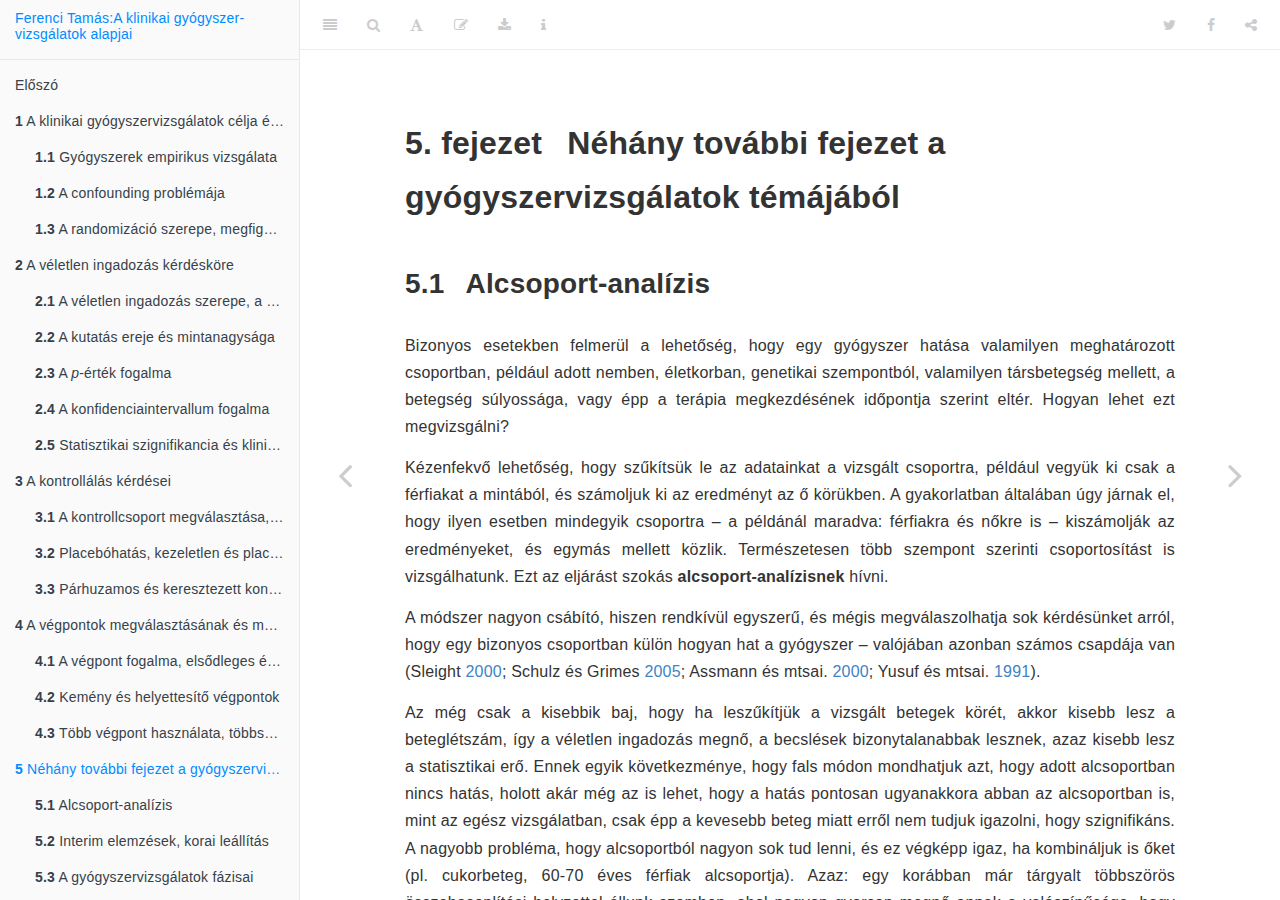
<file: docs/néhány-további-fejezet-a-gyógyszervizsgálatok-témájából.html>
<!DOCTYPE html>
<html lang="hu-HU" xml:lang="hu-HU">
<head>

  <meta charset="utf-8" />
  <meta http-equiv="X-UA-Compatible" content="IE=edge" />
  <title>5. fejezet Néhány további fejezet a gyógyszervizsgálatok témájából | A klinikai gyógyszervizsgálatok alapjai</title>
  <meta name="description" content="Nem szakembereknek szóló, minden orvosi és statisztikai előismeret nélkül is olvasható összefoglaló, amely bemutatja a klinikai gyógyszervizsgálatok értelmét, logikáját, megtervezésük és kiértékelésük alapjait." />
  <meta name="generator" content="bookdown 0.21 and GitBook 2.6.7" />

  <meta property="og:title" content="5. fejezet Néhány további fejezet a gyógyszervizsgálatok témájából | A klinikai gyógyszervizsgálatok alapjai" />
  <meta property="og:type" content="book" />
  <meta property="og:url" content="https://tamas-ferenci.github.io/FerenciTamas_AKlinikaiGyogyszervizsgalatokAlapjai/" />
  
  <meta property="og:description" content="Nem szakembereknek szóló, minden orvosi és statisztikai előismeret nélkül is olvasható összefoglaló, amely bemutatja a klinikai gyógyszervizsgálatok értelmét, logikáját, megtervezésük és kiértékelésük alapjait." />
  <meta name="github-repo" content="tamas-ferenci/FerenciTamas_AKlinikaiGyogyszervizsgalatokAlapjai" />

  <meta name="twitter:card" content="summary" />
  <meta name="twitter:title" content="5. fejezet Néhány további fejezet a gyógyszervizsgálatok témájából | A klinikai gyógyszervizsgálatok alapjai" />
  
  <meta name="twitter:description" content="Nem szakembereknek szóló, minden orvosi és statisztikai előismeret nélkül is olvasható összefoglaló, amely bemutatja a klinikai gyógyszervizsgálatok értelmét, logikáját, megtervezésük és kiértékelésük alapjait." />
  

<meta name="author" content="Ferenci Tamás, tamas.ferenci@medstat.hu" />



  <meta name="viewport" content="width=device-width, initial-scale=1" />
  <meta name="apple-mobile-web-app-capable" content="yes" />
  <meta name="apple-mobile-web-app-status-bar-style" content="black" />
  
  
<link rel="prev" href="a-végpontok-megválasztásának-és-mérésének-kérdései.html"/>
<link rel="next" href="hivatkozások.html"/>
<script src="libs/jquery-2.2.3/jquery.min.js"></script>
<link href="libs/gitbook-2.6.7/css/style.css" rel="stylesheet" />
<link href="libs/gitbook-2.6.7/css/plugin-table.css" rel="stylesheet" />
<link href="libs/gitbook-2.6.7/css/plugin-bookdown.css" rel="stylesheet" />
<link href="libs/gitbook-2.6.7/css/plugin-highlight.css" rel="stylesheet" />
<link href="libs/gitbook-2.6.7/css/plugin-search.css" rel="stylesheet" />
<link href="libs/gitbook-2.6.7/css/plugin-fontsettings.css" rel="stylesheet" />
<link href="libs/gitbook-2.6.7/css/plugin-clipboard.css" rel="stylesheet" />









<script src="libs/accessible-code-block-0.0.1/empty-anchor.js"></script>
<link href="libs/anchor-sections-1.0/anchor-sections.css" rel="stylesheet" />
<script src="libs/anchor-sections-1.0/anchor-sections.js"></script>
<!-- Global site tag (gtag.js) - Google Analytics -->
<script async src="https://www.googletagmanager.com/gtag/js?id=UA-19799395-2"></script>
<script>
  window.dataLayer = window.dataLayer || [];
  function gtag(){dataLayer.push(arguments);}
  gtag('js', new Date());

  gtag('config', 'UA-19799395-2');
</script>



<link rel="stylesheet" href="style.css" type="text/css" />
</head>

<body>



  <div class="book without-animation with-summary font-size-2 font-family-1" data-basepath=".">

    <div class="book-summary">
      <nav role="navigation">

<ul class="summary">
<li><a href="./">Ferenci Tamás:A klinikai gyógyszer-<br>vizsgálatok alapjai</a></li>

<li class="divider"></li>
<li class="chapter" data-level="" data-path="index.html"><a href="index.html"><i class="fa fa-check"></i>Előszó</a></li>
<li class="chapter" data-level="1" data-path="a-klinikai-gyógyszervizsgálatok-célja-és-módszerei.html"><a href="a-klinikai-gyógyszervizsgálatok-célja-és-módszerei.html"><i class="fa fa-check"></i><b>1</b> A klinikai gyógyszervizsgálatok célja és módszerei</a><ul>
<li class="chapter" data-level="1.1" data-path="a-klinikai-gyógyszervizsgálatok-célja-és-módszerei.html"><a href="a-klinikai-gyógyszervizsgálatok-célja-és-módszerei.html#gyógyszerek-empirikus-vizsgálata"><i class="fa fa-check"></i><b>1.1</b> Gyógyszerek empirikus vizsgálata</a></li>
<li class="chapter" data-level="1.2" data-path="a-klinikai-gyógyszervizsgálatok-célja-és-módszerei.html"><a href="a-klinikai-gyógyszervizsgálatok-célja-és-módszerei.html#a-confounding-problémája"><i class="fa fa-check"></i><b>1.2</b> A confounding problémája</a></li>
<li class="chapter" data-level="1.3" data-path="a-klinikai-gyógyszervizsgálatok-célja-és-módszerei.html"><a href="a-klinikai-gyógyszervizsgálatok-célja-és-módszerei.html#a-randomizáció-szerepe-megfigyeléses-és-kísérletes-vizsgálatok"><i class="fa fa-check"></i><b>1.3</b> A randomizáció szerepe, megfigyeléses és kísérletes vizsgálatok</a></li>
</ul></li>
<li class="chapter" data-level="2" data-path="a-véletlen-ingadozás-kérdésköre.html"><a href="a-véletlen-ingadozás-kérdésköre.html"><i class="fa fa-check"></i><b>2</b> A véletlen ingadozás kérdésköre</a><ul>
<li class="chapter" data-level="2.1" data-path="a-véletlen-ingadozás-kérdésköre.html"><a href="a-véletlen-ingadozás-kérdésköre.html#a-véletlen-ingadozás-szerepe-a-gyógyszer-hatásának-statisztikai-szignifikanciája"><i class="fa fa-check"></i><b>2.1</b> A véletlen ingadozás szerepe, a gyógyszer hatásának statisztikai szignifikanciája</a></li>
<li class="chapter" data-level="2.2" data-path="a-véletlen-ingadozás-kérdésköre.html"><a href="a-véletlen-ingadozás-kérdésköre.html#a-kutatás-ereje-és-mintanagysága"><i class="fa fa-check"></i><b>2.2</b> A kutatás ereje és mintanagysága</a></li>
<li class="chapter" data-level="2.3" data-path="a-véletlen-ingadozás-kérdésköre.html"><a href="a-véletlen-ingadozás-kérdésköre.html#a-p-érték-fogalma"><i class="fa fa-check"></i><b>2.3</b> A <em>p</em>-érték fogalma</a></li>
<li class="chapter" data-level="2.4" data-path="a-véletlen-ingadozás-kérdésköre.html"><a href="a-véletlen-ingadozás-kérdésköre.html#a-konfidenciaintervallum-fogalma"><i class="fa fa-check"></i><b>2.4</b> A konfidenciaintervallum fogalma</a></li>
<li class="chapter" data-level="2.5" data-path="a-véletlen-ingadozás-kérdésköre.html"><a href="a-véletlen-ingadozás-kérdésköre.html#statisztikai-szignifikancia-és-klinikai-relevancia"><i class="fa fa-check"></i><b>2.5</b> Statisztikai szignifikancia és klinikai relevancia</a></li>
</ul></li>
<li class="chapter" data-level="3" data-path="a-kontrollálás-kérdései.html"><a href="a-kontrollálás-kérdései.html"><i class="fa fa-check"></i><b>3</b> A kontrollálás kérdései</a><ul>
<li class="chapter" data-level="3.1" data-path="a-kontrollálás-kérdései.html"><a href="a-kontrollálás-kérdései.html#a-kontrollcsoport-megválasztása-aktív-kontroll"><i class="fa fa-check"></i><b>3.1</b> A kontrollcsoport megválasztása, aktív kontroll</a></li>
<li class="chapter" data-level="3.2" data-path="a-kontrollálás-kérdései.html"><a href="a-kontrollálás-kérdései.html#placebóhatás-kezeletlen-és-placebo-kontroll-a-kezelés-maszkolása"><i class="fa fa-check"></i><b>3.2</b> Placebóhatás, kezeletlen és placebo kontroll, a kezelés maszkolása</a></li>
<li class="chapter" data-level="3.3" data-path="a-kontrollálás-kérdései.html"><a href="a-kontrollálás-kérdései.html#párhuzamos-és-keresztezett-kontroll"><i class="fa fa-check"></i><b>3.3</b> Párhuzamos és keresztezett kontroll</a></li>
</ul></li>
<li class="chapter" data-level="4" data-path="a-végpontok-megválasztásának-és-mérésének-kérdései.html"><a href="a-végpontok-megválasztásának-és-mérésének-kérdései.html"><i class="fa fa-check"></i><b>4</b> A végpontok megválasztásának és mérésének kérdései</a><ul>
<li class="chapter" data-level="4.1" data-path="a-végpontok-megválasztásának-és-mérésének-kérdései.html"><a href="a-végpontok-megválasztásának-és-mérésének-kérdései.html#a-végpont-fogalma-elsődleges-és-másodlagos-végpontok"><i class="fa fa-check"></i><b>4.1</b> A végpont fogalma, elsődleges és másodlagos végpontok</a></li>
<li class="chapter" data-level="4.2" data-path="a-végpontok-megválasztásának-és-mérésének-kérdései.html"><a href="a-végpontok-megválasztásának-és-mérésének-kérdései.html#kemény-és-helyettesítő-végpontok"><i class="fa fa-check"></i><b>4.2</b> Kemény és helyettesítő végpontok</a></li>
<li class="chapter" data-level="4.3" data-path="a-végpontok-megválasztásának-és-mérésének-kérdései.html"><a href="a-végpontok-megválasztásának-és-mérésének-kérdései.html#több-végpont-használata-többszörös-összehasonlítások-helyzete"><i class="fa fa-check"></i><b>4.3</b> Több végpont használata, többszörös összehasonlítások helyzete</a></li>
</ul></li>
<li class="chapter" data-level="5" data-path="néhány-további-fejezet-a-gyógyszervizsgálatok-témájából.html"><a href="néhány-további-fejezet-a-gyógyszervizsgálatok-témájából.html"><i class="fa fa-check"></i><b>5</b> Néhány további fejezet a gyógyszervizsgálatok témájából</a><ul>
<li class="chapter" data-level="5.1" data-path="néhány-további-fejezet-a-gyógyszervizsgálatok-témájából.html"><a href="néhány-további-fejezet-a-gyógyszervizsgálatok-témájából.html#alcsoport-analízis"><i class="fa fa-check"></i><b>5.1</b> Alcsoport-analízis</a></li>
<li class="chapter" data-level="5.2" data-path="néhány-további-fejezet-a-gyógyszervizsgálatok-témájából.html"><a href="néhány-további-fejezet-a-gyógyszervizsgálatok-témájából.html#interim-elemzések-korai-leállítás"><i class="fa fa-check"></i><b>5.2</b> Interim elemzések, korai leállítás</a></li>
<li class="chapter" data-level="5.3" data-path="néhány-további-fejezet-a-gyógyszervizsgálatok-témájából.html"><a href="néhány-további-fejezet-a-gyógyszervizsgálatok-témájából.html#a-gyógyszervizsgálatok-fázisai"><i class="fa fa-check"></i><b>5.3</b> A gyógyszervizsgálatok fázisai</a></li>
<li class="chapter" data-level="5.4" data-path="néhány-további-fejezet-a-gyógyszervizsgálatok-témájából.html"><a href="néhány-további-fejezet-a-gyógyszervizsgálatok-témájából.html#a-bizonyítékok-összessége-szemlélet"><i class="fa fa-check"></i><b>5.4</b> A bizonyítékok összessége szemlélet</a></li>
</ul></li>
<li class="chapter" data-level="" data-path="hivatkozások.html"><a href="hivatkozások.html"><i class="fa fa-check"></i>Hivatkozások</a></li>
<li class="divider"></li>
<li><a href="http://www.medstat.hu/" target="blank">http://www.medstat.hu/</a></li>

</ul>

      </nav>
    </div>

    <div class="book-body">
      <div class="body-inner">
        <div class="book-header" role="navigation">
          <h1>
            <i class="fa fa-circle-o-notch fa-spin"></i><a href="./">A klinikai gyógyszervizsgálatok alapjai</a>
          </h1>
        </div>

        <div class="page-wrapper" tabindex="-1" role="main">
          <div class="page-inner">

            <section class="normal" id="section-">
<div id="néhány-további-fejezet-a-gyógyszervizsgálatok-témájából" class="section level1">
<h1><span class="header-section-number">5. fejezet</span> Néhány további fejezet a gyógyszervizsgálatok témájából</h1>
<div id="alcsoport-analízis" class="section level2">
<h2><span class="header-section-number">5.1</span> Alcsoport-analízis</h2>
<p>Bizonyos esetekben felmerül a lehetőség, hogy egy gyógyszer hatása valamilyen meghatározott csoportban, például adott nemben, életkorban, genetikai szempontból, valamilyen társbetegség mellett, a betegség súlyossága, vagy épp a terápia megkezdésének időpontja szerint eltér. Hogyan lehet ezt megvizsgálni?</p>
<p>Kézenfekvő lehetőség, hogy szűkítsük le az adatainkat a vizsgált csoportra, például vegyük ki csak a férfiakat a mintából, és számoljuk ki az eredményt az ő körükben. A gyakorlatban általában úgy járnak el, hogy ilyen esetben mindegyik csoportra – a példánál maradva: férfiakra és nőkre is – kiszámolják az eredményeket, és egymás mellett közlik. Természetesen több szempont szerinti csoportosítást is vizsgálhatunk. Ezt az eljárást szokás <strong>alcsoport-analízisnek</strong> hívni.</p>
<p>A módszer nagyon csábító, hiszen rendkívül egyszerű, és mégis megválaszolhatja sok kérdésünket arról, hogy egy bizonyos csoportban külön hogyan hat a gyógyszer – valójában azonban számos csapdája van <span class="citation">(Sleight <a href="#ref-sleight2000" role="doc-biblioref">2000</a>; Schulz és Grimes <a href="#ref-schulz2005a" role="doc-biblioref">2005</a>; Assmann és mtsai. <a href="#ref-assman2000" role="doc-biblioref">2000</a>; Yusuf és mtsai. <a href="#ref-yusuf1991" role="doc-biblioref">1991</a>)</span>.</p>
<p>Az még csak a kisebbik baj, hogy ha leszűkítjük a vizsgált betegek körét, akkor kisebb lesz a beteglétszám, így a véletlen ingadozás megnő, a becslések bizonytalanabbak lesznek, azaz kisebb lesz a statisztikai erő. Ennek egyik következménye, hogy fals módon mondhatjuk azt, hogy adott alcsoportban nincs hatás, holott akár még az is lehet, hogy a hatás pontosan ugyanakkora abban az alcsoportban is, mint az egész vizsgálatban, csak épp a kevesebb beteg miatt erről nem tudjuk igazolni, hogy szignifikáns. A nagyobb probléma, hogy alcsoportból nagyon sok tud lenni, és ez végképp igaz, ha kombináljuk is őket (pl. cukorbeteg, 60-70 éves férfiak alcsoportja). Azaz: egy korábban már tárgyalt többszörös összehasonlítási helyzettel állunk szemben, ahol nagyon gyorsan megnő annak a valószínűsége, hogy <em>legalább egy</em> alcsoportban akkor is találunk hatást, ha sehol nincsen! Ez a két probléma ráadásul némiképp még fel is erősíti egymást, hiszen ahogy korábban láttuk, a túl kis erő pedig ahhoz fog vezetni, hogy ha téves hatást találunk, annak a mérete ráadásul még nagy is lesz.</p>
<p>Mindezeken némileg segít, ha limitált az alcsoportok száma, az pedig különösen fontos, hogy <em>előre</em> eldöntött legyen, hogy milyen alcsoportok kerülnek elemzésre, mert a legveszélyesebb az, ha ezt az adatok alapján, az eredményeket nézegetve találják ki a kutatók (így nagyon nagy lesz a valószínűsége, hogy olyan alcsoportot találnak, ami csak abban a konkrét mintában mutat eltérést). Tökéletes megoldást azonban ezek sem jelentenek.</p>
<p>Akkor mire jók mégis az alcsoport-analízisek? Mivel elképzelhető, hogy a gyógyszer hatása <em>tényleg</em> eltér bizonyos alcsoportokban, és ezt fontos is lenne felderíteni, így nem lehet egyszerűen figyelmen kívül hagyni ezt a témakört. Fontos azonban, hogy az alcsoport-analízisek eredményei mindig óvatosan kezelendőek, és jellegük szerint inkább csak <em>felvetik</em> a lehetőségét, hogy egy alcsoport máshogy viselkedik, de önmagukban nem bizonyítják. Ezért a valóban releváns feltevéseket később megerősítő jellegű vizsgálatokban célirányosan igazolni kell.</p>
</div>
<div id="interim-elemzések-korai-leállítás" class="section level2">
<h2><span class="header-section-number">5.2</span> Interim elemzések, korai leállítás</h2>
<p>A gyógyszervizsgálatokról eddig elmondottakból úgy tűnhet, hogy ha egy maszkolt vizsgálatról van szó, akkor egészen a vizsgálat lezárásáig senki nem tudhatja, hogy melyik beteg tartozott a kezelt, és melyik a kontrollcsoportba. Ez elméletben tényleg így is van, de gyakorlatilag nem kivitelezhető, és nem csak azért, mert valakinek be kell csomagolnia a szereket kívülről nézve azonos csomagolásba. Bele kell nézni menet közben is az adatokba, minimum a biztonság miatt (ha valami bajt okoz a szer, azt muszáj hamar észrevenni), de akár a hatásosság miatt is: ha találunk egy nagyon hatásos készítményt, akkor sem szerencsés, ha hónapok, adott esetben évek múlva derül csak ki.</p>
<p>A megoldást az jelenti, hogy létezik egy, a kutatást végzőktől természetesen szigorúan független – hogy a maszkolás fennmaradjon – bizottság, amelynek tagjai belenézhetnek menet közben is az eredményekbe. Értékelhetik azokat, és ez alapján szükség esetén a független bizottság határozhat a vizsgálat <strong>korai leállításáról</strong>, de az egyéb módosításokról is. Az ilyen, menet közben végzett kiértékelést szokták <strong>interim analízisnek</strong> nevezni.</p>
<p>A fenti elmondásból az egész nagyon sima ügynek tűnhet, pedig valójában itt is vannak csapdák. A legfontosabb probléma, hogy minden egyes <q>belekukucskálás</q> az eredményekbe egy lehetőség, hogy szignifikáns hatást kapjunk akkor is, ha nincs hatás! Minél többször tesszük meg, annál nagyobb a valószínűsége, hogy fals módon hatást mutatunk ki – ez tehát pontosan ugyanaz a probléma, amit a többszörös összehasonlítások esetén láttunk.</p>
<p>Mivel azonban fontos, hogy mégis tudjunk interim analízist végezni, ezért számos módszert találtak ki, amit alkalmazni lehet, hogy korrekt eredményt kapjunk<a href="#fn4" class="footnote-ref" id="fnref4"><sup>4</sup></a>.</p>
<p>Amíg a biztonság miatti leállítás szerepét senki nem kérdőjelezi meg, addig a hatásosság miatti leállítás gyakran vált ki vitákat a szakirodalomban. A módszertani problémákon túl egy fontos etikai megfontolás is szerepet játszik ebben: bár <q>matematikailag</q> mindegy, hogy valaki azért hal meg, mert súlyos mellékhatást szenved el egy nem jó gyógyszertől, vagy pedig azért, mert nem jut hozzá időben egy jó gyógyszerhez, az orvosok számára ez a kettő nem ugyanaz – sokkal nagyobb súllyal esik latba az a kár, amit az aktív tevékenységükkel okoztak. Ezt fejezi ki igazából a <q>nil nocere</q> – <q>ne árts</q> – elve (nem azt, hogy semmit nem szabad tenni a beteggel, ami elvileg akár árthat is neki, mert akkor semmilyen orvosi beavatkozást nem lehetne soha senkin végezni).</p>
</div>
<div id="a-gyógyszervizsgálatok-fázisai" class="section level2">
<h2><span class="header-section-number">5.3</span> A gyógyszervizsgálatok fázisai</h2>
<p>Itt nem célunk a gyógyszervizsgálatok szervezésével kapcsolatos milliónyi – és a gyakorlatban fontos – technikai kérdésre kitérni, de egy dolgot megemlítünk, mert ez gyakran előkerül a közbeszédben is.</p>
<p>A gyógyszerfejlesztés folyamatának azon első lépéseit, amikor a gyógyszert még nem adják embernek, <strong>preklinikai fázisnak</strong> szokás nevezni. Ide tartoznak a számítógépes modellezések, a laboratóriumban sejtkultúrákon és szöveteken végzett vizsgálatok, az állatkísérletek stb. Ha egy gyógyszerjelölt ezen fázison átmegy és ígéretesnek tűnik, akkor jön az emberi kipróbálás szakasza, amit <strong>klinikai fázisnak</strong> szoktak nevezni. A preklinikai fázisban ugyan megpróbálják kizárni a kockázatokat (és maximalizálni annak a valószínűségét, hogy hatásos legyen a gyógyszer), de ez igazán biztosan csak akkor dől el, ha ténylegesen embernek adják a vizsgált készítményt. Ebből adódóan a klinikai fázis a gyógyszerfejlesztés legkritikusabb, és ezzel összhangban a legjobban szabályozott területe. Számos szomorú történelmi példa után ma már klinikai vizsgálatban kizárólag önkéntesek vehetnek részt.</p>
<p>A klinikai szakaszt általában három fázisra szokták bontani. Az <strong>1-es fázisú</strong> vizsgálatok során néhány kivételtől eltekintve a gyógyszert kislétszámú (jellemzően néhány tucatnyi) és általában teljesen egészséges alanynak adják. Ebből is rögtön látható, hogy ekkor még nem kell gyógyítania a gyógyszernek! Akkor mi szükség van erre a fázisra? A válasz az, hogy itt ismerik meg a kutatók azt, hogy a gyógyszernek mi a sorsa az emberi szervezeten belül (hogyan szívódik fel, hogy oszlik szét a szervezetben, hogyan alakul át, hogyan távozik), hogy a szervezetben hogyan fejt ki hatást, ez milyen mutatókkal írható le, hogy ezek összefüggenek-e a szervezeten belüli viselkedés mutatóival. Általában az 1-es fázis során különböző dózisokat adnak be, hogy megtalálják, hogy melyik lehet az optimális. Bár hatásosságot itt még nem néznek, de biztonságot nagyon is: nyomon követik a mellékhatásokat, ez is segít annak kiválasztásában, hogy mely dózisok jöhetnek szóba a későbbi vizsgálatokhoz.</p>
<p>A <strong>2-es fázis</strong> kritikus lépés: itt kell először gyógyítania is a gyógyszernek. A 2-es fázisú vizsgálatokban a gyógyszerjelöltet már betegeknek adják, de egyébként jó állapotban lévő és nem túl nagy létszámú (jellemzően 100 körüli vagy alatti), rendkívül megválogatott és nagyon szorosan monitorozott csoportnak. Itt is rögzítik ugyanúgy a biztonsági végpontokat, de itt először vizsgálják a hatásosságot is. A cél még nem ennek a pontos felmérése, csak annak eldöntése, hogy egyáltalán a remény megvan-e arra, hogy a gyógyszer működjön, azaz van-e megfelelő dózis, aminél a kockázat-haszon mérleg kellő betegcsoport számára pozitív lehet. Szükség esetén tovább optimalizálják, és itt véglegesítik az adagolást is.</p>
<p>Ha igen, akkor a gyógyszerjelölt továbblép az utolsó, legnagyobb volumenű, és legkomplexebb szakaszba. A <strong>3-as fázis</strong> során a készítményt már nagy létszámú (akár több ezer fős) betegcsoportnak adják, nagyon gyakran számos vizsgálóhelyen, a betegeket jóval kevésbé megválogatva, ezzel is közelítve a való életbeli helyzethez. Amellett, hogy ugyanúgy nyomon követik itt is a biztonsági végpontokat, ez lesz a perdöntő információforrás a hatásosság megítéléséhez, a korábbi feltételezések megerősítéséhez. A gyógyszerjelölt akkor kaphat törzskönyvet, ha ezen a fázison is sikeresen átjut.</p>
<p>Manapság a 3-as fázisú vizsgálatok nagyon kevés, jól megindokolt kivételtől eltekintve mind randomizált, kontrollált kutatások.</p>
<p>Szoktak néha még <strong>4-es fázisú</strong> vizsgálatokról is beszélni. Ez a kifejezés némileg kakukktojás, mert ez már nem a gyógyszerfejlesztési folyamat része, hanem a törzskönyvezés utáni fázisé. A kutatómunka ugyanis nem ér véget a törzskönyvezéssel és a forgalomba hozatallal: bármilyen nagy létszámú is volt a fázis 3 vizsgálat, gyakran előfordul, hogy vannak kérdések, amik eldöntéséhez még ez is kevés. Ahogy láttuk, a kis hatások megítéléséhez – legyen szó akár kis főhatásról, akár ritka mellékhatásról – nagy mintanagyság kell; nagyon kis hatáshoz akkora mintanagyság is szükséges lehet, ami a fázis 3 vizsgálatban sem érhető el. Ezeket csak akkor lehet tanulmányozni, amikor a gyógyszer már széleskörű alkalmazásba került; van rá példa, hogy ilyenkor már több százezer beteg bevonásával készítenek kutatásokat. Az ilyen vizsgálatok további célja, hogy információt gyűjtsön a való életbeli hatásról, hiszen még a 3-as fázis betegei is általában sok szempont (életkor, társbetegségek stb.) szerint válogatott körből származnak, a betegminta összetétele eltér az összes betegétől. Cserében a dolog kevésbé lehet szigorúan szabályozott, mint a 3-as fázisban; itt már nagyon sokszor kerül sor megfigyeléses vizsgálatok végzésére is.</p>
</div>
<div id="a-bizonyítékok-összessége-szemlélet" class="section level2">
<h2><span class="header-section-number">5.4</span> A bizonyítékok összessége szemlélet</h2>
<p>Az orvosi kérdések eldöntésekor – és ez alól természetesen a gyógyszerek hatásosságának a megítélése sem kivétel – soha nem az a kérdés, hogy <em>egy konkrét</em> vizsgálat mit mutat, hanem az, hogy mi a teljes tudásunk az adott témakörben. Ez adott esetben állhat egyetlen vizsgálatból, állhat többől is, ez utóbbi esetben a különböző kutatások bizonyító ereje eltérő is lehet.</p>
<p>Éppen ezért fontos, hogy egy kérdés megválaszolását lehetőleg a teljes, rendelkezésre álló tudásunkra alapozzuk. Ez a gyakorlatban két feladat megoldását igényli: a tudást tartalmazó közlemények valamilyen módon történő összegyűjtését (<strong>review</strong>), lehetőleg reprodukálható módon (<strong>szisztematikus review</strong>), és a közleményekből kiolvasható eredmények megfelelő statisztikai módszerrel történő aggregálását (<strong>meta-analízis</strong>). A statisztikai módszerekre azért van szükség, mert itt nem lehet egyszerűen átlagolni: minden részlet nélkül, ha egy 20 fős vizsgálat azt találta, hogy a halálozási arány 10%, egy 1000 fős pedig azt, hogy 20%, akkor érezhető, hogy nem lehet azt mondani, hogy együtt azt mondják, hogy a válasz 15%. Valahogy tehát a kutatások bizonytalanságát is figyelembe kell venni, erre szolgálnak a meta-analízis módszerei.</p>
<p>Fontos hangsúlyozni, hogy a meta-analízisre csak akkor van szükség, ha nem ismerjük a vizsgálatokban résztvevő betegek adatait személy szerint, egyénileg. Ha igen, akkor csak <q>össze kell önteni őket</q> (persze pár dologra még ekkor is figyelni kell, de ez már részletkérdés), de a gyakorlatban elég tipikus helyzet, hogy az egyéni eredményeket nem, csak az összesítést ismerjük. Például nem tudjuk az egyedi vérnyomás értékeket, csak az átlagukat és a szórásukat. Ez a tipikus helyzet akkor, ha a nyers adatokhoz nem férünk hozzá, csak a kutatásról készült publikációt tudjuk elolvasni. Ilyenkor van szükség a meta-analízis eszköztárára.</p>
<p>Végezetül nagyon fontos rögzíteni, hogy a meta-analízis sem jelent csodafegyvert: eleve limitálja, hogy csak aggregált adatok alapján tud dolgozni, és ha a bemenő adatok mind rossz minőségűek, akkor abból nem lesz varázslatosan jó minőségű eredmény semmilyen módszerrel sem.</p>

</div>
</div>
<h3>Hivatkozások</h3>
<div id="refs" class="references">
<div id="ref-assman2000">
<p>Assmann, Susan F, Stuart J Pocock, Laura E Enos, és Linda E Kasten. 2000. „Subgroup analysis and other (mis)uses of baseline data in clinical trials”. <em>The Lancet</em> 355 (9209): 1064–9. <a href="https://doi.org/10.1016/S0140-6736(00)02039-0">https://doi.org/10.1016/S0140-6736(00)02039-0</a>.</p>
</div>
<div id="ref-schulz2005a">
<p>Schulz, Kenneth F, és David A Grimes. 2005. „Multiplicity in randomised trials I: endpoints and treatments”. <em>The Lancet</em> 365 (9470): 1591–5. <a href="https://doi.org/10.1016/S0140-6736(05)66461-6">https://doi.org/10.1016/S0140-6736(05)66461-6</a>.</p>
</div>
<div id="ref-sleight2000">
<p>Sleight, Peter. 2000. „Debate: Subgroup analyses in clinical trials: fun to look at-but don’t believe them!” <em>Trials</em> 1 (1): 1–3. <a href="https://doi.org/10.1186/cvm-1-1-025">https://doi.org/10.1186/cvm-1-1-025</a>.</p>
</div>
<div id="ref-yusuf1991">
<p>Yusuf, Salim, Janet Wittes, Jeffrey Probstfield, és Herman A. Tyroler. 1991. „Analysis and Interpretation of Treatment Effects in Subgroups of Patients in Randomized Clinical Trials”. <em>JAMA</em> 266 (1): 93–98. <a href="https://doi.org/10.1001/jama.1991.03470010097038">https://doi.org/10.1001/jama.1991.03470010097038</a>.</p>
</div>
</div>
<div class="footnotes">
<hr />
<ol start="4">
<li id="fn4"><p>Ezek helyenként egészen komplexek, de az alapgondolat általában az, amit a többszörös összehasonlításoknál is láttunk: belenézhetünk többször is, de akkor szigorúbbnak kell lennünk, hogy a végén összességében is megőrizzük az 5%-os fals hatás-kimutatás valószínűséget.<a href="néhány-további-fejezet-a-gyógyszervizsgálatok-témájából.html#fnref4" class="footnote-back">↩︎</a></p></li>
</ol>
</div>
<!-- Default Statcounter code for Ferenci Tamás
elektronikus jegy https://tamas-ferenci.github.io/ -->
<script type="text/javascript">
var sc_project=12422840; 
var sc_invisible=1; 
var sc_security="d32cce24"; 
</script>
<script type="text/javascript"
src="https://www.statcounter.com/counter/counter.js"
async></script>
<noscript><div class="statcounter"><a title="ingyen
webstatisztika" href="https://www.statcounter.hu/"
target="_blank"><img class="statcounter"
src="https://c.statcounter.com/12422840/0/d32cce24/1/"
alt="ingyen webstatisztika"></a></div></noscript>
<!-- End of Statcounter Code -->
            </section>

          </div>
        </div>
      </div>
<a href="a-végpontok-megválasztásának-és-mérésének-kérdései.html" class="navigation navigation-prev " aria-label="Previous page"><i class="fa fa-angle-left"></i></a>
<a href="hivatkozások.html" class="navigation navigation-next " aria-label="Next page"><i class="fa fa-angle-right"></i></a>
    </div>
  </div>
<script src="libs/gitbook-2.6.7/js/app.min.js"></script>
<script src="libs/gitbook-2.6.7/js/lunr.js"></script>
<script src="libs/gitbook-2.6.7/js/clipboard.min.js"></script>
<script src="libs/gitbook-2.6.7/js/plugin-search.js"></script>
<script src="libs/gitbook-2.6.7/js/plugin-sharing.js"></script>
<script src="libs/gitbook-2.6.7/js/plugin-fontsettings.js"></script>
<script src="libs/gitbook-2.6.7/js/plugin-bookdown.js"></script>
<script src="libs/gitbook-2.6.7/js/jquery.highlight.js"></script>
<script src="libs/gitbook-2.6.7/js/plugin-clipboard.js"></script>
<script>
gitbook.require(["gitbook"], function(gitbook) {
gitbook.start({
"sharing": {
"github": false,
"facebook": true,
"twitter": true,
"linkedin": false,
"weibo": false,
"instapaper": false,
"vk": false,
"all": ["facebook", "twitter", "linkedin", "weibo", "instapaper"]
},
"fontsettings": {
"theme": "white",
"family": "sans",
"size": 2
},
"edit": {
"link": "https://github.com/tamas-ferenci/FerenciTamas_AKlinikaiGyogyszervizsgalatokAlapjai/edit/master/05-egyeb.Rmd",
"text": "Szerkesztés"
},
"history": {
"link": null,
"text": null
},
"view": {
"link": null,
"text": null
},
"download": ["FerenciTamas_AKlinikaiGyogyszervizsgalatokAlapjai.pdf", "FerenciTamas_AKlinikaiGyogyszervizsgalatokAlapjai.epub"],
"toc": {
"collapse": "subsection"
}
});
});
</script>

<!-- dynamically load mathjax for compatibility with self-contained -->
<script>
  (function () {
    var script = document.createElement("script");
    script.type = "text/javascript";
    var src = "true";
    if (src === "" || src === "true") src = "https://mathjax.rstudio.com/latest/MathJax.js?config=TeX-MML-AM_CHTML";
    if (location.protocol !== "file:")
      if (/^https?:/.test(src))
        src = src.replace(/^https?:/, '');
    script.src = src;
    document.getElementsByTagName("head")[0].appendChild(script);
  })();
</script>
</body>

</html>
</file>
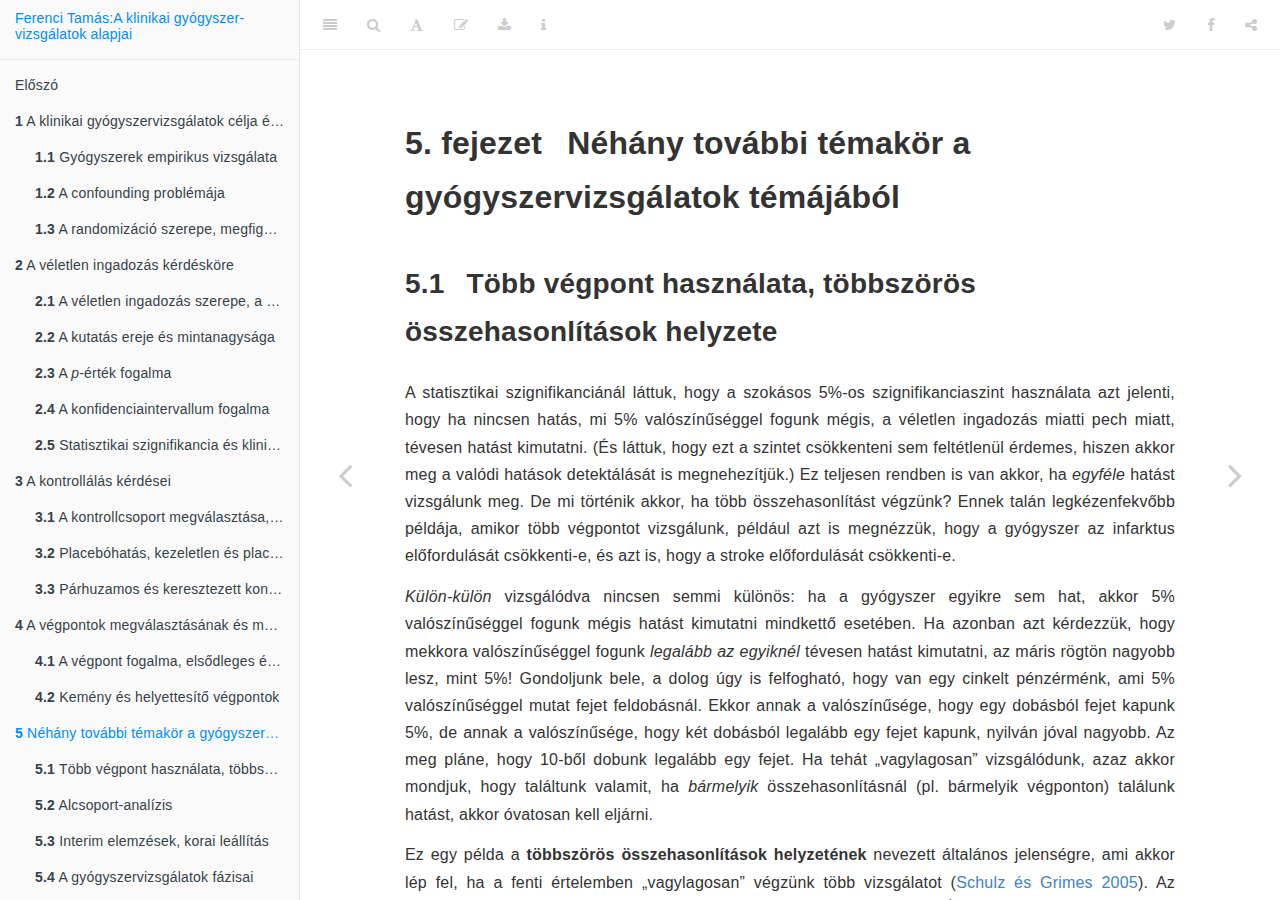
<file: docs/néhány-további-témakör-a-gyógyszervizsgálatok-témájából.html>
<!DOCTYPE html>
<html lang="hu-HU" xml:lang="hu-HU">
<head>

  <meta charset="utf-8" />
  <meta http-equiv="X-UA-Compatible" content="IE=edge" />
  <title>5. fejezet Néhány további témakör a gyógyszervizsgálatok témájából | A klinikai gyógyszervizsgálatok alapjai</title>
  <meta name="description" content="Nem szakembereknek szóló, minden orvosi és statisztikai előismeret nélkül is olvasható összefoglaló, amely bemutatja a klinikai gyógyszervizsgálatok értelmét, logikáját, megtervezésük és kiértékelésük alapjait." />
  <meta name="generator" content="bookdown 0.21 and GitBook 2.6.7" />

  <meta property="og:title" content="5. fejezet Néhány további témakör a gyógyszervizsgálatok témájából | A klinikai gyógyszervizsgálatok alapjai" />
  <meta property="og:type" content="book" />
  <meta property="og:url" content="https://tamas-ferenci.github.io/FerenciTamas_AKlinikaiGyogyszervizsgalatokAlapjai/" />
  
  <meta property="og:description" content="Nem szakembereknek szóló, minden orvosi és statisztikai előismeret nélkül is olvasható összefoglaló, amely bemutatja a klinikai gyógyszervizsgálatok értelmét, logikáját, megtervezésük és kiértékelésük alapjait." />
  <meta name="github-repo" content="tamas-ferenci/FerenciTamas_AKlinikaiGyogyszervizsgalatokAlapjai" />

  <meta name="twitter:card" content="summary" />
  <meta name="twitter:title" content="5. fejezet Néhány további témakör a gyógyszervizsgálatok témájából | A klinikai gyógyszervizsgálatok alapjai" />
  
  <meta name="twitter:description" content="Nem szakembereknek szóló, minden orvosi és statisztikai előismeret nélkül is olvasható összefoglaló, amely bemutatja a klinikai gyógyszervizsgálatok értelmét, logikáját, megtervezésük és kiértékelésük alapjait." />
  

<meta name="author" content="Ferenci Tamás, tamas.ferenci@medstat.hu" />



  <meta name="viewport" content="width=device-width, initial-scale=1" />
  <meta name="apple-mobile-web-app-capable" content="yes" />
  <meta name="apple-mobile-web-app-status-bar-style" content="black" />
  
  
<link rel="prev" href="a-végpontok-megválasztásának-és-mérésének-kérdései.html"/>
<link rel="next" href="hivatkozások.html"/>
<script src="libs/header-attrs-2.7/header-attrs.js"></script>
<script src="libs/jquery-2.2.3/jquery.min.js"></script>
<link href="libs/gitbook-2.6.7/css/style.css" rel="stylesheet" />
<link href="libs/gitbook-2.6.7/css/plugin-table.css" rel="stylesheet" />
<link href="libs/gitbook-2.6.7/css/plugin-bookdown.css" rel="stylesheet" />
<link href="libs/gitbook-2.6.7/css/plugin-highlight.css" rel="stylesheet" />
<link href="libs/gitbook-2.6.7/css/plugin-search.css" rel="stylesheet" />
<link href="libs/gitbook-2.6.7/css/plugin-fontsettings.css" rel="stylesheet" />
<link href="libs/gitbook-2.6.7/css/plugin-clipboard.css" rel="stylesheet" />









<!-- Global site tag (gtag.js) - Google Analytics -->
<script async src="https://www.googletagmanager.com/gtag/js?id=UA-19799395-2"></script>
<script>
  window.dataLayer = window.dataLayer || [];
  function gtag(){dataLayer.push(arguments);}
  gtag('js', new Date());

  gtag('config', 'UA-19799395-2');
</script>



<link rel="stylesheet" href="style.css" type="text/css" />
</head>

<body>



  <div class="book without-animation with-summary font-size-2 font-family-1" data-basepath=".">

    <div class="book-summary">
      <nav role="navigation">

<ul class="summary">
<li><a href="./">Ferenci Tamás:A klinikai gyógyszer-<br>vizsgálatok alapjai</a></li>

<li class="divider"></li>
<li class="chapter" data-level="" data-path="index.html"><a href="index.html"><i class="fa fa-check"></i>Előszó</a></li>
<li class="chapter" data-level="1" data-path="a-klinikai-gyógyszervizsgálatok-célja-és-módszerei.html"><a href="a-klinikai-gyógyszervizsgálatok-célja-és-módszerei.html"><i class="fa fa-check"></i><b>1</b> A klinikai gyógyszervizsgálatok célja és módszerei</a>
<ul>
<li class="chapter" data-level="1.1" data-path="a-klinikai-gyógyszervizsgálatok-célja-és-módszerei.html"><a href="a-klinikai-gyógyszervizsgálatok-célja-és-módszerei.html#gyógyszerek-empirikus-vizsgálata"><i class="fa fa-check"></i><b>1.1</b> Gyógyszerek empirikus vizsgálata</a></li>
<li class="chapter" data-level="1.2" data-path="a-klinikai-gyógyszervizsgálatok-célja-és-módszerei.html"><a href="a-klinikai-gyógyszervizsgálatok-célja-és-módszerei.html#a-confounding-problémája"><i class="fa fa-check"></i><b>1.2</b> A confounding problémája</a></li>
<li class="chapter" data-level="1.3" data-path="a-klinikai-gyógyszervizsgálatok-célja-és-módszerei.html"><a href="a-klinikai-gyógyszervizsgálatok-célja-és-módszerei.html#a-randomizáció-szerepe-megfigyeléses-és-kísérletes-vizsgálatok"><i class="fa fa-check"></i><b>1.3</b> A randomizáció szerepe, megfigyeléses és kísérletes vizsgálatok</a></li>
</ul></li>
<li class="chapter" data-level="2" data-path="a-véletlen-ingadozás-kérdésköre.html"><a href="a-véletlen-ingadozás-kérdésköre.html"><i class="fa fa-check"></i><b>2</b> A véletlen ingadozás kérdésköre</a>
<ul>
<li class="chapter" data-level="2.1" data-path="a-véletlen-ingadozás-kérdésköre.html"><a href="a-véletlen-ingadozás-kérdésköre.html#a-véletlen-ingadozás-szerepe-a-gyógyszer-hatásának-statisztikai-szignifikanciája"><i class="fa fa-check"></i><b>2.1</b> A véletlen ingadozás szerepe, a gyógyszer hatásának statisztikai szignifikanciája</a></li>
<li class="chapter" data-level="2.2" data-path="a-véletlen-ingadozás-kérdésköre.html"><a href="a-véletlen-ingadozás-kérdésköre.html#a-kutatás-ereje-és-mintanagysága"><i class="fa fa-check"></i><b>2.2</b> A kutatás ereje és mintanagysága</a></li>
<li class="chapter" data-level="2.3" data-path="a-véletlen-ingadozás-kérdésköre.html"><a href="a-véletlen-ingadozás-kérdésköre.html#a-p-érték-fogalma"><i class="fa fa-check"></i><b>2.3</b> A <em>p</em>-érték fogalma</a></li>
<li class="chapter" data-level="2.4" data-path="a-véletlen-ingadozás-kérdésköre.html"><a href="a-véletlen-ingadozás-kérdésköre.html#a-konfidenciaintervallum-fogalma"><i class="fa fa-check"></i><b>2.4</b> A konfidenciaintervallum fogalma</a></li>
<li class="chapter" data-level="2.5" data-path="a-véletlen-ingadozás-kérdésköre.html"><a href="a-véletlen-ingadozás-kérdésköre.html#statisztikai-szignifikancia-és-klinikai-relevancia"><i class="fa fa-check"></i><b>2.5</b> Statisztikai szignifikancia és klinikai relevancia</a></li>
</ul></li>
<li class="chapter" data-level="3" data-path="a-kontrollálás-kérdései.html"><a href="a-kontrollálás-kérdései.html"><i class="fa fa-check"></i><b>3</b> A kontrollálás kérdései</a>
<ul>
<li class="chapter" data-level="3.1" data-path="a-kontrollálás-kérdései.html"><a href="a-kontrollálás-kérdései.html#a-kontrollcsoport-megválasztása-aktív-kontroll"><i class="fa fa-check"></i><b>3.1</b> A kontrollcsoport megválasztása, aktív kontroll</a></li>
<li class="chapter" data-level="3.2" data-path="a-kontrollálás-kérdései.html"><a href="a-kontrollálás-kérdései.html#placebóhatás-kezeletlen-és-placebo-kontroll-a-kezelés-maszkolása"><i class="fa fa-check"></i><b>3.2</b> Placebóhatás, kezeletlen és placebo kontroll, a kezelés maszkolása</a></li>
<li class="chapter" data-level="3.3" data-path="a-kontrollálás-kérdései.html"><a href="a-kontrollálás-kérdései.html#párhuzamos-és-keresztezett-kontroll"><i class="fa fa-check"></i><b>3.3</b> Párhuzamos és keresztezett kontroll</a></li>
</ul></li>
<li class="chapter" data-level="4" data-path="a-végpontok-megválasztásának-és-mérésének-kérdései.html"><a href="a-végpontok-megválasztásának-és-mérésének-kérdései.html"><i class="fa fa-check"></i><b>4</b> A végpontok megválasztásának és mérésének kérdései</a>
<ul>
<li class="chapter" data-level="4.1" data-path="a-végpontok-megválasztásának-és-mérésének-kérdései.html"><a href="a-végpontok-megválasztásának-és-mérésének-kérdései.html#a-végpont-fogalma-elsődleges-és-másodlagos-végpontok"><i class="fa fa-check"></i><b>4.1</b> A végpont fogalma, elsődleges és másodlagos végpontok</a></li>
<li class="chapter" data-level="4.2" data-path="a-végpontok-megválasztásának-és-mérésének-kérdései.html"><a href="a-végpontok-megválasztásának-és-mérésének-kérdései.html#kemény-és-helyettesítő-végpontok"><i class="fa fa-check"></i><b>4.2</b> Kemény és helyettesítő végpontok</a></li>
</ul></li>
<li class="chapter" data-level="5" data-path="néhány-további-témakör-a-gyógyszervizsgálatok-témájából.html"><a href="néhány-további-témakör-a-gyógyszervizsgálatok-témájából.html"><i class="fa fa-check"></i><b>5</b> Néhány további témakör a gyógyszervizsgálatok témájából</a>
<ul>
<li class="chapter" data-level="5.1" data-path="néhány-további-témakör-a-gyógyszervizsgálatok-témájából.html"><a href="néhány-további-témakör-a-gyógyszervizsgálatok-témájából.html#több-végpont-használata-többszörös-összehasonlítások-helyzete"><i class="fa fa-check"></i><b>5.1</b> Több végpont használata, többszörös összehasonlítások helyzete</a></li>
<li class="chapter" data-level="5.2" data-path="néhány-további-témakör-a-gyógyszervizsgálatok-témájából.html"><a href="néhány-további-témakör-a-gyógyszervizsgálatok-témájából.html#alcsoport-analízis"><i class="fa fa-check"></i><b>5.2</b> Alcsoport-analízis</a></li>
<li class="chapter" data-level="5.3" data-path="néhány-további-témakör-a-gyógyszervizsgálatok-témájából.html"><a href="néhány-további-témakör-a-gyógyszervizsgálatok-témájából.html#interim-elemzések-korai-leállítás"><i class="fa fa-check"></i><b>5.3</b> Interim elemzések, korai leállítás</a></li>
<li class="chapter" data-level="5.4" data-path="néhány-további-témakör-a-gyógyszervizsgálatok-témájából.html"><a href="néhány-további-témakör-a-gyógyszervizsgálatok-témájából.html#a-gyógyszervizsgálatok-fázisai"><i class="fa fa-check"></i><b>5.4</b> A gyógyszervizsgálatok fázisai</a></li>
<li class="chapter" data-level="5.5" data-path="néhány-további-témakör-a-gyógyszervizsgálatok-témájából.html"><a href="néhány-további-témakör-a-gyógyszervizsgálatok-témájából.html#a-bizonyítékok-összessége-szemlélet"><i class="fa fa-check"></i><b>5.5</b> A bizonyítékok összessége szemlélet</a></li>
</ul></li>
<li class="chapter" data-level="" data-path="hivatkozások.html"><a href="hivatkozások.html"><i class="fa fa-check"></i>Hivatkozások</a></li>
<li class="divider"></li>
<li><a href="http://www.medstat.hu/" target="blank">http://www.medstat.hu/</a></li>

</ul>

      </nav>
    </div>

    <div class="book-body">
      <div class="body-inner">
        <div class="book-header" role="navigation">
          <h1>
            <i class="fa fa-circle-o-notch fa-spin"></i><a href="./">A klinikai gyógyszervizsgálatok alapjai</a>
          </h1>
        </div>

        <div class="page-wrapper" tabindex="-1" role="main">
          <div class="page-inner">

            <section class="normal" id="section-">
<div id="néhány-további-témakör-a-gyógyszervizsgálatok-témájából" class="section level1" number="5">
<h1><span class="header-section-number">5. fejezet</span> Néhány további témakör a gyógyszervizsgálatok témájából</h1>
<div id="több-végpont-használata-többszörös-összehasonlítások-helyzete" class="section level2" number="5.1">
<h2><span class="header-section-number">5.1</span> Több végpont használata, többszörös összehasonlítások helyzete</h2>
<p>A statisztikai szignifikanciánál láttuk, hogy a szokásos 5%-os szignifikanciaszint használata azt jelenti, hogy ha nincsen hatás, mi 5% valószínűséggel fogunk mégis, a véletlen ingadozás miatti pech miatt, tévesen hatást kimutatni. (És láttuk, hogy ezt a szintet csökkenteni sem feltétlenül érdemes, hiszen akkor meg a valódi hatások detektálását is megnehezítjük.) Ez teljesen rendben is van akkor, ha <em>egyféle</em> hatást vizsgálunk meg. De mi történik akkor, ha több összehasonlítást végzünk? Ennek talán legkézenfekvőbb példája, amikor több végpontot vizsgálunk, például azt is megnézzük, hogy a gyógyszer az infarktus előfordulását csökkenti-e, és azt is, hogy a stroke előfordulását csökkenti-e.</p>
<p><em>Külön-külön</em> vizsgálódva nincsen semmi különös: ha a gyógyszer egyikre sem hat, akkor 5% valószínűséggel fogunk mégis hatást kimutatni mindkettő esetében. Ha azonban azt kérdezzük, hogy mekkora valószínűséggel fogunk <em>legalább az egyiknél</em> tévesen hatást kimutatni, az máris rögtön nagyobb lesz, mint 5%! Gondoljunk bele, a dolog úgy is felfogható, hogy van egy cinkelt pénzérménk, ami 5% valószínűséggel mutat fejet feldobásnál. Ekkor annak a valószínűsége, hogy egy dobásból fejet kapunk 5%, de annak a valószínűsége, hogy két dobásból legalább egy fejet kapunk, nyilván jóval nagyobb. Az meg pláne, hogy 10-ből dobunk legalább egy fejet. Ha tehát „vagylagosan” vizsgálódunk, azaz akkor mondjuk, hogy találtunk valamit, ha <em>bármelyik</em> összehasonlításnál (pl. bármelyik végponton) találunk hatást, akkor óvatosan kell eljárni.</p>
<p>Ez egy példa a <strong>többszörös összehasonlítások helyzetének</strong> nevezett általános jelenségre, ami akkor lép fel, ha a fenti értelemben „vagylagosan” végzünk több vizsgálatot <span class="citation">(<a href="hivatkozások.html#ref-schulz2005a" role="doc-biblioref">Schulz és Grimes 2005</a>)</span>. Az érzékeltetés kedvéért, a következő ábra mutatja pontosan kiszámolva<a href="#fn4" class="footnote-ref" id="fnref4"><sup>4</sup></a> annak valószínűségét, hogy valahol (legalább egy összehasonlításban) találunk hatást, ha valójában sehol nincs hatás, annak függvényében, hogy hány összehasonlítást végeztünk:</p>
<p><img src="FerenciTamas_AKlinikaiGyogyszervizsgalatokAlapjai_files/figure-html/unnamed-chunk-1-1.png" width="672" style="display: block; margin: auto;" /></p>
<p>A ábrán piros vonallal jelölt 5% a szignifikanciaszint: <em>egy</em> összehasonlításnál tényleg rendben van minden, és ez lesz a fals találat valószínűsége, de látható, hogy az összehasonlítások számának emelkedésével – ahogy éreztük is – gyorsan nő ez a valószínűség.</p>
<p>A több végponton kívül van még pár eset, ami valójában ugyanerre a problémára vezet, például ha több betegcsoportban is megvizsgáljuk a gyógyszer hatását vagy ha több időpontban is megvizsgáljuk a gyógyszer hatását (ezekkel fogunk foglalkozni a következő pontokban), de az alapprobléma mindenhol ugyanaz: ha több összehasonlítást végzünk, megnő annak a valószínűsége, hogy tévesen hatást mutatunk ki. Ilyenkor szükség lehet arra, hogy megfelelő statisztikai korrekciókat tegyünk. Ezeknek számos módszere van, pusztán az érzékeltetés kedvéért, az egyik ilyen lehetőség, hogy az egyes vizsgálatok szignifikanciaszintjét csökkentjük. Hiszen a jelenség az volt, hogy a „fals találat” valószínűsége megnő ahhoz képest, mint az egyes összehasonlítások szignifikanciaszintje – akkor csökkentsük le ez utóbbit, hogy még a megnövekedés után is annyi legyen, ami számunkra elfogadható, például 5%!</p>
</div>
<div id="alcsoport-analízis" class="section level2" number="5.2">
<h2><span class="header-section-number">5.2</span> Alcsoport-analízis</h2>
<p>Bizonyos esetekben felmerül a lehetőség, hogy egy gyógyszer hatása valamilyen meghatározott csoportban, például adott nemben, életkorban, genetikai szempontból, valamilyen társbetegség mellett, a betegség súlyossága, vagy épp a terápia megkezdésének időpontja szerint eltér. Hogyan lehet ezt megvizsgálni?</p>
<p>Kézenfekvő lehetőség, hogy szűkítsük le az adatainkat a vizsgált csoportra, például vegyük ki csak a férfiakat a mintából, és számoljuk ki az eredményt az ő körükben. A gyakorlatban általában úgy járnak el, hogy ilyen esetben mindegyik csoportra – a példánál maradva: férfiakra és nőkre is – kiszámolják az eredményeket, és egymás mellett közlik. Természetesen több szempont szerinti csoportosítást is vizsgálhatunk. Ezt az eljárást szokás <strong>alcsoport-analízisnek</strong> hívni.</p>
<p>A módszer nagyon csábító, hiszen rendkívül egyszerű, és mégis megválaszolhatja sok kérdésünket arról, hogy egy bizonyos csoportban külön hogyan hat a gyógyszer – valójában azonban számos csapdája van <span class="citation">(<a href="hivatkozások.html#ref-sleight2000" role="doc-biblioref">Sleight 2000</a>; <a href="hivatkozások.html#ref-schulz2005a" role="doc-biblioref">Schulz és Grimes 2005</a>; <a href="hivatkozások.html#ref-assman2000" role="doc-biblioref">Assmann és mtsai. 2000</a>; <a href="hivatkozások.html#ref-yusuf1991" role="doc-biblioref">Yusuf és mtsai. 1991</a>)</span>.</p>
<p>Az még csak a kisebbik baj, hogy ha leszűkítjük a vizsgált betegek körét, akkor kisebb lesz a beteglétszám, így a véletlen ingadozás megnő, a becslések bizonytalanabbak lesznek, azaz kisebb lesz a statisztikai erő. Ennek egyik következménye, hogy fals módon mondhatjuk azt, hogy adott alcsoportban nincs hatás, holott akár még az is lehet, hogy a hatás pontosan ugyanakkora abban az alcsoportban is, mint az egész vizsgálatban, csak épp a kevesebb beteg miatt erről nem tudjuk igazolni, hogy szignifikáns. A nagyobb probléma, hogy alcsoportból nagyon sok tud lenni, és ez végképp igaz, ha kombináljuk is őket (pl. cukorbeteg, 60-70 éves férfiak alcsoportja). Azaz: az imént tárgyalt többszörös összehasonlítási helyzettel állunk szemben! Az összehasonlítások száma most az alcsoportok száma, és a következtetés ugyanaz: nagyon gyorsan megnő annak a valószínűsége, hogy <em>legalább egy</em> alcsoportban akkor is találunk hatást, ha sehol nincsen! Ez a két probléma ráadásul némiképp még fel is erősíti egymást, hiszen ahogy korábban láttuk, a túl kis erő pedig ahhoz fog vezetni, hogy ha téves hatást találunk, annak a mérete ráadásul még nagy is lesz.</p>
<p>Mindezeken némileg segít, ha limitált az alcsoportok száma, az pedig különösen fontos, hogy <em>előre</em> eldöntött legyen, hogy milyen alcsoportok kerülnek elemzésre, mert a legveszélyesebb az, ha ezt az adatok alapján, az eredményeket nézegetve találják ki a kutatók (így nagyon nagy lesz a valószínűsége, hogy olyan alcsoportot találnak, ami csak abban a konkrét mintában mutat eltérést). Tökéletes megoldást azonban ezek sem jelentenek.</p>
<p>Akkor mire jók mégis az alcsoport-analízisek? Mivel elképzelhető, hogy a gyógyszer hatása <em>tényleg</em> eltér bizonyos alcsoportokban, és ezt fontos is lenne felderíteni, így nem lehet egyszerűen figyelmen kívül hagyni ezt a témakört. Fontos azonban, hogy az alcsoport-analízisek eredményei mindig óvatosan kezelendőek, és jellegük szerint inkább csak <em>felvetik</em> a lehetőségét, hogy egy alcsoport máshogy viselkedik, de önmagukban nem bizonyítják. Ezért a valóban releváns feltevéseket később megerősítő jellegű vizsgálatokban célirányosan igazolni kell.</p>
</div>
<div id="interim-elemzések-korai-leállítás" class="section level2" number="5.3">
<h2><span class="header-section-number">5.3</span> Interim elemzések, korai leállítás</h2>
<p>A gyógyszervizsgálatokról eddig elmondottakból úgy tűnhet, hogy ha egy maszkolt vizsgálatról van szó, akkor egészen a vizsgálat lezárásáig senki nem tudhatja, hogy melyik beteg tartozott a kezelt, és melyik a kontrollcsoportba. Ez elméletben tényleg így is van, de gyakorlatilag nem kivitelezhető, és nem csak azért, mert valakinek be kell csomagolnia a szereket kívülről nézve azonos csomagolásba. Bele kell nézni menet közben is az adatokba, minimum a biztonság miatt (ha valami bajt okoz a szer, azt muszáj hamar észrevenni), de akár a hatásosság miatt is: ha találunk egy nagyon hatásos készítményt, akkor sem szerencsés, ha hónapok, adott esetben évek múlva derül csak ki.</p>
<p>A megoldást az jelenti, hogy létezik egy, a kutatást végzőktől természetesen szigorúan független – hogy a maszkolás fennmaradjon – bizottság, amelynek tagjai belenézhetnek menet közben is az eredményekbe. Értékelhetik azokat, és ez alapján szükség esetén a független bizottság határozhat a vizsgálat <strong>korai leállításáról</strong>, de az egyéb módosításokról is. Az ilyen, menet közben végzett kiértékelést szokták <strong>interim analízisnek</strong> nevezni.</p>
<p>A fenti elmondásból az egész nagyon sima ügynek tűnhet, pedig valójában itt is vannak csapdák. A legfontosabb probléma, hogy minden egyes „belekukucskálás” az eredményekbe egy lehetőség, hogy szignifikáns hatást kapjunk akkor is, ha nincs hatás! Minél többször tesszük meg, annál nagyobb a valószínűsége, hogy fals módon hatást mutatunk ki – ez tehát pontosan ugyanaz a probléma, amit a többszörös összehasonlítások esetén láttunk; az összehasonlítások száma itt a menet közbeni kiértékelések száma.</p>
<p>Mivel azonban fontos, hogy mégis tudjunk interim analízist végezni, ezért számos módszert találtak ki, amit alkalmazni lehet, hogy korrekt eredményt kapjunk<a href="#fn5" class="footnote-ref" id="fnref5"><sup>5</sup></a>.</p>
<p>Amíg a biztonság miatti leállítás szerepét senki nem kérdőjelezi meg, addig a hatásosság miatti leállítás gyakran vált ki vitákat a szakirodalomban. A módszertani problémákon túl egy fontos etikai megfontolás is szerepet játszik ebben: bár „matematikailag” mindegy, hogy valaki azért hal meg, mert súlyos mellékhatást szenved el egy nem jó gyógyszertől, vagy pedig azért, mert nem jut hozzá időben egy jó gyógyszerhez, az orvosok számára ez a kettő nem ugyanaz – sokkal nagyobb súllyal esik latba az a kár, amit az aktív tevékenységükkel okoztak. Ezt fejezi ki igazából a „nil nocere” – „ne árts” – elve (nem azt, hogy semmit nem szabad tenni a beteggel, ami elvileg akár árthat is neki, mert akkor semmilyen orvosi beavatkozást nem lehetne soha senkin végezni).</p>
</div>
<div id="a-gyógyszervizsgálatok-fázisai" class="section level2" number="5.4">
<h2><span class="header-section-number">5.4</span> A gyógyszervizsgálatok fázisai</h2>
<p>Itt nem célunk a gyógyszervizsgálatok szervezésével kapcsolatos milliónyi – és a gyakorlatban fontos – technikai kérdésre kitérni, de egy dolgot megemlítünk, mert ez gyakran előkerül a közbeszédben is.</p>
<p>A gyógyszerfejlesztés folyamatának azon első lépéseit, amikor a gyógyszert még nem adják embernek, <strong>preklinikai fázisnak</strong> szokás nevezni. Ide tartoznak a számítógépes modellezések, a laboratóriumban sejtkultúrákon és szöveteken végzett vizsgálatok, az állatkísérletek stb. Ha egy gyógyszerjelölt e fázison átmegy és ígéretesnek tűnik, akkor jön az emberi kipróbálás szakasza, amit <strong>klinikai fázisnak</strong> szoktak nevezni. A preklinikai fázisban ugyan megpróbálják kizárni a kockázatokat (és maximalizálni annak a valószínűségét, hogy hatásos legyen a gyógyszer), de ez igazán biztosan csak akkor dől el, ha ténylegesen embernek adják a vizsgált készítményt. Ebből adódóan a klinikai fázis a gyógyszerfejlesztés legkritikusabb, és ezzel összhangban a legjobban szabályozott területe. Számos szomorú történelmi példa után ma már klinikai vizsgálatban kizárólag önkéntesek vehetnek részt.</p>
<p>A klinikai szakaszt általában három fázisra szokták bontani. Az <strong>1-es fázisú</strong> vizsgálatok során néhány kivételtől eltekintve a gyógyszert kislétszámú (jellemzően néhány tucatnyi) és általában teljesen egészséges alanynak adják. Ebből is rögtön látható, hogy ekkor még nem kell gyógyítania a gyógyszernek! Akkor mi szükség van erre a fázisra? A válasz az, hogy itt ismerik meg a kutatók azt, hogy a gyógyszernek mi a sorsa az emberi szervezeten belül (hogyan szívódik fel, hogy oszlik szét a szervezetben, hogyan alakul át, hogyan távozik), hogy a szervezetben hogyan fejt ki hatást, ez milyen mutatókkal írható le, hogy ezek összefüggenek-e a szervezeten belüli viselkedés mutatóival. Általában az 1-es fázis során különböző dózisokat adnak be, hogy megtalálják, hogy melyik lehet az optimális. Bár hatásosságot itt még nem néznek, de biztonságot nagyon is: nyomon követik a mellékhatásokat, ez is segít annak kiválasztásában, hogy mely dózisok jöhetnek szóba a későbbi vizsgálatokhoz.</p>
<p>A <strong>2-es fázis</strong> kritikus lépés: itt kell először gyógyítania is a gyógyszernek. A 2-es fázisú vizsgálatokban a gyógyszerjelöltet már betegeknek adják, de egyébként jó állapotban lévő és nem túl nagy létszámú (jellemzően 100 körüli vagy alatti), rendkívül megválogatott és nagyon szorosan monitorozott csoportnak. Itt is rögzítik ugyanúgy a biztonsági végpontokat, de itt először vizsgálják a hatásosságot is. A cél még nem ennek a pontos felmérése, csak annak eldöntése, hogy egyáltalán a remény megvan-e arra, hogy a gyógyszer működjön, azaz van-e megfelelő dózis, aminél a kockázat-haszon mérleg kellő betegcsoport számára pozitív lehet. Szükség esetén tovább optimalizálják, és itt véglegesítik az adagolást is.</p>
<p>Ha igen, akkor a gyógyszerjelölt továbblép az utolsó, legnagyobb volumenű, és legkomplexebb szakaszba. A <strong>3-as fázis</strong> során a készítményt már nagy létszámú (akár több ezer fős) betegcsoportnak adják, nagyon gyakran számos vizsgálóhelyen, a betegeket jóval kevésbé megválogatva, ezzel is közelítve a való életbeli helyzethez. Amellett, hogy ugyanúgy nyomon követik itt is a biztonsági végpontokat, ez lesz a perdöntő információforrás a hatásosság megítéléséhez, a korábbi feltételezések megerősítéséhez. A gyógyszerjelölt akkor kaphat törzskönyvet, ha ezen a fázison is sikeresen átjut.</p>
<p>Manapság a 3-as fázisú vizsgálatok nagyon kevés, jól megindokolt kivételtől eltekintve mind randomizált, kontrollált kutatások.</p>
<p>Szoktak néha még <strong>4-es fázisú</strong> vizsgálatokról is beszélni. Ez a kifejezés némileg kakukktojás, mert ez már nem a gyógyszerfejlesztési folyamat része, hanem a törzskönyvezés utáni fázisé. A kutatómunka ugyanis nem ér véget a törzskönyvezéssel és a forgalomba hozatallal: bármilyen nagy létszámú is volt a fázis 3 vizsgálat, gyakran előfordul, hogy vannak kérdések, amik eldöntéséhez még ez is kevés. Ahogy láttuk, a kis hatások megítéléséhez – legyen szó akár kis főhatásról, akár ritka mellékhatásról – nagy mintanagyság kell; nagyon kis hatáshoz akkora mintanagyság is szükséges lehet, ami a fázis 3 vizsgálatban sem érhető el. Ezeket csak akkor lehet tanulmányozni, amikor a gyógyszer már széleskörű alkalmazásba került; van rá példa, hogy ilyenkor már több százezer beteg bevonásával készítenek kutatásokat. Az ilyen vizsgálatok további célja, hogy információt gyűjtsön a való életbeli hatásról, hiszen még a 3-as fázis betegei is általában sok szempont (életkor, társbetegségek stb.) szerint válogatott körből származnak, a betegminta összetétele eltér az összes betegétől. Cserében a dolog kevésbé lehet szigorúan szabályozott, mint a 3-as fázisban; itt már nagyon sokszor kerül sor megfigyeléses vizsgálatok végzésére is.</p>
</div>
<div id="a-bizonyítékok-összessége-szemlélet" class="section level2" number="5.5">
<h2><span class="header-section-number">5.5</span> A bizonyítékok összessége szemlélet</h2>
<p>Az orvosi kérdések eldöntésekor – és ez alól természetesen a gyógyszerek hatásosságának a megítélése sem kivétel – soha nem az a kérdés, hogy <em>egy konkrét</em> vizsgálat mit mutat, hanem az, hogy mi a teljes tudásunk az adott témakörben. Ez adott esetben állhat egyetlen vizsgálatból, állhat többől is, ez utóbbi esetben a különböző kutatások bizonyító ereje eltérő is lehet.</p>
<p>Éppen ezért fontos, hogy egy kérdés megválaszolását lehetőleg a teljes, rendelkezésre álló tudásunkra alapozzuk. Ez a gyakorlatban két feladat megoldását igényli: a tudást tartalmazó közlemények valamilyen módon történő összegyűjtését (<strong>review</strong>), lehetőleg reprodukálható módon (<strong>szisztematikus review</strong>), és a közleményekből kiolvasható eredmények megfelelő statisztikai módszerrel történő aggregálását (<strong>meta-analízis</strong>). A statisztikai módszerekre azért van szükség, mert itt nem lehet egyszerűen átlagolni: minden részlet nélkül, ha egy 20 fős vizsgálat azt találta, hogy a halálozási arány 10%, egy 1000 fős pedig azt, hogy 20%, akkor érezhető, hogy nem lehet azt mondani, hogy együtt azt mondják, hogy a válasz 15%. Valahogy tehát a kutatások bizonytalanságát is figyelembe kell venni, erre szolgálnak a meta-analízis módszerei.</p>
<p>Fontos hangsúlyozni, hogy a meta-analízisre csak akkor van szükség, ha nem ismerjük a vizsgálatokban résztvevő betegek adatait személy szerint, egyénileg. Ha igen, akkor csak „össze kell önteni őket” (persze pár dologra még ekkor is figyelni kell, de ez már részletkérdés), de a gyakorlatban elég tipikus helyzet, hogy az egyéni eredményeket nem, csak az összesítést ismerjük. Például nem tudjuk az egyedi vérnyomás értékeket, csak az átlagukat és a szórásukat. Ez a tipikus helyzet akkor, ha a nyers adatokhoz nem férünk hozzá, csak a kutatásról készült publikációt tudjuk elolvasni. Ilyenkor van szükség a meta-analízis eszköztárára.</p>
<p>Végezetül nagyon fontos rögzíteni, hogy a meta-analízis sem jelent csodafegyvert: eleve limitálja, hogy csak aggregált adatok alapján tud dolgozni, és ha a bemenő adatok mind rossz minőségűek, akkor abból nem lesz varázslatosan jó minőségű eredmény semmilyen módszerrel sem.</p>

</div>
</div>
<div class="footnotes">
<hr />
<ol start="4">
<li id="fn4"><p>Egyedül annyit kellett a számításhoz feltételeznünk, hogy az egyes összehasonlítások egymástól függetlenek.<a href="néhány-további-témakör-a-gyógyszervizsgálatok-témájából.html#fnref4" class="footnote-back">↩︎</a></p></li>
<li id="fn5"><p>Ezek helyenként egészen komplexek, de az alapgondolat általában az, amit a többszörös összehasonlításoknál is láttunk: belenézhetünk többször is, de akkor szigorúbbnak kell lennünk, hogy a végén összességében is megőrizzük az 5%-os fals hatás-kimutatás valószínűséget.<a href="néhány-további-témakör-a-gyógyszervizsgálatok-témájából.html#fnref5" class="footnote-back">↩︎</a></p></li>
</ol>
</div>
<!-- Default Statcounter code for Ferenci Tamás
elektronikus jegy https://tamas-ferenci.github.io/ -->
<script type="text/javascript">
var sc_project=12422840; 
var sc_invisible=1; 
var sc_security="d32cce24"; 
</script>
<script type="text/javascript"
src="https://www.statcounter.com/counter/counter.js"
async></script>
<noscript><div class="statcounter"><a title="látogató
számláló" href="https://www.statcounter.hu/"
target="_blank"><img class="statcounter"
src="https://c.statcounter.com/12422840/0/d32cce24/1/"
alt="látogató számláló"></a></div></noscript>
<!-- End of Statcounter Code -->
            </section>

          </div>
        </div>
      </div>
<a href="a-végpontok-megválasztásának-és-mérésének-kérdései.html" class="navigation navigation-prev " aria-label="Previous page"><i class="fa fa-angle-left"></i></a>
<a href="hivatkozások.html" class="navigation navigation-next " aria-label="Next page"><i class="fa fa-angle-right"></i></a>
    </div>
  </div>
<script src="libs/gitbook-2.6.7/js/app.min.js"></script>
<script src="libs/gitbook-2.6.7/js/lunr.js"></script>
<script src="libs/gitbook-2.6.7/js/clipboard.min.js"></script>
<script src="libs/gitbook-2.6.7/js/plugin-search.js"></script>
<script src="libs/gitbook-2.6.7/js/plugin-sharing.js"></script>
<script src="libs/gitbook-2.6.7/js/plugin-fontsettings.js"></script>
<script src="libs/gitbook-2.6.7/js/plugin-bookdown.js"></script>
<script src="libs/gitbook-2.6.7/js/jquery.highlight.js"></script>
<script src="libs/gitbook-2.6.7/js/plugin-clipboard.js"></script>
<script>
gitbook.require(["gitbook"], function(gitbook) {
gitbook.start({
"sharing": {
"github": false,
"facebook": true,
"twitter": true,
"linkedin": false,
"weibo": false,
"instapaper": false,
"vk": false,
"all": ["facebook", "twitter", "linkedin", "weibo", "instapaper"]
},
"fontsettings": {
"theme": "white",
"family": "sans",
"size": 2
},
"edit": {
"link": "https://github.com/tamas-ferenci/FerenciTamas_AKlinikaiGyogyszervizsgalatokAlapjai/edit/master/05-egyeb.Rmd",
"text": "Szerkesztés"
},
"history": {
"link": null,
"text": null
},
"view": {
"link": null,
"text": null
},
"download": ["FerenciTamas_AKlinikaiGyogyszervizsgalatokAlapjai.pdf", "FerenciTamas_AKlinikaiGyogyszervizsgalatokAlapjai.epub"],
"toc": {
"collapse": "subsection"
}
});
});
</script>

<!-- dynamically load mathjax for compatibility with self-contained -->
<script>
  (function () {
    var script = document.createElement("script");
    script.type = "text/javascript";
    var src = "true";
    if (src === "" || src === "true") src = "https://mathjax.rstudio.com/latest/MathJax.js?config=TeX-MML-AM_CHTML";
    if (location.protocol !== "file:")
      if (/^https?:/.test(src))
        src = src.replace(/^https?:/, '');
    script.src = src;
    document.getElementsByTagName("head")[0].appendChild(script);
  })();
</script>
</body>

</html>
</file>
<file: docs/libs/gitbook-2.6.7/css/plugin-table.css>
.book .book-body .page-wrapper .page-inner section.normal table{display:table;width:100%;border-collapse:collapse;border-spacing:0;overflow:auto}.book .book-body .page-wrapper .page-inner section.normal table td,.book .book-body .page-wrapper .page-inner section.normal table th{padding:6px 13px;border:1px solid #ddd}.book .book-body .page-wrapper .page-inner section.normal table tr{background-color:#fff;border-top:1px solid #ccc}.book .book-body .page-wrapper .page-inner section.normal table tr:nth-child(2n){background-color:#f8f8f8}.book .book-body .page-wrapper .page-inner section.normal table th{font-weight:700}
</file>
<file: docs/libs/gitbook-2.6.7/css/plugin-bookdown.css>
.book .book-header h1 {
  padding-left: 20px;
  padding-right: 20px;
}
.book .book-header.fixed {
  position: fixed;
  right: 0;
  top: 0;
  left: 0;
  border-bottom: 1px solid rgba(0,0,0,.07);
}
span.search-highlight {
  background-color: #ffff88;
}
@media (min-width: 600px) {
  .book.with-summary .book-header.fixed {
    left: 300px;
  }
}
@media (max-width: 1240px) {
  .book .book-body.fixed {
    top: 50px;
  }
  .book .book-body.fixed .body-inner {
    top: auto;
  }
}
@media (max-width: 600px) {
  .book.with-summary .book-header.fixed {
    left: calc(100% - 60px);
    min-width: 300px;
  }
  .book.with-summary .book-body {
    transform: none;
    left: calc(100% - 60px);
    min-width: 300px;
  }
  .book .book-body.fixed {
    top: 0;
  }
}

.book .book-body.fixed .body-inner {
  top: 50px;
}
.book .book-body .page-wrapper .page-inner section.normal sub, .book .book-body .page-wrapper .page-inner section.normal sup {
  font-size: 85%;
}

@media print {
  .book .book-summary, .book .book-body .book-header, .fa {
    display: none !important;
  }
  .book .book-body.fixed {
    left: 0px;
  }
  .book .book-body,.book .book-body .body-inner, .book.with-summary {
    overflow: visible !important;
  }
}
.kable_wrapper {
  border-spacing: 20px 0;
  border-collapse: separate;
  border: none;
  margin: auto;
}
.kable_wrapper > tbody > tr > td {
  vertical-align: top;
}
.book .book-body .page-wrapper .page-inner section.normal table tr.header {
  border-top-width: 2px;
}
.book .book-body .page-wrapper .page-inner section.normal table tr:last-child td {
  border-bottom-width: 2px;
}
.book .book-body .page-wrapper .page-inner section.normal table td, .book .book-body .page-wrapper .page-inner section.normal table th {
  border-left: none;
  border-right: none;
}
.book .book-body .page-wrapper .page-inner section.normal table.kable_wrapper > tbody > tr, .book .book-body .page-wrapper .page-inner section.normal table.kable_wrapper > tbody > tr > td {
  border-top: none;
}
.book .book-body .page-wrapper .page-inner section.normal table.kable_wrapper > tbody > tr:last-child > td {
    border-bottom: none;
}

div.theorem, div.lemma, div.corollary, div.proposition, div.conjecture {
  font-style: italic;
}
span.theorem, span.lemma, span.corollary, span.proposition, span.conjecture {
  font-style: normal;
}
div.proof>*:last-child:after {
  content: "\25a2";
  float: right;
}
.header-section-number {
  padding-right: .5em;
}
</file>
<file: docs/libs/gitbook-2.6.7/css/plugin-highlight.css>
.book .book-body .page-wrapper .page-inner section.normal pre,
.book .book-body .page-wrapper .page-inner section.normal code {
  /* http://jmblog.github.com/color-themes-for-google-code-highlightjs */
  /* Tomorrow Comment */
  /* Tomorrow Red */
  /* Tomorrow Orange */
  /* Tomorrow Yellow */
  /* Tomorrow Green */
  /* Tomorrow Aqua */
  /* Tomorrow Blue */
  /* Tomorrow Purple */
}
.book .book-body .page-wrapper .page-inner section.normal pre .hljs-comment,
.book .book-body .page-wrapper .page-inner section.normal code .hljs-comment,
.book .book-body .page-wrapper .page-inner section.normal pre .hljs-title,
.book .book-body .page-wrapper .page-inner section.normal code .hljs-title {
  color: #8e908c;
}
.book .book-body .page-wrapper .page-inner section.normal pre .hljs-variable,
.book .book-body .page-wrapper .page-inner section.normal code .hljs-variable,
.book .book-body .page-wrapper .page-inner section.normal pre .hljs-attribute,
.book .book-body .page-wrapper .page-inner section.normal code .hljs-attribute,
.book .book-body .page-wrapper .page-inner section.normal pre .hljs-tag,
.book .book-body .page-wrapper .page-inner section.normal code .hljs-tag,
.book .book-body .page-wrapper .page-inner section.normal pre .hljs-regexp,
.book .book-body .page-wrapper .page-inner section.normal code .hljs-regexp,
.book .book-body .page-wrapper .page-inner section.normal pre .ruby .hljs-constant,
.book .book-body .page-wrapper .page-inner section.normal code .ruby .hljs-constant,
.book .book-body .page-wrapper .page-inner section.normal pre .xml .hljs-tag .hljs-title,
.book .book-body .page-wrapper .page-inner section.normal code .xml .hljs-tag .hljs-title,
.book .book-body .page-wrapper .page-inner section.normal pre .xml .hljs-pi,
.book .book-body .page-wrapper .page-inner section.normal code .xml .hljs-pi,
.book .book-body .page-wrapper .page-inner section.normal pre .xml .hljs-doctype,
.book .book-body .page-wrapper .page-inner section.normal code .xml .hljs-doctype,
.book .book-body .page-wrapper .page-inner section.normal pre .html .hljs-doctype,
.book .book-body .page-wrapper .page-inner section.normal code .html .hljs-doctype,
.book .book-body .page-wrapper .page-inner section.normal pre .css .hljs-id,
.book .book-body .page-wrapper .page-inner section.normal code .css .hljs-id,
.book .book-body .page-wrapper .page-inner section.normal pre .css .hljs-class,
.book .book-body .page-wrapper .page-inner section.normal code .css .hljs-class,
.book .book-body .page-wrapper .page-inner section.normal pre .css .hljs-pseudo,
.book .book-body .page-wrapper .page-inner section.normal code .css .hljs-pseudo {
  color: #c82829;
}
.book .book-body .page-wrapper .page-inner section.normal pre .hljs-number,
.book .book-body .page-wrapper .page-inner section.normal code .hljs-number,
.book .book-body .page-wrapper .page-inner section.normal pre .hljs-preprocessor,
.book .book-body .page-wrapper .page-inner section.normal code .hljs-preprocessor,
.book .book-body .page-wrapper .page-inner section.normal pre .hljs-pragma,
.book .book-body .page-wrapper .page-inner section.normal code .hljs-pragma,
.book .book-body .page-wrapper .page-inner section.normal pre .hljs-built_in,
.book .book-body .page-wrapper .page-inner section.normal code .hljs-built_in,
.book .book-body .page-wrapper .page-inner section.normal pre .hljs-literal,
.book .book-body .page-wrapper .page-inner section.normal code .hljs-literal,
.book .book-body .page-wrapper .page-inner section.normal pre .hljs-params,
.book .book-body .page-wrapper .page-inner section.normal code .hljs-params,
.book .book-body .page-wrapper .page-inner section.normal pre .hljs-constant,
.book .book-body .page-wrapper .page-inner section.normal code .hljs-constant {
  color: #f5871f;
}
.book .book-body .page-wrapper .page-inner section.normal pre .ruby .hljs-class .hljs-title,
.book .book-body .page-wrapper .page-inner section.normal code .ruby .hljs-class .hljs-title,
.book .book-body .page-wrapper .page-inner section.normal pre .css .hljs-rules .hljs-attribute,
.book .book-body .page-wrapper .page-inner section.normal code .css .hljs-rules .hljs-attribute {
  color: #eab700;
}
.book .book-body .page-wrapper .page-inner section.normal pre .hljs-string,
.book .book-body .page-wrapper .page-inner section.normal code .hljs-string,
.book .book-body .page-wrapper .page-inner section.normal pre .hljs-value,
.book .book-body .page-wrapper .page-inner section.normal code .hljs-value,
.book .book-body .page-wrapper .page-inner section.normal pre .hljs-inheritance,
.book .book-body .page-wrapper .page-inner section.normal code .hljs-inheritance,
.book .book-body .page-wrapper .page-inner section.normal pre .hljs-header,
.book .book-body .page-wrapper .page-inner section.normal code .hljs-header,
.book .book-body .page-wrapper .page-inner section.normal pre .ruby .hljs-symbol,
.book .book-body .page-wrapper .page-inner section.normal code .ruby .hljs-symbol,
.book .book-body .page-wrapper .page-inner section.normal pre .xml .hljs-cdata,
.book .book-body .page-wrapper .page-inner section.normal code .xml .hljs-cdata {
  color: #718c00;
}
.book .book-body .page-wrapper .page-inner section.normal pre .css .hljs-hexcolor,
.book .book-body .page-wrapper .page-inner section.normal code .css .hljs-hexcolor {
  color: #3e999f;
}
.book .book-body .page-wrapper .page-inner section.normal pre .hljs-function,
.book .book-body .page-wrapper .page-inner section.normal code .hljs-function,
.book .book-body .page-wrapper .page-inner section.normal pre .python .hljs-decorator,
.book .book-body .page-wrapper .page-inner section.normal code .python .hljs-decorator,
.book .book-body .page-wrapper .page-inner section.normal pre .python .hljs-title,
.book .book-body .page-wrapper .page-inner section.normal code .python .hljs-title,
.book .book-body .page-wrapper .page-inner section.normal pre .ruby .hljs-function .hljs-title,
.book .book-body .page-wrapper .page-inner section.normal code .ruby .hljs-function .hljs-title,
.book .book-body .page-wrapper .page-inner section.normal pre .ruby .hljs-title .hljs-keyword,
.book .book-body .page-wrapper .page-inner section.normal code .ruby .hljs-title .hljs-keyword,
.book .book-body .page-wrapper .page-inner section.normal pre .perl .hljs-sub,
.book .book-body .page-wrapper .page-inner section.normal code .perl .hljs-sub,
.book .book-body .page-wrapper .page-inner section.normal pre .javascript .hljs-title,
.book .book-body .page-wrapper .page-inner section.normal code .javascript .hljs-title,
.book .book-body .page-wrapper .page-inner section.normal pre .coffeescript .hljs-title,
.book .book-body .page-wrapper .page-inner section.normal code .coffeescript .hljs-title {
  color: #4271ae;
}
.book .book-body .page-wrapper .page-inner section.normal pre .hljs-keyword,
.book .book-body .page-wrapper .page-inner section.normal code .hljs-keyword,
.book .book-body .page-wrapper .page-inner section.normal pre .javascript .hljs-function,
.book .book-body .page-wrapper .page-inner section.normal code .javascript .hljs-function {
  color: #8959a8;
}
.book .book-body .page-wrapper .page-inner section.normal pre .hljs,
.book .book-body .page-wrapper .page-inner section.normal code .hljs {
  display: block;
  background: white;
  color: #4d4d4c;
  padding: 0.5em;
}
.book .book-body .page-wrapper .page-inner section.normal pre .coffeescript .javascript,
.book .book-body .page-wrapper .page-inner section.normal code .coffeescript .javascript,
.book .book-body .page-wrapper .page-inner section.normal pre .javascript .xml,
.book .book-body .page-wrapper .page-inner section.normal code .javascript .xml,
.book .book-body .page-wrapper .page-inner section.normal pre .tex .hljs-formula,
.book .book-body .page-wrapper .page-inner section.normal code .tex .hljs-formula,
.book .book-body .page-wrapper .page-inner section.normal pre .xml .javascript,
.book .book-body .page-wrapper .page-inner section.normal code .xml .javascript,
.book .book-body .page-wrapper .page-inner section.normal pre .xml .vbscript,
.book .book-body .page-wrapper .page-inner section.normal code .xml .vbscript,
.book .book-body .page-wrapper .page-inner section.normal pre .xml .css,
.book .book-body .page-wrapper .page-inner section.normal code .xml .css,
.book .book-body .page-wrapper .page-inner section.normal pre .xml .hljs-cdata,
.book .book-body .page-wrapper .page-inner section.normal code .xml .hljs-cdata {
  opacity: 0.5;
}
.book.color-theme-1 .book-body .page-wrapper .page-inner section.normal pre,
.book.color-theme-1 .book-body .page-wrapper .page-inner section.normal code {
  /*

Orginal Style from ethanschoonover.com/solarized (c) Jeremy Hull <sourdrums@gmail.com>

*/
  /* Solarized Green */
  /* Solarized Cyan */
  /* Solarized Blue */
  /* Solarized Yellow */
  /* Solarized Orange */
  /* Solarized Red */
  /* Solarized Violet */
}
.book.color-theme-1 .book-body .page-wrapper .page-inner section.normal pre .hljs,
.book.color-theme-1 .book-body .page-wrapper .page-inner section.normal code .hljs {
  display: block;
  padding: 0.5em;
  background: #fdf6e3;
  color: #657b83;
}
.book.color-theme-1 .book-body .page-wrapper .page-inner section.normal pre .hljs-comment,
.book.color-theme-1 .book-body .page-wrapper .page-inner section.normal code .hljs-comment,
.book.color-theme-1 .book-body .page-wrapper .page-inner section.normal pre .hljs-template_comment,
.book.color-theme-1 .book-body .page-wrapper .page-inner section.normal code .hljs-template_comment,
.book.color-theme-1 .book-body .page-wrapper .page-inner section.normal pre .diff .hljs-header,
.book.color-theme-1 .book-body .page-wrapper .page-inner section.normal code .diff .hljs-header,
.book.color-theme-1 .book-body .page-wrapper .page-inner section.normal pre .hljs-doctype,
.book.color-theme-1 .book-body .page-wrapper .page-inner section.normal code .hljs-doctype,
.book.color-theme-1 .book-body .page-wrapper .page-inner section.normal pre .hljs-pi,
.book.color-theme-1 .book-body .page-wrapper .page-inner section.normal code .hljs-pi,
.book.color-theme-1 .book-body .page-wrapper .page-inner section.normal pre .lisp .hljs-string,
.book.color-theme-1 .book-body .page-wrapper .page-inner section.normal code .lisp .hljs-string,
.book.color-theme-1 .book-body .page-wrapper .page-inner section.normal pre .hljs-javadoc,
.book.color-theme-1 .book-body .page-wrapper .page-inner section.normal code .hljs-javadoc {
  color: #93a1a1;
}
.book.color-theme-1 .book-body .page-wrapper .page-inner section.normal pre .hljs-keyword,
.book.color-theme-1 .book-body .page-wrapper .page-inner section.normal code .hljs-keyword,
.book.color-theme-1 .book-body .page-wrapper .page-inner section.normal pre .hljs-winutils,
.book.color-theme-1 .book-body .page-wrapper .page-inner section.normal code .hljs-winutils,
.book.color-theme-1 .book-body .page-wrapper .page-inner section.normal pre .method,
.book.color-theme-1 .book-body .page-wrapper .page-inner section.normal code .method,
.book.color-theme-1 .book-body .page-wrapper .page-inner section.normal pre .hljs-addition,
.book.color-theme-1 .book-body .page-wrapper .page-inner section.normal code .hljs-addition,
.book.color-theme-1 .book-body .page-wrapper .page-inner section.normal pre .css .hljs-tag,
.book.color-theme-1 .book-body .page-wrapper .page-inner section.normal code .css .hljs-tag,
.book.color-theme-1 .book-body .page-wrapper .page-inner section.normal pre .hljs-request,
.book.color-theme-1 .book-body .page-wrapper .page-inner section.normal code .hljs-request,
.book.color-theme-1 .book-body .page-wrapper .page-inner section.normal pre .hljs-status,
.book.color-theme-1 .book-body .page-wrapper .page-inner section.normal code .hljs-status,
.book.color-theme-1 .book-body .page-wrapper .page-inner section.normal pre .nginx .hljs-title,
.book.color-theme-1 .book-body .page-wrapper .page-inner section.normal code .nginx .hljs-title {
  color: #859900;
}
.book.color-theme-1 .book-body .page-wrapper .page-inner section.normal pre .hljs-number,
.book.color-theme-1 .book-body .page-wrapper .page-inner section.normal code .hljs-number,
.book.color-theme-1 .book-body .page-wrapper .page-inner section.normal pre .hljs-command,
.book.color-theme-1 .book-body .page-wrapper .page-inner section.normal code .hljs-command,
.book.color-theme-1 .book-body .page-wrapper .page-inner section.normal pre .hljs-string,
.book.color-theme-1 .book-body .page-wrapper .page-inner section.normal code .hljs-string,
.book.color-theme-1 .book-body .page-wrapper .page-inner section.normal pre .hljs-tag .hljs-value,
.book.color-theme-1 .book-body .page-wrapper .page-inner section.normal code .hljs-tag .hljs-value,
.book.color-theme-1 .book-body .page-wrapper .page-inner section.normal pre .hljs-rules .hljs-value,
.book.color-theme-1 .book-body .page-wrapper .page-inner section.normal code .hljs-rules .hljs-value,
.book.color-theme-1 .book-body .page-wrapper .page-inner section.normal pre .hljs-phpdoc,
.book.color-theme-1 .book-body .page-wrapper .page-inner section.normal code .hljs-phpdoc,
.book.color-theme-1 .book-body .page-wrapper .page-inner section.normal pre .tex .hljs-formula,
.book.color-theme-1 .book-body .page-wrapper .page-inner section.normal code .tex .hljs-formula,
.book.color-theme-1 .book-body .page-wrapper .page-inner section.normal pre .hljs-regexp,
.book.color-theme-1 .book-body .page-wrapper .page-inner section.normal code .hljs-regexp,
.book.color-theme-1 .book-body .page-wrapper .page-inner section.normal pre .hljs-hexcolor,
.book.color-theme-1 .book-body .page-wrapper .page-inner section.normal code .hljs-hexcolor,
.book.color-theme-1 .book-body .page-wrapper .page-inner section.normal pre .hljs-link_url,
.book.color-theme-1 .book-body .page-wrapper .page-inner section.normal code .hljs-link_url {
  color: #2aa198;
}
.book.color-theme-1 .book-body .page-wrapper .page-inner section.normal pre .hljs-title,
.book.color-theme-1 .book-body .page-wrapper .page-inner section.normal code .hljs-title,
.book.color-theme-1 .book-body .page-wrapper .page-inner section.normal pre .hljs-localvars,
.book.color-theme-1 .book-body .page-wrapper .page-inner section.normal code .hljs-localvars,
.book.color-theme-1 .book-body .page-wrapper .page-inner section.normal pre .hljs-chunk,
.book.color-theme-1 .book-body .page-wrapper .page-inner section.normal code .hljs-chunk,
.book.color-theme-1 .book-body .page-wrapper .page-inner section.normal pre .hljs-decorator,
.book.color-theme-1 .book-body .page-wrapper .page-inner section.normal code .hljs-decorator,
.book.color-theme-1 .book-body .page-wrapper .page-inner section.normal pre .hljs-built_in,
.book.color-theme-1 .book-body .page-wrapper .page-inner section.normal code .hljs-built_in,
.book.color-theme-1 .book-body .page-wrapper .page-inner section.normal pre .hljs-identifier,
.book.color-theme-1 .book-body .page-wrapper .page-inner section.normal code .hljs-identifier,
.book.color-theme-1 .book-body .page-wrapper .page-inner section.normal pre .vhdl .hljs-literal,
.book.color-theme-1 .book-body .page-wrapper .page-inner section.normal code .vhdl .hljs-literal,
.book.color-theme-1 .book-body .page-wrapper .page-inner section.normal pre .hljs-id,
.book.color-theme-1 .book-body .page-wrapper .page-inner section.normal code .hljs-id,
.book.color-theme-1 .book-body .page-wrapper .page-inner section.normal pre .css .hljs-function,
.book.color-theme-1 .book-body .page-wrapper .page-inner section.normal code .css .hljs-function {
  color: #268bd2;
}
.book.color-theme-1 .book-body .page-wrapper .page-inner section.normal pre .hljs-attribute,
.book.color-theme-1 .book-body .page-wrapper .page-inner section.normal code .hljs-attribute,
.book.color-theme-1 .book-body .page-wrapper .page-inner section.normal pre .hljs-variable,
.book.color-theme-1 .book-body .page-wrapper .page-inner section.normal code .hljs-variable,
.book.color-theme-1 .book-body .page-wrapper .page-inner section.normal pre .lisp .hljs-body,
.book.color-theme-1 .book-body .page-wrapper .page-inner section.normal code .lisp .hljs-body,
.book.color-theme-1 .book-body .page-wrapper .page-inner section.normal pre .smalltalk .hljs-number,
.book.color-theme-1 .book-body .page-wrapper .page-inner section.normal code .smalltalk .hljs-number,
.book.color-theme-1 .book-body .page-wrapper .page-inner section.normal pre .hljs-constant,
.book.color-theme-1 .book-body .page-wrapper .page-inner section.normal code .hljs-constant,
.book.color-theme-1 .book-body .page-wrapper .page-inner section.normal pre .hljs-class .hljs-title,
.book.color-theme-1 .book-body .page-wrapper .page-inner section.normal code .hljs-class .hljs-title,
.book.color-theme-1 .book-body .page-wrapper .page-inner section.normal pre .hljs-parent,
.book.color-theme-1 .book-body .page-wrapper .page-inner section.normal code .hljs-parent,
.book.color-theme-1 .book-body .page-wrapper .page-inner section.normal pre .haskell .hljs-type,
.book.color-theme-1 .book-body .page-wrapper .page-inner section.normal code .haskell .hljs-type,
.book.color-theme-1 .book-body .page-wrapper .page-inner section.normal pre .hljs-link_reference,
.book.color-theme-1 .book-body .page-wrapper .page-inner section.normal code .hljs-link_reference {
  color: #b58900;
}
.book.color-theme-1 .book-body .page-wrapper .page-inner section.normal pre .hljs-preprocessor,
.book.color-theme-1 .book-body .page-wrapper .page-inner section.normal code .hljs-preprocessor,
.book.color-theme-1 .book-body .page-wrapper .page-inner section.normal pre .hljs-preprocessor .hljs-keyword,
.book.color-theme-1 .book-body .page-wrapper .page-inner section.normal code .hljs-preprocessor .hljs-keyword,
.book.color-theme-1 .book-body .page-wrapper .page-inner section.normal pre .hljs-pragma,
.book.color-theme-1 .book-body .page-wrapper .page-inner section.normal code .hljs-pragma,
.book.color-theme-1 .book-body .page-wrapper .page-inner section.normal pre .hljs-shebang,
.book.color-theme-1 .book-body .page-wrapper .page-inner section.normal code .hljs-shebang,
.book.color-theme-1 .book-body .page-wrapper .page-inner section.normal pre .hljs-symbol,
.book.color-theme-1 .book-body .page-wrapper .page-inner section.normal code .hljs-symbol,
.book.color-theme-1 .book-body .page-wrapper .page-inner section.normal pre .hljs-symbol .hljs-string,
.book.color-theme-1 .book-body .page-wrapper .page-inner section.normal code .hljs-symbol .hljs-string,
.book.color-theme-1 .book-body .page-wrapper .page-inner section.normal pre .diff .hljs-change,
.book.color-theme-1 .book-body .page-wrapper .page-inner section.normal code .diff .hljs-change,
.book.color-theme-1 .book-body .page-wrapper .page-inner section.normal pre .hljs-special,
.book.color-theme-1 .book-body .page-wrapper .page-inner section.normal code .hljs-special,
.book.color-theme-1 .book-body .page-wrapper .page-inner section.normal pre .hljs-attr_selector,
.book.color-theme-1 .book-body .page-wrapper .page-inner section.normal code .hljs-attr_selector,
.book.color-theme-1 .book-body .page-wrapper .page-inner section.normal pre .hljs-subst,
.book.color-theme-1 .book-body .page-wrapper .page-inner section.normal code .hljs-subst,
.book.color-theme-1 .book-body .page-wrapper .page-inner section.normal pre .hljs-cdata,
.book.color-theme-1 .book-body .page-wrapper .page-inner section.normal code .hljs-cdata,
.book.color-theme-1 .book-body .page-wrapper .page-inner section.normal pre .clojure .hljs-title,
.book.color-theme-1 .book-body .page-wrapper .page-inner section.normal code .clojure .hljs-title,
.book.color-theme-1 .book-body .page-wrapper .page-inner section.normal pre .css .hljs-pseudo,
.book.color-theme-1 .book-body .page-wrapper .page-inner section.normal code .css .hljs-pseudo,
.book.color-theme-1 .book-body .page-wrapper .page-inner section.normal pre .hljs-header,
.book.color-theme-1 .book-body .page-wrapper .page-inner section.normal code .hljs-header {
  color: #cb4b16;
}
.book.color-theme-1 .book-body .page-wrapper .page-inner section.normal pre .hljs-deletion,
.book.color-theme-1 .book-body .page-wrapper .page-inner section.normal code .hljs-deletion,
.book.color-theme-1 .book-body .page-wrapper .page-inner section.normal pre .hljs-important,
.book.color-theme-1 .book-body .page-wrapper .page-inner section.normal code .hljs-important {
  color: #dc322f;
}
.book.color-theme-1 .book-body .page-wrapper .page-inner section.normal pre .hljs-link_label,
.book.color-theme-1 .book-body .page-wrapper .page-inner section.normal code .hljs-link_label {
  color: #6c71c4;
}
.book.color-theme-1 .book-body .page-wrapper .page-inner section.normal pre .tex .hljs-formula,
.book.color-theme-1 .book-body .page-wrapper .page-inner section.normal code .tex .hljs-formula {
  background: #eee8d5;
}
.book.color-theme-2 .book-body .page-wrapper .page-inner section.normal pre,
.book.color-theme-2 .book-body .page-wrapper .page-inner section.normal code {
  /* Tomorrow Night Bright Theme */
  /* Original theme - https://github.com/chriskempson/tomorrow-theme */
  /* http://jmblog.github.com/color-themes-for-google-code-highlightjs */
  /* Tomorrow Comment */
  /* Tomorrow Red */
  /* Tomorrow Orange */
  /* Tomorrow Yellow */
  /* Tomorrow Green */
  /* Tomorrow Aqua */
  /* Tomorrow Blue */
  /* Tomorrow Purple */
}
.book.color-theme-2 .book-body .page-wrapper .page-inner section.normal pre .hljs-comment,
.book.color-theme-2 .book-body .page-wrapper .page-inner section.normal code .hljs-comment,
.book.color-theme-2 .book-body .page-wrapper .page-inner section.normal pre .hljs-title,
.book.color-theme-2 .book-body .page-wrapper .page-inner section.normal code .hljs-title {
  color: #969896;
}
.book.color-theme-2 .book-body .page-wrapper .page-inner section.normal pre .hljs-variable,
.book.color-theme-2 .book-body .page-wrapper .page-inner section.normal code .hljs-variable,
.book.color-theme-2 .book-body .page-wrapper .page-inner section.normal pre .hljs-attribute,
.book.color-theme-2 .book-body .page-wrapper .page-inner section.normal code .hljs-attribute,
.book.color-theme-2 .book-body .page-wrapper .page-inner section.normal pre .hljs-tag,
.book.color-theme-2 .book-body .page-wrapper .page-inner section.normal code .hljs-tag,
.book.color-theme-2 .book-body .page-wrapper .page-inner section.normal pre .hljs-regexp,
.book.color-theme-2 .book-body .page-wrapper .page-inner section.normal code .hljs-regexp,
.book.color-theme-2 .book-body .page-wrapper .page-inner section.normal pre .ruby .hljs-constant,
.book.color-theme-2 .book-body .page-wrapper .page-inner section.normal code .ruby .hljs-constant,
.book.color-theme-2 .book-body .page-wrapper .page-inner section.normal pre .xml .hljs-tag .hljs-title,
.book.color-theme-2 .book-body .page-wrapper .page-inner section.normal code .xml .hljs-tag .hljs-title,
.book.color-theme-2 .book-body .page-wrapper .page-inner section.normal pre .xml .hljs-pi,
.book.color-theme-2 .book-body .page-wrapper .page-inner section.normal code .xml .hljs-pi,
.book.color-theme-2 .book-body .page-wrapper .page-inner section.normal pre .xml .hljs-doctype,
.book.color-theme-2 .book-body .page-wrapper .page-inner section.normal code .xml .hljs-doctype,
.book.color-theme-2 .book-body .page-wrapper .page-inner section.normal pre .html .hljs-doctype,
.book.color-theme-2 .book-body .page-wrapper .page-inner section.normal code .html .hljs-doctype,
.book.color-theme-2 .book-body .page-wrapper .page-inner section.normal pre .css .hljs-id,
.book.color-theme-2 .book-body .page-wrapper .page-inner section.normal code .css .hljs-id,
.book.color-theme-2 .book-body .page-wrapper .page-inner section.normal pre .css .hljs-class,
.book.color-theme-2 .book-body .page-wrapper .page-inner section.normal code .css .hljs-class,
.book.color-theme-2 .book-body .page-wrapper .page-inner section.normal pre .css .hljs-pseudo,
.book.color-theme-2 .book-body .page-wrapper .page-inner section.normal code .css .hljs-pseudo {
  color: #d54e53;
}
.book.color-theme-2 .book-body .page-wrapper .page-inner section.normal pre .hljs-number,
.book.color-theme-2 .book-body .page-wrapper .page-inner section.normal code .hljs-number,
.book.color-theme-2 .book-body .page-wrapper .page-inner section.normal pre .hljs-preprocessor,
.book.color-theme-2 .book-body .page-wrapper .page-inner section.normal code .hljs-preprocessor,
.book.color-theme-2 .book-body .page-wrapper .page-inner section.normal pre .hljs-pragma,
.book.color-theme-2 .book-body .page-wrapper .page-inner section.normal code .hljs-pragma,
.book.color-theme-2 .book-body .page-wrapper .page-inner section.normal pre .hljs-built_in,
.book.color-theme-2 .book-body .page-wrapper .page-inner section.normal code .hljs-built_in,
.book.color-theme-2 .book-body .page-wrapper .page-inner section.normal pre .hljs-literal,
.book.color-theme-2 .book-body .page-wrapper .page-inner section.normal code .hljs-literal,
.book.color-theme-2 .book-body .page-wrapper .page-inner section.normal pre .hljs-params,
.book.color-theme-2 .book-body .page-wrapper .page-inner section.normal code .hljs-params,
.book.color-theme-2 .book-body .page-wrapper .page-inner section.normal pre .hljs-constant,
.book.color-theme-2 .book-body .page-wrapper .page-inner section.normal code .hljs-constant {
  color: #e78c45;
}
.book.color-theme-2 .book-body .page-wrapper .page-inner section.normal pre .ruby .hljs-class .hljs-title,
.book.color-theme-2 .book-body .page-wrapper .page-inner section.normal code .ruby .hljs-class .hljs-title,
.book.color-theme-2 .book-body .page-wrapper .page-inner section.normal pre .css .hljs-rules .hljs-attribute,
.book.color-theme-2 .book-body .page-wrapper .page-inner section.normal code .css .hljs-rules .hljs-attribute {
  color: #e7c547;
}
.book.color-theme-2 .book-body .page-wrapper .page-inner section.normal pre .hljs-string,
.book.color-theme-2 .book-body .page-wrapper .page-inner section.normal code .hljs-string,
.book.color-theme-2 .book-body .page-wrapper .page-inner section.normal pre .hljs-value,
.book.color-theme-2 .book-body .page-wrapper .page-inner section.normal code .hljs-value,
.book.color-theme-2 .book-body .page-wrapper .page-inner section.normal pre .hljs-inheritance,
.book.color-theme-2 .book-body .page-wrapper .page-inner section.normal code .hljs-inheritance,
.book.color-theme-2 .book-body .page-wrapper .page-inner section.normal pre .hljs-header,
.book.color-theme-2 .book-body .page-wrapper .page-inner section.normal code .hljs-header,
.book.color-theme-2 .book-body .page-wrapper .page-inner section.normal pre .ruby .hljs-symbol,
.book.color-theme-2 .book-body .page-wrapper .page-inner section.normal code .ruby .hljs-symbol,
.book.color-theme-2 .book-body .page-wrapper .page-inner section.normal pre .xml .hljs-cdata,
.book.color-theme-2 .book-body .page-wrapper .page-inner section.normal code .xml .hljs-cdata {
  color: #b9ca4a;
}
.book.color-theme-2 .book-body .page-wrapper .page-inner section.normal pre .css .hljs-hexcolor,
.book.color-theme-2 .book-body .page-wrapper .page-inner section.normal code .css .hljs-hexcolor {
  color: #70c0b1;
}
.book.color-theme-2 .book-body .page-wrapper .page-inner section.normal pre .hljs-function,
.book.color-theme-2 .book-body .page-wrapper .page-inner section.normal code .hljs-function,
.book.color-theme-2 .book-body .page-wrapper .page-inner section.normal pre .python .hljs-decorator,
.book.color-theme-2 .book-body .page-wrapper .page-inner section.normal code .python .hljs-decorator,
.book.color-theme-2 .book-body .page-wrapper .page-inner section.normal pre .python .hljs-title,
.book.color-theme-2 .book-body .page-wrapper .page-inner section.normal code .python .hljs-title,
.book.color-theme-2 .book-body .page-wrapper .page-inner section.normal pre .ruby .hljs-function .hljs-title,
.book.color-theme-2 .book-body .page-wrapper .page-inner section.normal code .ruby .hljs-function .hljs-title,
.book.color-theme-2 .book-body .page-wrapper .page-inner section.normal pre .ruby .hljs-title .hljs-keyword,
.book.color-theme-2 .book-body .page-wrapper .page-inner section.normal code .ruby .hljs-title .hljs-keyword,
.book.color-theme-2 .book-body .page-wrapper .page-inner section.normal pre .perl .hljs-sub,
.book.color-theme-2 .book-body .page-wrapper .page-inner section.normal code .perl .hljs-sub,
.book.color-theme-2 .book-body .page-wrapper .page-inner section.normal pre .javascript .hljs-title,
.book.color-theme-2 .book-body .page-wrapper .page-inner section.normal code .javascript .hljs-title,
.book.color-theme-2 .book-body .page-wrapper .page-inner section.normal pre .coffeescript .hljs-title,
.book.color-theme-2 .book-body .page-wrapper .page-inner section.normal code .coffeescript .hljs-title {
  color: #7aa6da;
}
.book.color-theme-2 .book-body .page-wrapper .page-inner section.normal pre .hljs-keyword,
.book.color-theme-2 .book-body .page-wrapper .page-inner section.normal code .hljs-keyword,
.book.color-theme-2 .book-body .page-wrapper .page-inner section.normal pre .javascript .hljs-function,
.book.color-theme-2 .book-body .page-wrapper .page-inner section.normal code .javascript .hljs-function {
  color: #c397d8;
}
.book.color-theme-2 .book-body .page-wrapper .page-inner section.normal pre .hljs,
.book.color-theme-2 .book-body .page-wrapper .page-inner section.normal code .hljs {
  display: block;
  background: black;
  color: #eaeaea;
  padding: 0.5em;
}
.book.color-theme-2 .book-body .page-wrapper .page-inner section.normal pre .coffeescript .javascript,
.book.color-theme-2 .book-body .page-wrapper .page-inner section.normal code .coffeescript .javascript,
.book.color-theme-2 .book-body .page-wrapper .page-inner section.normal pre .javascript .xml,
.book.color-theme-2 .book-body .page-wrapper .page-inner section.normal code .javascript .xml,
.book.color-theme-2 .book-body .page-wrapper .page-inner section.normal pre .tex .hljs-formula,
.book.color-theme-2 .book-body .page-wrapper .page-inner section.normal code .tex .hljs-formula,
.book.color-theme-2 .book-body .page-wrapper .page-inner section.normal pre .xml .javascript,
.book.color-theme-2 .book-body .page-wrapper .page-inner section.normal code .xml .javascript,
.book.color-theme-2 .book-body .page-wrapper .page-inner section.normal pre .xml .vbscript,
.book.color-theme-2 .book-body .page-wrapper .page-inner section.normal code .xml .vbscript,
.book.color-theme-2 .book-body .page-wrapper .page-inner section.normal pre .xml .css,
.book.color-theme-2 .book-body .page-wrapper .page-inner section.normal code .xml .css,
.book.color-theme-2 .book-body .page-wrapper .page-inner section.normal pre .xml .hljs-cdata,
.book.color-theme-2 .book-body .page-wrapper .page-inner section.normal code .xml .hljs-cdata {
  opacity: 0.5;
}
</file>
<file: docs/libs/gitbook-2.6.7/css/plugin-search.css>
.book .book-summary .book-search {
  padding: 6px;
  background: transparent;
  position: absolute;
  top: -50px;
  left: 0px;
  right: 0px;
  transition: top 0.5s ease;
}
.book .book-summary .book-search input,
.book .book-summary .book-search input:focus,
.book .book-summary .book-search input:hover {
  width: 100%;
  background: transparent;
  border: 1px solid #ccc;
  box-shadow: none;
  outline: none;
  line-height: 22px;
  padding: 7px 4px;
  color: inherit;
  box-sizing: border-box;
}
.book.with-search .book-summary .book-search {
  top: 0px;
}
.book.with-search .book-summary ul.summary {
  top: 50px;
}
.with-search .summary li[data-level] a[href*=".html#"] {
  display: none;
}
</file>
<file: docs/libs/gitbook-2.6.7/css/plugin-fontsettings.css>
/*
 * Theme 1
 */
.color-theme-1 .dropdown-menu {
  background-color: #111111;
  border-color: #7e888b;
}
.color-theme-1 .dropdown-menu .dropdown-caret .caret-inner {
  border-bottom: 9px solid #111111;
}
.color-theme-1 .dropdown-menu .buttons {
  border-color: #7e888b;
}
.color-theme-1 .dropdown-menu .button {
  color: #afa790;
}
.color-theme-1 .dropdown-menu .button:hover {
  color: #73553c;
}
/*
 * Theme 2
 */
.color-theme-2 .dropdown-menu {
  background-color: #2d3143;
  border-color: #272a3a;
}
.color-theme-2 .dropdown-menu .dropdown-caret .caret-inner {
  border-bottom: 9px solid #2d3143;
}
.color-theme-2 .dropdown-menu .buttons {
  border-color: #272a3a;
}
.color-theme-2 .dropdown-menu .button {
  color: #62677f;
}
.color-theme-2 .dropdown-menu .button:hover {
  color: #f4f4f5;
}
.book .book-header .font-settings .font-enlarge {
  line-height: 30px;
  font-size: 1.4em;
}
.book .book-header .font-settings .font-reduce {
  line-height: 30px;
  font-size: 1em;
}
.book.color-theme-1 .book-body {
  color: #704214;
  background: #f3eacb;
}
.book.color-theme-1 .book-body .page-wrapper .page-inner section {
  background: #f3eacb;
}
.book.color-theme-2 .book-body {
  color: #bdcadb;
  background: #1c1f2b;
}
.book.color-theme-2 .book-body .page-wrapper .page-inner section {
  background: #1c1f2b;
}
.book.font-size-0 .book-body .page-inner section {
  font-size: 1.2rem;
}
.book.font-size-1 .book-body .page-inner section {
  font-size: 1.4rem;
}
.book.font-size-2 .book-body .page-inner section {
  font-size: 1.6rem;
}
.book.font-size-3 .book-body .page-inner section {
  font-size: 2.2rem;
}
.book.font-size-4 .book-body .page-inner section {
  font-size: 4rem;
}
.book.font-family-0 {
  font-family: Georgia, serif;
}
.book.font-family-1 {
  font-family: "Helvetica Neue", Helvetica, Arial, sans-serif;
}
.book.color-theme-1 .book-body .page-wrapper .page-inner section.normal {
  color: #704214;
}
.book.color-theme-1 .book-body .page-wrapper .page-inner section.normal a {
  color: inherit;
}
.book.color-theme-1 .book-body .page-wrapper .page-inner section.normal h1,
.book.color-theme-1 .book-body .page-wrapper .page-inner section.normal h2,
.book.color-theme-1 .book-body .page-wrapper .page-inner section.normal h3,
.book.color-theme-1 .book-body .page-wrapper .page-inner section.normal h4,
.book.color-theme-1 .book-body .page-wrapper .page-inner section.normal h5,
.book.color-theme-1 .book-body .page-wrapper .page-inner section.normal h6 {
  color: inherit;
}
.book.color-theme-1 .book-body .page-wrapper .page-inner section.normal h1,
.book.color-theme-1 .book-body .page-wrapper .page-inner section.normal h2 {
  border-color: inherit;
}
.book.color-theme-1 .book-body .page-wrapper .page-inner section.normal h6 {
  color: inherit;
}
.book.color-theme-1 .book-body .page-wrapper .page-inner section.normal hr {
  background-color: inherit;
}
.book.color-theme-1 .book-body .page-wrapper .page-inner section.normal blockquote {
  border-color: #c4b29f;
  opacity: 0.9;
}
.book.color-theme-1 .book-body .page-wrapper .page-inner section.normal pre,
.book.color-theme-1 .book-body .page-wrapper .page-inner section.normal code {
  background: #fdf6e3;
  color: #657b83;
  border-color: #f8df9c;
}
.book.color-theme-1 .book-body .page-wrapper .page-inner section.normal .highlight {
  background-color: inherit;
}
.book.color-theme-1 .book-body .page-wrapper .page-inner section.normal table th,
.book.color-theme-1 .book-body .page-wrapper .page-inner section.normal table td {
  border-color: #f5d06c;
}
.book.color-theme-1 .book-body .page-wrapper .page-inner section.normal table tr {
  color: inherit;
  background-color: #fdf6e3;
  border-color: #444444;
}
.book.color-theme-1 .book-body .page-wrapper .page-inner section.normal table tr:nth-child(2n) {
  background-color: #fbeecb;
}
.book.color-theme-2 .book-body .page-wrapper .page-inner section.normal {
  color: #bdcadb;
}
.book.color-theme-2 .book-body .page-wrapper .page-inner section.normal a {
  color: #3eb1d0;
}
.book.color-theme-2 .book-body .page-wrapper .page-inner section.normal h1,
.book.color-theme-2 .book-body .page-wrapper .page-inner section.normal h2,
.book.color-theme-2 .book-body .page-wrapper .page-inner section.normal h3,
.book.color-theme-2 .book-body .page-wrapper .page-inner section.normal h4,
.book.color-theme-2 .book-body .page-wrapper .page-inner section.normal h5,
.book.color-theme-2 .book-body .page-wrapper .page-inner section.normal h6 {
  color: #fffffa;
}
.book.color-theme-2 .book-body .page-wrapper .page-inner section.normal h1,
.book.color-theme-2 .book-body .page-wrapper .page-inner section.normal h2 {
  border-color: #373b4e;
}
.book.color-theme-2 .book-body .page-wrapper .page-inner section.normal h6 {
  color: #373b4e;
}
.book.color-theme-2 .book-body .page-wrapper .page-inner section.normal hr {
  background-color: #373b4e;
}
.book.color-theme-2 .book-body .page-wrapper .page-inner section.normal blockquote {
  border-color: #373b4e;
}
.book.color-theme-2 .book-body .page-wrapper .page-inner section.normal pre,
.book.color-theme-2 .book-body .page-wrapper .page-inner section.normal code {
  color: #9dbed8;
  background: #2d3143;
  border-color: #2d3143;
}
.book.color-theme-2 .book-body .page-wrapper .page-inner section.normal .highlight {
  background-color: #282a39;
}
.book.color-theme-2 .book-body .page-wrapper .page-inner section.normal table th,
.book.color-theme-2 .book-body .page-wrapper .page-inner section.normal table td {
  border-color: #3b3f54;
}
.book.color-theme-2 .book-body .page-wrapper .page-inner section.normal table tr {
  color: #b6c2d2;
  background-color: #2d3143;
  border-color: #3b3f54;
}
.book.color-theme-2 .book-body .page-wrapper .page-inner section.normal table tr:nth-child(2n) {
  background-color: #35394b;
}
.book.color-theme-1 .book-header {
  color: #afa790;
  background: transparent;
}
.book.color-theme-1 .book-header .btn {
  color: #afa790;
}
.book.color-theme-1 .book-header .btn:hover {
  color: #73553c;
  background: none;
}
.book.color-theme-1 .book-header h1 {
  color: #704214;
}
.book.color-theme-2 .book-header {
  color: #7e888b;
  background: transparent;
}
.book.color-theme-2 .book-header .btn {
  color: #3b3f54;
}
.book.color-theme-2 .book-header .btn:hover {
  color: #fffff5;
  background: none;
}
.book.color-theme-2 .book-header h1 {
  color: #bdcadb;
}
.book.color-theme-1 .book-body .navigation {
  color: #afa790;
}
.book.color-theme-1 .book-body .navigation:hover {
  color: #73553c;
}
.book.color-theme-2 .book-body .navigation {
  color: #383f52;
}
.book.color-theme-2 .book-body .navigation:hover {
  color: #fffff5;
}
/*
 * Theme 1
 */
.book.color-theme-1 .book-summary {
  color: #afa790;
  background: #111111;
  border-right: 1px solid rgba(0, 0, 0, 0.07);
}
.book.color-theme-1 .book-summary .book-search {
  background: transparent;
}
.book.color-theme-1 .book-summary .book-search input,
.book.color-theme-1 .book-summary .book-search input:focus {
  border: 1px solid transparent;
}
.book.color-theme-1 .book-summary ul.summary li.divider {
  background: #7e888b;
  box-shadow: none;
}
.book.color-theme-1 .book-summary ul.summary li i.fa-check {
  color: #33cc33;
}
.book.color-theme-1 .book-summary ul.summary li.done > a {
  color: #877f6a;
}
.book.color-theme-1 .book-summary ul.summary li a,
.book.color-theme-1 .book-summary ul.summary li span {
  color: #877f6a;
  background: transparent;
  font-weight: normal;
}
.book.color-theme-1 .book-summary ul.summary li.active > a,
.book.color-theme-1 .book-summary ul.summary li a:hover {
  color: #704214;
  background: transparent;
  font-weight: normal;
}
/*
 * Theme 2
 */
.book.color-theme-2 .book-summary {
  color: #bcc1d2;
  background: #2d3143;
  border-right: none;
}
.book.color-theme-2 .book-summary .book-search {
  background: transparent;
}
.book.color-theme-2 .book-summary .book-search input,
.book.color-theme-2 .book-summary .book-search input:focus {
  border: 1px solid transparent;
}
.book.color-theme-2 .book-summary ul.summary li.divider {
  background: #272a3a;
  box-shadow: none;
}
.book.color-theme-2 .book-summary ul.summary li i.fa-check {
  color: #33cc33;
}
.book.color-theme-2 .book-summary ul.summary li.done > a {
  color: #62687f;
}
.book.color-theme-2 .book-summary ul.summary li a,
.book.color-theme-2 .book-summary ul.summary li span {
  color: #c1c6d7;
  background: transparent;
  font-weight: 600;
}
.book.color-theme-2 .book-summary ul.summary li.active > a,
.book.color-theme-2 .book-summary ul.summary li a:hover {
  color: #f4f4f5;
  background: #252737;
  font-weight: 600;
}
</file>
<file: docs/libs/gitbook-2.6.7/css/plugin-clipboard.css>
div.sourceCode {
  position: relative;
}

.copy-to-clipboard-button {
  position: absolute;
  right: 0;
  top: 0;
  visibility: hidden;
}

.copy-to-clipboard-button:focus {
  outline: 0;
}

div.sourceCode:hover > .copy-to-clipboard-button {
  visibility: visible;
}
</file>
<file: docs/style.css>
q {
  quotes: '„' '”';
}

p {
  text-align: justify;
}
</file>
<file: docs/libs/anchor-sections-1.0/anchor-sections.css>
/* Styles for section anchors */
a.anchor-section {margin-left: 10px; visibility: hidden; color: inherit;}
a.anchor-section::before {content: '#';}
.hasAnchor:hover a.anchor-section {visibility: visible;}
</file>
<file: docs/libs/gitbook-2.6.7/css/style.css>
/*! normalize.css v2.1.0 | MIT License | git.io/normalize */img,legend{border:0}*,.fa{-webkit-font-smoothing:antialiased}.fa-ul>li,sub,sup{position:relative}.book .book-body .page-wrapper .page-inner section.normal hr:after,.book-langs-index .inner .languages:after,.buttons:after,.dropdown-menu .buttons:after{clear:both}body,html{-ms-text-size-adjust:100%;-webkit-text-size-adjust:100%}article,aside,details,figcaption,figure,footer,header,hgroup,main,nav,section,summary{display:block}audio,canvas,video{display:inline-block}.hidden,[hidden]{display:none}audio:not([controls]){display:none;height:0}html{font-family:sans-serif}body,figure{margin:0}a:focus{outline:dotted thin}a:active,a:hover{outline:0}h1{font-size:2em;margin:.67em 0}abbr[title]{border-bottom:1px dotted}b,strong{font-weight:700}dfn{font-style:italic}hr{-moz-box-sizing:content-box;box-sizing:content-box;height:0}mark{background:#ff0;color:#000}code,kbd,pre,samp{font-family:monospace,serif;font-size:1em}pre{white-space:pre-wrap}q{quotes:"\201C" "\201D" "\2018" "\2019"}small{font-size:80%}sub,sup{font-size:75%;line-height:0;vertical-align:baseline}sup{top:-.5em}sub{bottom:-.25em}svg:not(:root){overflow:hidden}fieldset{border:1px solid silver;margin:0 2px;padding:.35em .625em .75em}legend{padding:0}button,input,select,textarea{font-family:inherit;font-size:100%;margin:0}button,input{line-height:normal}button,select{text-transform:none}button,html input[type=button],input[type=reset],input[type=submit]{-webkit-appearance:button;cursor:pointer}button[disabled],html input[disabled]{cursor:default}input[type=checkbox],input[type=radio]{box-sizing:border-box;padding:0}input[type=search]{-webkit-appearance:textfield;-moz-box-sizing:content-box;-webkit-box-sizing:content-box;box-sizing:content-box}input[type=search]::-webkit-search-cancel-button{margin-right:10px;}button::-moz-focus-inner,input::-moz-focus-inner{border:0;padding:0}textarea{overflow:auto;vertical-align:top}table{border-collapse:collapse;border-spacing:0}/*!
 * Preboot v2
 *
 * Open sourced under MIT license by @mdo.
 * Some variables and mixins from Bootstrap (Apache 2 license).
 */.link-inherit,.link-inherit:focus,.link-inherit:hover{color:inherit}.fa,.fa-stack{display:inline-block}/*!
 *  Font Awesome 4.1.0 by @davegandy - http://fontawesome.io - @fontawesome
 *  License - http://fontawesome.io/license (Font: SIL OFL 1.1, CSS: MIT License)
 */@font-face{font-family:FontAwesome;src:url(./fontawesome/fontawesome-webfont.ttf?v=4.1.0) format('truetype');font-weight:400;font-style:normal}.fa{font-family:FontAwesome;font-style:normal;font-weight:400;line-height:1;-moz-osx-font-smoothing:grayscale}.book .book-header,.book .book-summary{font-family:"Helvetica Neue",Helvetica,Arial,sans-serif}.fa-lg{font-size:1.33333333em;line-height:.75em;vertical-align:-15%}.fa-2x{font-size:2em}.fa-3x{font-size:3em}.fa-4x{font-size:4em}.fa-5x{font-size:5em}.fa-fw{width:1.28571429em;text-align:center}.fa-ul{padding-left:0;margin-left:2.14285714em;list-style-type:none}.fa-li{position:absolute;left:-2.14285714em;width:2.14285714em;top:.14285714em;text-align:center}.fa-li.fa-lg{left:-1.85714286em}.fa-border{padding:.2em .25em .15em;border:.08em solid #eee;border-radius:.1em}.pull-right{float:right}.pull-left{float:left}.fa.pull-left{margin-right:.3em}.fa.pull-right{margin-left:.3em}.fa-spin{-webkit-animation:spin 2s infinite linear;-moz-animation:spin 2s infinite linear;-o-animation:spin 2s infinite linear;animation:spin 2s infinite linear}@-moz-keyframes spin{0%{-moz-transform:rotate(0)}100%{-moz-transform:rotate(359deg)}}@-webkit-keyframes spin{0%{-webkit-transform:rotate(0)}100%{-webkit-transform:rotate(359deg)}}@-o-keyframes spin{0%{-o-transform:rotate(0)}100%{-o-transform:rotate(359deg)}}@keyframes spin{0%{-webkit-transform:rotate(0);transform:rotate(0)}100%{-webkit-transform:rotate(359deg);transform:rotate(359deg)}}.fa-rotate-90{filter:progid:DXImageTransform.Microsoft.BasicImage(rotation=1);-webkit-transform:rotate(90deg);-moz-transform:rotate(90deg);-ms-transform:rotate(90deg);-o-transform:rotate(90deg);transform:rotate(90deg)}.fa-rotate-180{filter:progid:DXImageTransform.Microsoft.BasicImage(rotation=2);-webkit-transform:rotate(180deg);-moz-transform:rotate(180deg);-ms-transform:rotate(180deg);-o-transform:rotate(180deg);transform:rotate(180deg)}.fa-rotate-270{filter:progid:DXImageTransform.Microsoft.BasicImage(rotation=3);-webkit-transform:rotate(270deg);-moz-transform:rotate(270deg);-ms-transform:rotate(270deg);-o-transform:rotate(270deg);transform:rotate(270deg)}.fa-flip-horizontal{filter:progid:DXImageTransform.Microsoft.BasicImage(rotation=0, mirror=1);-webkit-transform:scale(-1,1);-moz-transform:scale(-1,1);-ms-transform:scale(-1,1);-o-transform:scale(-1,1);transform:scale(-1,1)}.fa-flip-vertical{filter:progid:DXImageTransform.Microsoft.BasicImage(rotation=2, mirror=1);-webkit-transform:scale(1,-1);-moz-transform:scale(1,-1);-ms-transform:scale(1,-1);-o-transform:scale(1,-1);transform:scale(1,-1)}.fa-stack{position:relative;width:2em;height:2em;line-height:2em;vertical-align:middle}.fa-stack-1x,.fa-stack-2x{position:absolute;left:0;width:100%;text-align:center}.fa-stack-1x{line-height:inherit}.fa-stack-2x{font-size:2em}.fa-inverse{color:#fff}.fa-glass:before{content:"\f000"}.fa-music:before{content:"\f001"}.fa-search:before{content:"\f002"}.fa-envelope-o:before{content:"\f003"}.fa-heart:before{content:"\f004"}.fa-star:before{content:"\f005"}.fa-star-o:before{content:"\f006"}.fa-user:before{content:"\f007"}.fa-film:before{content:"\f008"}.fa-th-large:before{content:"\f009"}.fa-th:before{content:"\f00a"}.fa-th-list:before{content:"\f00b"}.fa-check:before{content:"\f00c"}.fa-times:before{content:"\f00d"}.fa-search-plus:before{content:"\f00e"}.fa-search-minus:before{content:"\f010"}.fa-power-off:before{content:"\f011"}.fa-signal:before{content:"\f012"}.fa-cog:before,.fa-gear:before{content:"\f013"}.fa-trash-o:before{content:"\f014"}.fa-home:before{content:"\f015"}.fa-file-o:before{content:"\f016"}.fa-clock-o:before{content:"\f017"}.fa-road:before{content:"\f018"}.fa-download:before{content:"\f019"}.fa-arrow-circle-o-down:before{content:"\f01a"}.fa-arrow-circle-o-up:before{content:"\f01b"}.fa-inbox:before{content:"\f01c"}.fa-play-circle-o:before{content:"\f01d"}.fa-repeat:before,.fa-rotate-right:before{content:"\f01e"}.fa-refresh:before{content:"\f021"}.fa-list-alt:before{content:"\f022"}.fa-lock:before{content:"\f023"}.fa-flag:before{content:"\f024"}.fa-headphones:before{content:"\f025"}.fa-volume-off:before{content:"\f026"}.fa-volume-down:before{content:"\f027"}.fa-volume-up:before{content:"\f028"}.fa-qrcode:before{content:"\f029"}.fa-barcode:before{content:"\f02a"}.fa-tag:before{content:"\f02b"}.fa-tags:before{content:"\f02c"}.fa-book:before{content:"\f02d"}.fa-bookmark:before{content:"\f02e"}.fa-print:before{content:"\f02f"}.fa-camera:before{content:"\f030"}.fa-font:before{content:"\f031"}.fa-bold:before{content:"\f032"}.fa-italic:before{content:"\f033"}.fa-text-height:before{content:"\f034"}.fa-text-width:before{content:"\f035"}.fa-align-left:before{content:"\f036"}.fa-align-center:before{content:"\f037"}.fa-align-right:before{content:"\f038"}.fa-align-justify:before{content:"\f039"}.fa-list:before{content:"\f03a"}.fa-dedent:before,.fa-outdent:before{content:"\f03b"}.fa-indent:before{content:"\f03c"}.fa-video-camera:before{content:"\f03d"}.fa-image:before,.fa-photo:before,.fa-picture-o:before{content:"\f03e"}.fa-pencil:before{content:"\f040"}.fa-map-marker:before{content:"\f041"}.fa-adjust:before{content:"\f042"}.fa-tint:before{content:"\f043"}.fa-edit:before,.fa-pencil-square-o:before{content:"\f044"}.fa-share-square-o:before{content:"\f045"}.fa-check-square-o:before{content:"\f046"}.fa-arrows:before{content:"\f047"}.fa-step-backward:before{content:"\f048"}.fa-fast-backward:before{content:"\f049"}.fa-backward:before{content:"\f04a"}.fa-play:before{content:"\f04b"}.fa-pause:before{content:"\f04c"}.fa-stop:before{content:"\f04d"}.fa-forward:before{content:"\f04e"}.fa-fast-forward:before{content:"\f050"}.fa-step-forward:before{content:"\f051"}.fa-eject:before{content:"\f052"}.fa-chevron-left:before{content:"\f053"}.fa-chevron-right:before{content:"\f054"}.fa-plus-circle:before{content:"\f055"}.fa-minus-circle:before{content:"\f056"}.fa-times-circle:before{content:"\f057"}.fa-check-circle:before{content:"\f058"}.fa-question-circle:before{content:"\f059"}.fa-info-circle:before{content:"\f05a"}.fa-crosshairs:before{content:"\f05b"}.fa-times-circle-o:before{content:"\f05c"}.fa-check-circle-o:before{content:"\f05d"}.fa-ban:before{content:"\f05e"}.fa-arrow-left:before{content:"\f060"}.fa-arrow-right:before{content:"\f061"}.fa-arrow-up:before{content:"\f062"}.fa-arrow-down:before{content:"\f063"}.fa-mail-forward:before,.fa-share:before{content:"\f064"}.fa-expand:before{content:"\f065"}.fa-compress:before{content:"\f066"}.fa-plus:before{content:"\f067"}.fa-minus:before{content:"\f068"}.fa-asterisk:before{content:"\f069"}.fa-exclamation-circle:before{content:"\f06a"}.fa-gift:before{content:"\f06b"}.fa-leaf:before{content:"\f06c"}.fa-fire:before{content:"\f06d"}.fa-eye:before{content:"\f06e"}.fa-eye-slash:before{content:"\f070"}.fa-exclamation-triangle:before,.fa-warning:before{content:"\f071"}.fa-plane:before{content:"\f072"}.fa-calendar:before{content:"\f073"}.fa-random:before{content:"\f074"}.fa-comment:before{content:"\f075"}.fa-magnet:before{content:"\f076"}.fa-chevron-up:before{content:"\f077"}.fa-chevron-down:before{content:"\f078"}.fa-retweet:before{content:"\f079"}.fa-shopping-cart:before{content:"\f07a"}.fa-folder:before{content:"\f07b"}.fa-folder-open:before{content:"\f07c"}.fa-arrows-v:before{content:"\f07d"}.fa-arrows-h:before{content:"\f07e"}.fa-bar-chart-o:before{content:"\f080"}.fa-twitter-square:before{content:"\f081"}.fa-facebook-square:before{content:"\f082"}.fa-camera-retro:before{content:"\f083"}.fa-key:before{content:"\f084"}.fa-cogs:before,.fa-gears:before{content:"\f085"}.fa-comments:before{content:"\f086"}.fa-thumbs-o-up:before{content:"\f087"}.fa-thumbs-o-down:before{content:"\f088"}.fa-star-half:before{content:"\f089"}.fa-heart-o:before{content:"\f08a"}.fa-sign-out:before{content:"\f08b"}.fa-linkedin-square:before{content:"\f08c"}.fa-thumb-tack:before{content:"\f08d"}.fa-external-link:before{content:"\f08e"}.fa-sign-in:before{content:"\f090"}.fa-trophy:before{content:"\f091"}.fa-github-square:before{content:"\f092"}.fa-upload:before{content:"\f093"}.fa-lemon-o:before{content:"\f094"}.fa-phone:before{content:"\f095"}.fa-square-o:before{content:"\f096"}.fa-bookmark-o:before{content:"\f097"}.fa-phone-square:before{content:"\f098"}.fa-twitter:before{content:"\f099"}.fa-facebook:before{content:"\f09a"}.fa-github:before{content:"\f09b"}.fa-unlock:before{content:"\f09c"}.fa-credit-card:before{content:"\f09d"}.fa-rss:before{content:"\f09e"}.fa-hdd-o:before{content:"\f0a0"}.fa-bullhorn:before{content:"\f0a1"}.fa-bell:before{content:"\f0f3"}.fa-certificate:before{content:"\f0a3"}.fa-hand-o-right:before{content:"\f0a4"}.fa-hand-o-left:before{content:"\f0a5"}.fa-hand-o-up:before{content:"\f0a6"}.fa-hand-o-down:before{content:"\f0a7"}.fa-arrow-circle-left:before{content:"\f0a8"}.fa-arrow-circle-right:before{content:"\f0a9"}.fa-arrow-circle-up:before{content:"\f0aa"}.fa-arrow-circle-down:before{content:"\f0ab"}.fa-globe:before{content:"\f0ac"}.fa-wrench:before{content:"\f0ad"}.fa-tasks:before{content:"\f0ae"}.fa-filter:before{content:"\f0b0"}.fa-briefcase:before{content:"\f0b1"}.fa-arrows-alt:before{content:"\f0b2"}.fa-group:before,.fa-users:before{content:"\f0c0"}.fa-chain:before,.fa-link:before{content:"\f0c1"}.fa-cloud:before{content:"\f0c2"}.fa-flask:before{content:"\f0c3"}.fa-cut:before,.fa-scissors:before{content:"\f0c4"}.fa-copy:before,.fa-files-o:before{content:"\f0c5"}.fa-paperclip:before{content:"\f0c6"}.fa-floppy-o:before,.fa-save:before{content:"\f0c7"}.fa-square:before{content:"\f0c8"}.fa-bars:before,.fa-navicon:before,.fa-reorder:before{content:"\f0c9"}.fa-list-ul:before{content:"\f0ca"}.fa-list-ol:before{content:"\f0cb"}.fa-strikethrough:before{content:"\f0cc"}.fa-underline:before{content:"\f0cd"}.fa-table:before{content:"\f0ce"}.fa-magic:before{content:"\f0d0"}.fa-truck:before{content:"\f0d1"}.fa-pinterest:before{content:"\f0d2"}.fa-pinterest-square:before{content:"\f0d3"}.fa-google-plus-square:before{content:"\f0d4"}.fa-google-plus:before{content:"\f0d5"}.fa-money:before{content:"\f0d6"}.fa-caret-down:before{content:"\f0d7"}.fa-caret-up:before{content:"\f0d8"}.fa-caret-left:before{content:"\f0d9"}.fa-caret-right:before{content:"\f0da"}.fa-columns:before{content:"\f0db"}.fa-sort:before,.fa-unsorted:before{content:"\f0dc"}.fa-sort-desc:before,.fa-sort-down:before{content:"\f0dd"}.fa-sort-asc:before,.fa-sort-up:before{content:"\f0de"}.fa-envelope:before{content:"\f0e0"}.fa-linkedin:before{content:"\f0e1"}.fa-rotate-left:before,.fa-undo:before{content:"\f0e2"}.fa-gavel:before,.fa-legal:before{content:"\f0e3"}.fa-dashboard:before,.fa-tachometer:before{content:"\f0e4"}.fa-comment-o:before{content:"\f0e5"}.fa-comments-o:before{content:"\f0e6"}.fa-bolt:before,.fa-flash:before{content:"\f0e7"}.fa-sitemap:before{content:"\f0e8"}.fa-umbrella:before{content:"\f0e9"}.fa-clipboard:before,.fa-paste:before{content:"\f0ea"}.fa-lightbulb-o:before{content:"\f0eb"}.fa-exchange:before{content:"\f0ec"}.fa-cloud-download:before{content:"\f0ed"}.fa-cloud-upload:before{content:"\f0ee"}.fa-user-md:before{content:"\f0f0"}.fa-stethoscope:before{content:"\f0f1"}.fa-suitcase:before{content:"\f0f2"}.fa-bell-o:before{content:"\f0a2"}.fa-coffee:before{content:"\f0f4"}.fa-cutlery:before{content:"\f0f5"}.fa-file-text-o:before{content:"\f0f6"}.fa-building-o:before{content:"\f0f7"}.fa-hospital-o:before{content:"\f0f8"}.fa-ambulance:before{content:"\f0f9"}.fa-medkit:before{content:"\f0fa"}.fa-fighter-jet:before{content:"\f0fb"}.fa-beer:before{content:"\f0fc"}.fa-h-square:before{content:"\f0fd"}.fa-plus-square:before{content:"\f0fe"}.fa-angle-double-left:before{content:"\f100"}.fa-angle-double-right:before{content:"\f101"}.fa-angle-double-up:before{content:"\f102"}.fa-angle-double-down:before{content:"\f103"}.fa-angle-left:before{content:"\f104"}.fa-angle-right:before{content:"\f105"}.fa-angle-up:before{content:"\f106"}.fa-angle-down:before{content:"\f107"}.fa-desktop:before{content:"\f108"}.fa-laptop:before{content:"\f109"}.fa-tablet:before{content:"\f10a"}.fa-mobile-phone:before,.fa-mobile:before{content:"\f10b"}.fa-circle-o:before{content:"\f10c"}.fa-quote-left:before{content:"\f10d"}.fa-quote-right:before{content:"\f10e"}.fa-spinner:before{content:"\f110"}.fa-circle:before{content:"\f111"}.fa-mail-reply:before,.fa-reply:before{content:"\f112"}.fa-github-alt:before{content:"\f113"}.fa-folder-o:before{content:"\f114"}.fa-folder-open-o:before{content:"\f115"}.fa-smile-o:before{content:"\f118"}.fa-frown-o:before{content:"\f119"}.fa-meh-o:before{content:"\f11a"}.fa-gamepad:before{content:"\f11b"}.fa-keyboard-o:before{content:"\f11c"}.fa-flag-o:before{content:"\f11d"}.fa-flag-checkered:before{content:"\f11e"}.fa-terminal:before{content:"\f120"}.fa-code:before{content:"\f121"}.fa-mail-reply-all:before,.fa-reply-all:before{content:"\f122"}.fa-star-half-empty:before,.fa-star-half-full:before,.fa-star-half-o:before{content:"\f123"}.fa-location-arrow:before{content:"\f124"}.fa-crop:before{content:"\f125"}.fa-code-fork:before{content:"\f126"}.fa-chain-broken:before,.fa-unlink:before{content:"\f127"}.fa-question:before{content:"\f128"}.fa-info:before{content:"\f129"}.fa-exclamation:before{content:"\f12a"}.fa-superscript:before{content:"\f12b"}.fa-subscript:before{content:"\f12c"}.fa-eraser:before{content:"\f12d"}.fa-puzzle-piece:before{content:"\f12e"}.fa-microphone:before{content:"\f130"}.fa-microphone-slash:before{content:"\f131"}.fa-shield:before{content:"\f132"}.fa-calendar-o:before{content:"\f133"}.fa-fire-extinguisher:before{content:"\f134"}.fa-rocket:before{content:"\f135"}.fa-maxcdn:before{content:"\f136"}.fa-chevron-circle-left:before{content:"\f137"}.fa-chevron-circle-right:before{content:"\f138"}.fa-chevron-circle-up:before{content:"\f139"}.fa-chevron-circle-down:before{content:"\f13a"}.fa-html5:before{content:"\f13b"}.fa-css3:before{content:"\f13c"}.fa-anchor:before{content:"\f13d"}.fa-unlock-alt:before{content:"\f13e"}.fa-bullseye:before{content:"\f140"}.fa-ellipsis-h:before{content:"\f141"}.fa-ellipsis-v:before{content:"\f142"}.fa-rss-square:before{content:"\f143"}.fa-play-circle:before{content:"\f144"}.fa-ticket:before{content:"\f145"}.fa-minus-square:before{content:"\f146"}.fa-minus-square-o:before{content:"\f147"}.fa-level-up:before{content:"\f148"}.fa-level-down:before{content:"\f149"}.fa-check-square:before{content:"\f14a"}.fa-pencil-square:before{content:"\f14b"}.fa-external-link-square:before{content:"\f14c"}.fa-share-square:before{content:"\f14d"}.fa-compass:before{content:"\f14e"}.fa-caret-square-o-down:before,.fa-toggle-down:before{content:"\f150"}.fa-caret-square-o-up:before,.fa-toggle-up:before{content:"\f151"}.fa-caret-square-o-right:before,.fa-toggle-right:before{content:"\f152"}.fa-eur:before,.fa-euro:before{content:"\f153"}.fa-gbp:before{content:"\f154"}.fa-dollar:before,.fa-usd:before{content:"\f155"}.fa-inr:before,.fa-rupee:before{content:"\f156"}.fa-cny:before,.fa-jpy:before,.fa-rmb:before,.fa-yen:before{content:"\f157"}.fa-rouble:before,.fa-rub:before,.fa-ruble:before{content:"\f158"}.fa-krw:before,.fa-won:before{content:"\f159"}.fa-bitcoin:before,.fa-btc:before{content:"\f15a"}.fa-file:before{content:"\f15b"}.fa-file-text:before{content:"\f15c"}.fa-sort-alpha-asc:before{content:"\f15d"}.fa-sort-alpha-desc:before{content:"\f15e"}.fa-sort-amount-asc:before{content:"\f160"}.fa-sort-amount-desc:before{content:"\f161"}.fa-sort-numeric-asc:before{content:"\f162"}.fa-sort-numeric-desc:before{content:"\f163"}.fa-thumbs-up:before{content:"\f164"}.fa-thumbs-down:before{content:"\f165"}.fa-youtube-square:before{content:"\f166"}.fa-youtube:before{content:"\f167"}.fa-xing:before{content:"\f168"}.fa-xing-square:before{content:"\f169"}.fa-youtube-play:before{content:"\f16a"}.fa-dropbox:before{content:"\f16b"}.fa-stack-overflow:before{content:"\f16c"}.fa-instagram:before{content:"\f16d"}.fa-flickr:before{content:"\f16e"}.fa-adn:before{content:"\f170"}.fa-bitbucket:before{content:"\f171"}.fa-bitbucket-square:before{content:"\f172"}.fa-tumblr:before{content:"\f173"}.fa-tumblr-square:before{content:"\f174"}.fa-long-arrow-down:before{content:"\f175"}.fa-long-arrow-up:before{content:"\f176"}.fa-long-arrow-left:before{content:"\f177"}.fa-long-arrow-right:before{content:"\f178"}.fa-apple:before{content:"\f179"}.fa-windows:before{content:"\f17a"}.fa-android:before{content:"\f17b"}.fa-linux:before{content:"\f17c"}.fa-dribbble:before{content:"\f17d"}.fa-skype:before{content:"\f17e"}.fa-foursquare:before{content:"\f180"}.fa-trello:before{content:"\f181"}.fa-female:before{content:"\f182"}.fa-male:before{content:"\f183"}.fa-gittip:before{content:"\f184"}.fa-sun-o:before{content:"\f185"}.fa-moon-o:before{content:"\f186"}.fa-archive:before{content:"\f187"}.fa-bug:before{content:"\f188"}.fa-vk:before{content:"\f189"}.fa-weibo:before{content:"\f18a"}.fa-renren:before{content:"\f18b"}.fa-pagelines:before{content:"\f18c"}.fa-stack-exchange:before{content:"\f18d"}.fa-arrow-circle-o-right:before{content:"\f18e"}.fa-arrow-circle-o-left:before{content:"\f190"}.fa-caret-square-o-left:before,.fa-toggle-left:before{content:"\f191"}.fa-dot-circle-o:before{content:"\f192"}.fa-wheelchair:before{content:"\f193"}.fa-vimeo-square:before{content:"\f194"}.fa-try:before,.fa-turkish-lira:before{content:"\f195"}.fa-plus-square-o:before{content:"\f196"}.fa-space-shuttle:before{content:"\f197"}.fa-slack:before{content:"\f198"}.fa-envelope-square:before{content:"\f199"}.fa-wordpress:before{content:"\f19a"}.fa-openid:before{content:"\f19b"}.fa-bank:before,.fa-institution:before,.fa-university:before{content:"\f19c"}.fa-graduation-cap:before,.fa-mortar-board:before{content:"\f19d"}.fa-yahoo:before{content:"\f19e"}.fa-google:before{content:"\f1a0"}.fa-reddit:before{content:"\f1a1"}.fa-reddit-square:before{content:"\f1a2"}.fa-stumbleupon-circle:before{content:"\f1a3"}.fa-stumbleupon:before{content:"\f1a4"}.fa-delicious:before{content:"\f1a5"}.fa-digg:before{content:"\f1a6"}.fa-pied-piper-square:before,.fa-pied-piper:before{content:"\f1a7"}.fa-pied-piper-alt:before{content:"\f1a8"}.fa-drupal:before{content:"\f1a9"}.fa-joomla:before{content:"\f1aa"}.fa-language:before{content:"\f1ab"}.fa-fax:before{content:"\f1ac"}.fa-building:before{content:"\f1ad"}.fa-child:before{content:"\f1ae"}.fa-paw:before{content:"\f1b0"}.fa-spoon:before{content:"\f1b1"}.fa-cube:before{content:"\f1b2"}.fa-cubes:before{content:"\f1b3"}.fa-behance:before{content:"\f1b4"}.fa-behance-square:before{content:"\f1b5"}.fa-steam:before{content:"\f1b6"}.fa-steam-square:before{content:"\f1b7"}.fa-recycle:before{content:"\f1b8"}.fa-automobile:before,.fa-car:before{content:"\f1b9"}.fa-cab:before,.fa-taxi:before{content:"\f1ba"}.fa-tree:before{content:"\f1bb"}.fa-spotify:before{content:"\f1bc"}.fa-deviantart:before{content:"\f1bd"}.fa-soundcloud:before{content:"\f1be"}.fa-database:before{content:"\f1c0"}.fa-file-pdf-o:before{content:"\f1c1"}.fa-file-word-o:before{content:"\f1c2"}.fa-file-excel-o:before{content:"\f1c3"}.fa-file-powerpoint-o:before{content:"\f1c4"}.fa-file-image-o:before,.fa-file-photo-o:before,.fa-file-picture-o:before{content:"\f1c5"}.fa-file-archive-o:before,.fa-file-zip-o:before{content:"\f1c6"}.fa-file-audio-o:before,.fa-file-sound-o:before{content:"\f1c7"}.fa-file-movie-o:before,.fa-file-video-o:before{content:"\f1c8"}.fa-file-code-o:before{content:"\f1c9"}.fa-vine:before{content:"\f1ca"}.fa-codepen:before{content:"\f1cb"}.fa-jsfiddle:before{content:"\f1cc"}.fa-life-bouy:before,.fa-life-ring:before,.fa-life-saver:before,.fa-support:before{content:"\f1cd"}.fa-circle-o-notch:before{content:"\f1ce"}.fa-ra:before,.fa-rebel:before{content:"\f1d0"}.fa-empire:before,.fa-ge:before{content:"\f1d1"}.fa-git-square:before{content:"\f1d2"}.fa-git:before{content:"\f1d3"}.fa-hacker-news:before{content:"\f1d4"}.fa-tencent-weibo:before{content:"\f1d5"}.fa-qq:before{content:"\f1d6"}.fa-wechat:before,.fa-weixin:before{content:"\f1d7"}.fa-paper-plane:before,.fa-send:before{content:"\f1d8"}.fa-paper-plane-o:before,.fa-send-o:before{content:"\f1d9"}.fa-history:before{content:"\f1da"}.fa-circle-thin:before{content:"\f1db"}.fa-header:before{content:"\f1dc"}.fa-paragraph:before{content:"\f1dd"}.fa-sliders:before{content:"\f1de"}.fa-share-alt:before{content:"\f1e0"}.fa-share-alt-square:before{content:"\f1e1"}.fa-bomb:before{content:"\f1e2"}.book-langs-index{width:100%;height:100%;padding:40px 0;margin:0;overflow:auto}@media (max-width:600px){.book-langs-index{padding:0}}.book-langs-index .inner{max-width:600px;width:100%;margin:0 auto;padding:30px;background:#fff;border-radius:3px}.book-langs-index .inner h3{margin:0}.book-langs-index .inner .languages{list-style:none;padding:20px 30px;margin-top:20px;border-top:1px solid #eee}.book-langs-index .inner .languages:after,.book-langs-index .inner .languages:before{content:" ";display:table;line-height:0}.book-langs-index .inner .languages li{width:50%;float:left;padding:10px 5px;font-size:16px}@media (max-width:600px){.book-langs-index .inner .languages li{width:100%;max-width:100%}}.book .book-header{overflow:visible;height:50px;padding:0 8px;z-index:2;font-size:.85em;color:#7e888b;background:0 0}.book .book-header .btn{display:block;height:50px;padding:0 15px;border-bottom:none;color:#ccc;text-transform:uppercase;line-height:50px;-webkit-box-shadow:none!important;box-shadow:none!important;position:relative;font-size:14px}.book .book-header .btn:hover{position:relative;text-decoration:none;color:#444;background:0 0}.book .book-header h1{margin:0;font-size:20px;font-weight:200;text-align:center;line-height:50px;opacity:0;padding-left:200px;padding-right:200px;-webkit-transition:opacity .2s ease;-moz-transition:opacity .2s ease;-o-transition:opacity .2s ease;transition:opacity .2s ease;overflow:hidden;text-overflow:ellipsis;white-space:nowrap}.book .book-header h1 a,.book .book-header h1 a:hover{color:inherit;text-decoration:none}@media (max-width:1000px){.book .book-header h1{display:none}}.book .book-header h1 i{display:none}.book .book-header:hover h1{opacity:1}.book.is-loading .book-header h1 i{display:inline-block}.book.is-loading .book-header h1 a{display:none}.dropdown{position:relative}.dropdown-menu{position:absolute;top:100%;left:0;z-index:100;display:none;float:left;min-width:160px;padding:0;margin:2px 0 0;list-style:none;font-size:14px;background-color:#fafafa;border:1px solid rgba(0,0,0,.07);border-radius:1px;-webkit-box-shadow:0 6px 12px rgba(0,0,0,.175);box-shadow:0 6px 12px rgba(0,0,0,.175);background-clip:padding-box}.dropdown-menu.open{display:block}.dropdown-menu.dropdown-left{left:auto;right:4%}.dropdown-menu.dropdown-left .dropdown-caret{right:14px;left:auto}.dropdown-menu .dropdown-caret{position:absolute;top:-8px;left:14px;width:18px;height:10px;float:left;overflow:hidden}.dropdown-menu .dropdown-caret .caret-inner,.dropdown-menu .dropdown-caret .caret-outer{display:inline-block;top:0;border-left:9px solid transparent;border-right:9px solid transparent;position:absolute}.dropdown-menu .dropdown-caret .caret-outer{border-bottom:9px solid rgba(0,0,0,.1);height:auto;left:0;width:auto;margin-left:-1px}.dropdown-menu .dropdown-caret .caret-inner{margin-top:-1px;top:1px;border-bottom:9px solid #fafafa}.dropdown-menu .buttons{border-bottom:1px solid rgba(0,0,0,.07)}.dropdown-menu .buttons:after,.dropdown-menu .buttons:before{content:" ";display:table;line-height:0}.dropdown-menu .buttons:last-child{border-bottom:none}.dropdown-menu .buttons .button{border:0;background-color:transparent;color:#a6a6a6;width:100%;text-align:center;float:left;line-height:1.42857143;padding:8px 4px}.alert,.dropdown-menu .buttons .button:hover{color:#444}.dropdown-menu .buttons .button:focus,.dropdown-menu .buttons .button:hover{outline:0}.dropdown-menu .buttons .button.size-2{width:50%}.dropdown-menu .buttons .button.size-3{width:33%}.alert{padding:15px;margin-bottom:20px;background:#eee;border-bottom:5px solid #ddd}.alert-success{background:#dff0d8;border-color:#d6e9c6;color:#3c763d}.alert-info{background:#d9edf7;border-color:#bce8f1;color:#31708f}.alert-danger{background:#f2dede;border-color:#ebccd1;color:#a94442}.alert-warning{background:#fcf8e3;border-color:#faebcc;color:#8a6d3b}.book .book-summary{position:absolute;top:0;left:-300px;bottom:0;z-index:1;width:300px;color:#364149;background:#fafafa;border-right:1px solid rgba(0,0,0,.07);-webkit-transition:left 250ms ease;-moz-transition:left 250ms ease;-o-transition:left 250ms ease;transition:left 250ms ease}.book .book-summary ul.summary{position:absolute;top:0;left:0;right:0;bottom:0;overflow-y:auto;list-style:none;margin:0;padding:0;-webkit-transition:top .5s ease;-moz-transition:top .5s ease;-o-transition:top .5s ease;transition:top .5s ease}.book .book-summary ul.summary li{list-style:none}.book .book-summary ul.summary li.divider{height:1px;margin:7px 0;overflow:hidden;background:rgba(0,0,0,.07)}.book .book-summary ul.summary li i.fa-check{display:none;position:absolute;right:9px;top:16px;font-size:9px;color:#3c3}.book .book-summary ul.summary li.done>a{color:#364149;font-weight:400}.book .book-summary ul.summary li.done>a i{display:inline}.book .book-summary ul.summary li a,.book .book-summary ul.summary li span{display:block;padding:10px 15px;border-bottom:none;color:#364149;background:0 0;text-overflow:ellipsis;overflow:hidden;white-space:nowrap;position:relative}.book .book-summary ul.summary li span{cursor:not-allowed;opacity:.3;filter:alpha(opacity=30)}.book .book-summary ul.summary li a:hover,.book .book-summary ul.summary li.active>a{color:#008cff;background:0 0;text-decoration:none}.book .book-summary ul.summary li ul{padding-left:20px}@media (max-width:600px){.book .book-summary{width:calc(100% - 60px);bottom:0;left:-100%}}.book.with-summary .book-summary{left:0}.book.without-animation .book-summary{-webkit-transition:none!important;-moz-transition:none!important;-o-transition:none!important;transition:none!important}.book{position:relative;width:100%;height:100%}.book .book-body,.book .book-body .body-inner{position:absolute;top:0;left:0;overflow-y:auto;bottom:0;right:0}.book .book-body{color:#000;background:#fff;-webkit-transition:left 250ms ease;-moz-transition:left 250ms ease;-o-transition:left 250ms ease;transition:left 250ms ease}.book .book-body .page-wrapper{position:relative;outline:0}.book .book-body .page-wrapper .page-inner{max-width:800px;margin:0 auto;padding:20px 0 40px}.book .book-body .page-wrapper .page-inner section{margin:0;padding:5px 15px;background:#fff;border-radius:2px;line-height:1.7;font-size:1.6rem}.book .book-body .page-wrapper .page-inner .btn-group .btn{border-radius:0;background:#eee;border:0}@media (max-width:1240px){.book .book-body{-webkit-transition:-webkit-transform 250ms ease;-moz-transition:-moz-transform 250ms ease;-o-transition:-o-transform 250ms ease;transition:transform 250ms ease;padding-bottom:20px}.book .book-body .body-inner{position:static;min-height:calc(100% - 50px)}}@media (min-width:600px){.book.with-summary .book-body{left:300px}}@media (max-width:600px){.book.with-summary{overflow:hidden}.book.with-summary .book-body{-webkit-transform:translate(calc(100% - 60px),0);-moz-transform:translate(calc(100% - 60px),0);-ms-transform:translate(calc(100% - 60px),0);-o-transform:translate(calc(100% - 60px),0);transform:translate(calc(100% - 60px),0)}}.book.without-animation .book-body{-webkit-transition:none!important;-moz-transition:none!important;-o-transition:none!important;transition:none!important}.buttons:after,.buttons:before{content:" ";display:table;line-height:0}.button{border:0;background:#eee;color:#666;width:100%;text-align:center;float:left;line-height:1.42857143;padding:8px 4px}.button:hover{color:#444}.button:focus,.button:hover{outline:0}.button.size-2{width:50%}.button.size-3{width:33%}.book .book-body .page-wrapper .page-inner section{display:none}.book .book-body .page-wrapper .page-inner section.normal{display:block;word-wrap:break-word;overflow:hidden;color:#333;line-height:1.7;text-size-adjust:100%;-ms-text-size-adjust:100%;-webkit-text-size-adjust:100%;-moz-text-size-adjust:100%}.book .book-body .page-wrapper .page-inner section.normal *{box-sizing:border-box;-webkit-box-sizing:border-box;}.book .book-body .page-wrapper .page-inner section.normal>:first-child{margin-top:0!important}.book .book-body .page-wrapper .page-inner section.normal>:last-child{margin-bottom:0!important}.book .book-body .page-wrapper .page-inner section.normal blockquote,.book .book-body .page-wrapper .page-inner section.normal code,.book .book-body .page-wrapper .page-inner section.normal figure,.book .book-body .page-wrapper .page-inner section.normal img,.book .book-body .page-wrapper .page-inner section.normal pre,.book .book-body .page-wrapper .page-inner section.normal table,.book .book-body .page-wrapper .page-inner section.normal tr{page-break-inside:avoid}.book .book-body .page-wrapper .page-inner section.normal h2,.book .book-body .page-wrapper .page-inner section.normal h3,.book .book-body .page-wrapper .page-inner section.normal h4,.book .book-body .page-wrapper .page-inner section.normal h5,.book .book-body .page-wrapper .page-inner section.normal p{orphans:3;widows:3}.book .book-body .page-wrapper .page-inner section.normal h1,.book .book-body .page-wrapper .page-inner section.normal h2,.book .book-body .page-wrapper .page-inner section.normal h3,.book .book-body .page-wrapper .page-inner section.normal h4,.book .book-body .page-wrapper .page-inner section.normal h5{page-break-after:avoid}.book .book-body .page-wrapper .page-inner section.normal b,.book .book-body .page-wrapper .page-inner section.normal strong{font-weight:700}.book .book-body .page-wrapper .page-inner section.normal em{font-style:italic}.book .book-body .page-wrapper .page-inner section.normal blockquote,.book .book-body .page-wrapper .page-inner section.normal dl,.book .book-body .page-wrapper .page-inner section.normal ol,.book .book-body .page-wrapper .page-inner section.normal p,.book .book-body .page-wrapper .page-inner section.normal table,.book .book-body .page-wrapper .page-inner section.normal ul{margin-top:0;margin-bottom:.85em}.book .book-body .page-wrapper .page-inner section.normal a{color:#4183c4;text-decoration:none;background:0 0}.book .book-body .page-wrapper .page-inner section.normal a:active,.book .book-body .page-wrapper .page-inner section.normal a:focus,.book .book-body .page-wrapper .page-inner section.normal a:hover{outline:0;text-decoration:underline}.book .book-body .page-wrapper .page-inner section.normal img{border:0;max-width:100%}.book .book-body .page-wrapper .page-inner section.normal hr{height:4px;padding:0;margin:1.7em 0;overflow:hidden;background-color:#e7e7e7;border:none}.book .book-body .page-wrapper .page-inner section.normal hr:after,.book .book-body .page-wrapper .page-inner section.normal hr:before{display:table;content:" "}.book .book-body .page-wrapper .page-inner section.normal h1,.book .book-body .page-wrapper .page-inner section.normal h2,.book .book-body .page-wrapper .page-inner section.normal h3,.book .book-body .page-wrapper .page-inner section.normal h4,.book .book-body .page-wrapper .page-inner section.normal h5,.book .book-body .page-wrapper .page-inner section.normal h6{margin-top:1.275em;margin-bottom:.85em;}.book .book-body .page-wrapper .page-inner section.normal h1{font-size:2em}.book .book-body .page-wrapper .page-inner section.normal h2{font-size:1.75em}.book .book-body .page-wrapper .page-inner section.normal h3{font-size:1.5em}.book .book-body .page-wrapper .page-inner section.normal h4{font-size:1.25em}.book .book-body .page-wrapper .page-inner section.normal h5{font-size:1em}.book .book-body .page-wrapper .page-inner section.normal h6{font-size:1em;color:#777}.book .book-body .page-wrapper .page-inner section.normal code,.book .book-body .page-wrapper .page-inner section.normal pre{font-family:Consolas,"Liberation Mono",Menlo,Courier,monospace;direction:ltr;border:none;color:inherit}.book .book-body .page-wrapper .page-inner section.normal pre{overflow:auto;word-wrap:normal;margin:0 0 1.275em;padding:.85em 1em;background:#f7f7f7}.book .book-body .page-wrapper .page-inner section.normal pre>code{display:inline;max-width:initial;padding:0;margin:0;overflow:initial;line-height:inherit;font-size:.85em;white-space:pre;background:0 0}.book .book-body .page-wrapper .page-inner section.normal pre>code:after,.book .book-body .page-wrapper .page-inner section.normal pre>code:before{content:normal}.book .book-body .page-wrapper .page-inner section.normal code{padding:.2em;margin:0;font-size:.85em;background-color:#f7f7f7}.book .book-body .page-wrapper .page-inner section.normal code:after,.book .book-body .page-wrapper .page-inner section.normal code:before{letter-spacing:-.2em;content:"\00a0"}.book .book-body .page-wrapper .page-inner section.normal ol,.book .book-body .page-wrapper .page-inner section.normal ul{padding:0 0 0 2em;margin:0 0 .85em}.book .book-body .page-wrapper .page-inner section.normal ol ol,.book .book-body .page-wrapper .page-inner section.normal ol ul,.book .book-body .page-wrapper .page-inner section.normal ul ol,.book .book-body .page-wrapper .page-inner section.normal ul ul{margin-top:0;margin-bottom:0}.book .book-body .page-wrapper .page-inner section.normal ol ol{list-style-type:lower-roman}.book .book-body .page-wrapper .page-inner section.normal blockquote{margin:0 0 .85em;padding:0 15px;opacity:0.75;border-left:4px solid #dcdcdc}.book .book-body .page-wrapper .page-inner section.normal blockquote:first-child{margin-top:0}.book .book-body .page-wrapper .page-inner section.normal blockquote:last-child{margin-bottom:0}.book .book-body .page-wrapper .page-inner section.normal dl{padding:0}.book .book-body .page-wrapper .page-inner section.normal dl dt{padding:0;margin-top:.85em;font-style:italic;font-weight:700}.book .book-body .page-wrapper .page-inner section.normal dl dd{padding:0 .85em;margin-bottom:.85em}.book .book-body .page-wrapper .page-inner section.normal dd{margin-left:0}.book .book-body .page-wrapper .page-inner section.normal .glossary-term{cursor:help;text-decoration:underline}.book .book-body .navigation{position:absolute;top:50px;bottom:0;margin:0;max-width:150px;min-width:90px;display:flex;justify-content:center;align-content:center;flex-direction:column;font-size:40px;color:#ccc;text-align:center;-webkit-transition:all 350ms ease;-moz-transition:all 350ms ease;-o-transition:all 350ms ease;transition:all 350ms ease}.book .book-body .navigation:hover{text-decoration:none;color:#444}.book .book-body .navigation.navigation-next{right:0}.book .book-body .navigation.navigation-prev{left:0}@media (max-width:1240px){.book .book-body .navigation{position:static;top:auto;max-width:50%;width:50%;display:inline-block;float:left}.book .book-body .navigation.navigation-unique{max-width:100%;width:100%}}.book .book-body .page-wrapper .page-inner section.glossary{margin-bottom:40px}.book .book-body .page-wrapper .page-inner section.glossary h2 a,.book .book-body .page-wrapper .page-inner section.glossary h2 a:hover{color:inherit;text-decoration:none}.book .book-body .page-wrapper .page-inner section.glossary .glossary-index{list-style:none;margin:0;padding:0}.book .book-body .page-wrapper .page-inner section.glossary .glossary-index li{display:inline;margin:0 8px;white-space:nowrap}*{-webkit-box-sizing:border-box;-moz-box-sizing:border-box;box-sizing:border-box;-webkit-overflow-scrolling:touch;-webkit-tap-highlight-color:transparent;-webkit-text-size-adjust:none;-webkit-touch-callout:none}a{text-decoration:none}body,html{height:100%}html{font-size:62.5%}body{text-rendering:optimizeLegibility;font-smoothing:antialiased;font-family:"Helvetica Neue",Helvetica,Arial,sans-serif;font-size:14px;letter-spacing:.2px;text-size-adjust:100%}
.book .book-summary ul.summary li a span {display:inline;padding:initial;overflow:visible;cursor:auto;opacity:1;}
</file>
